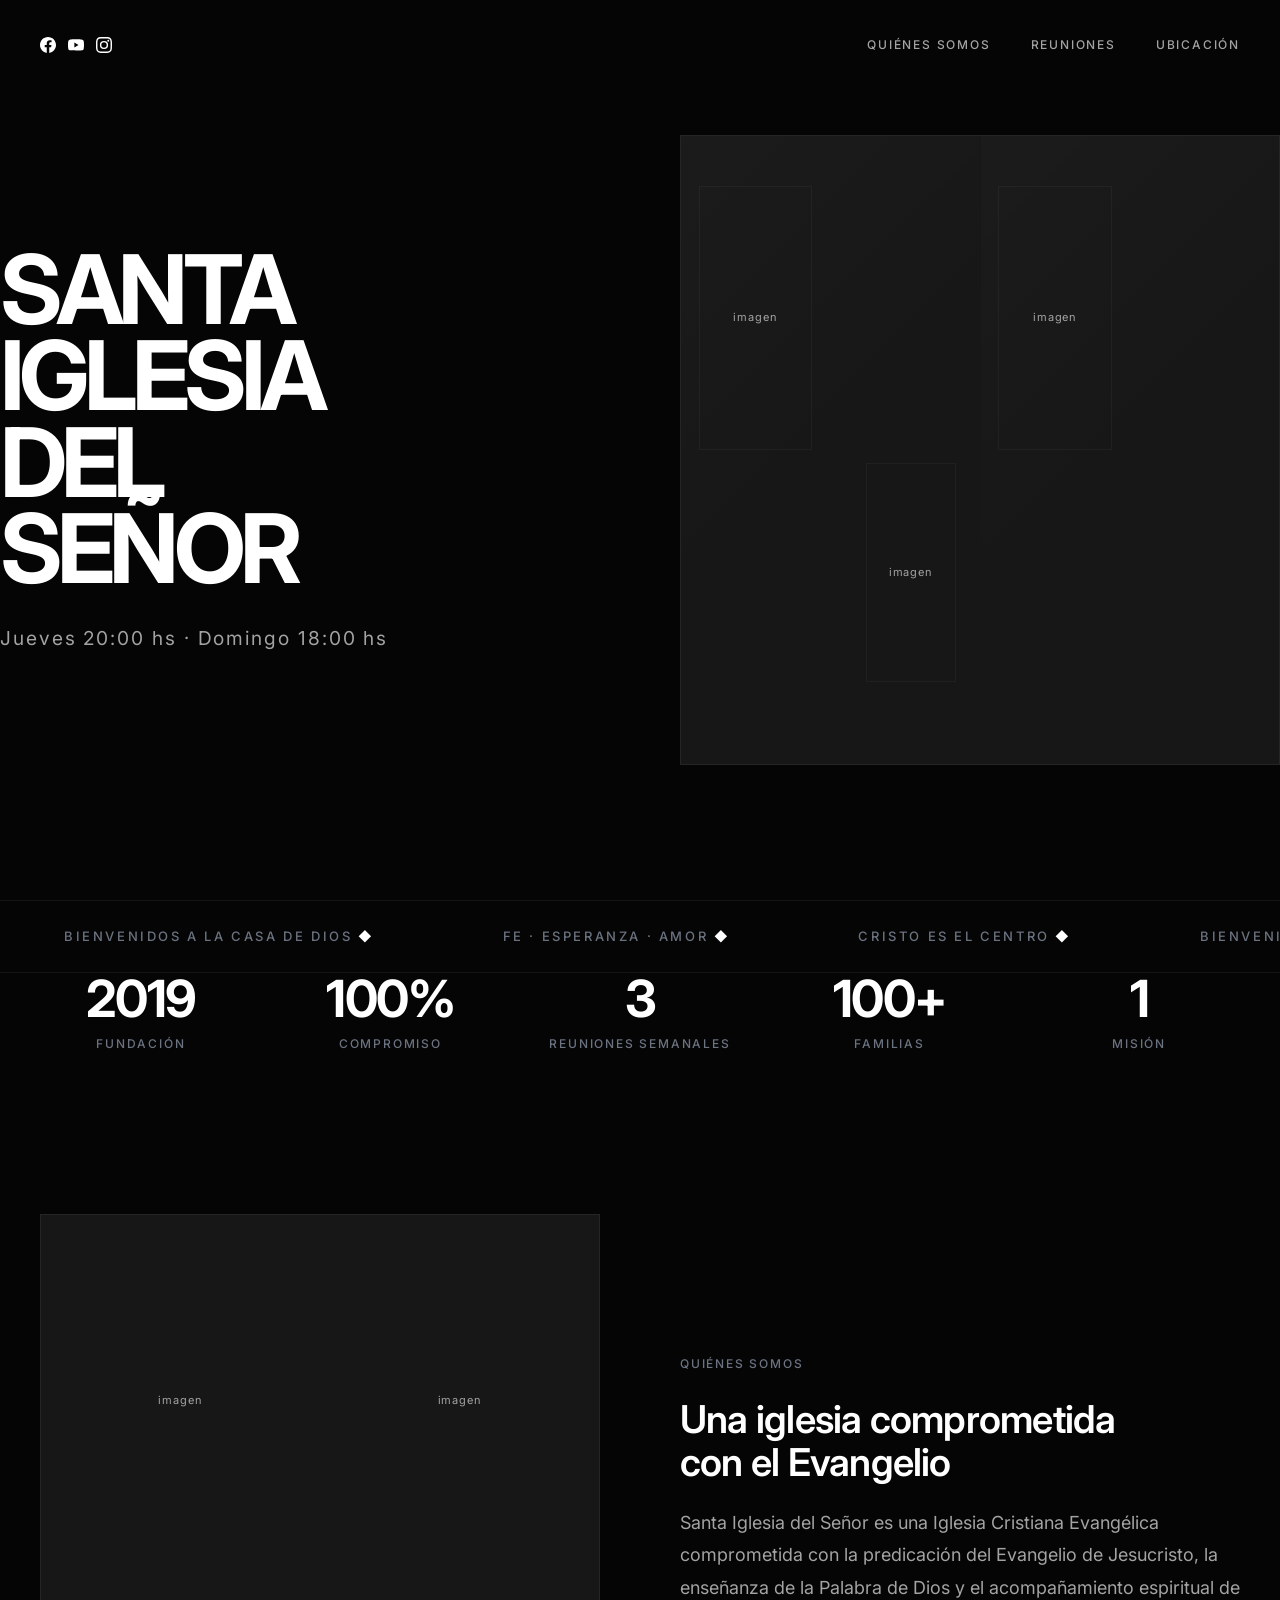
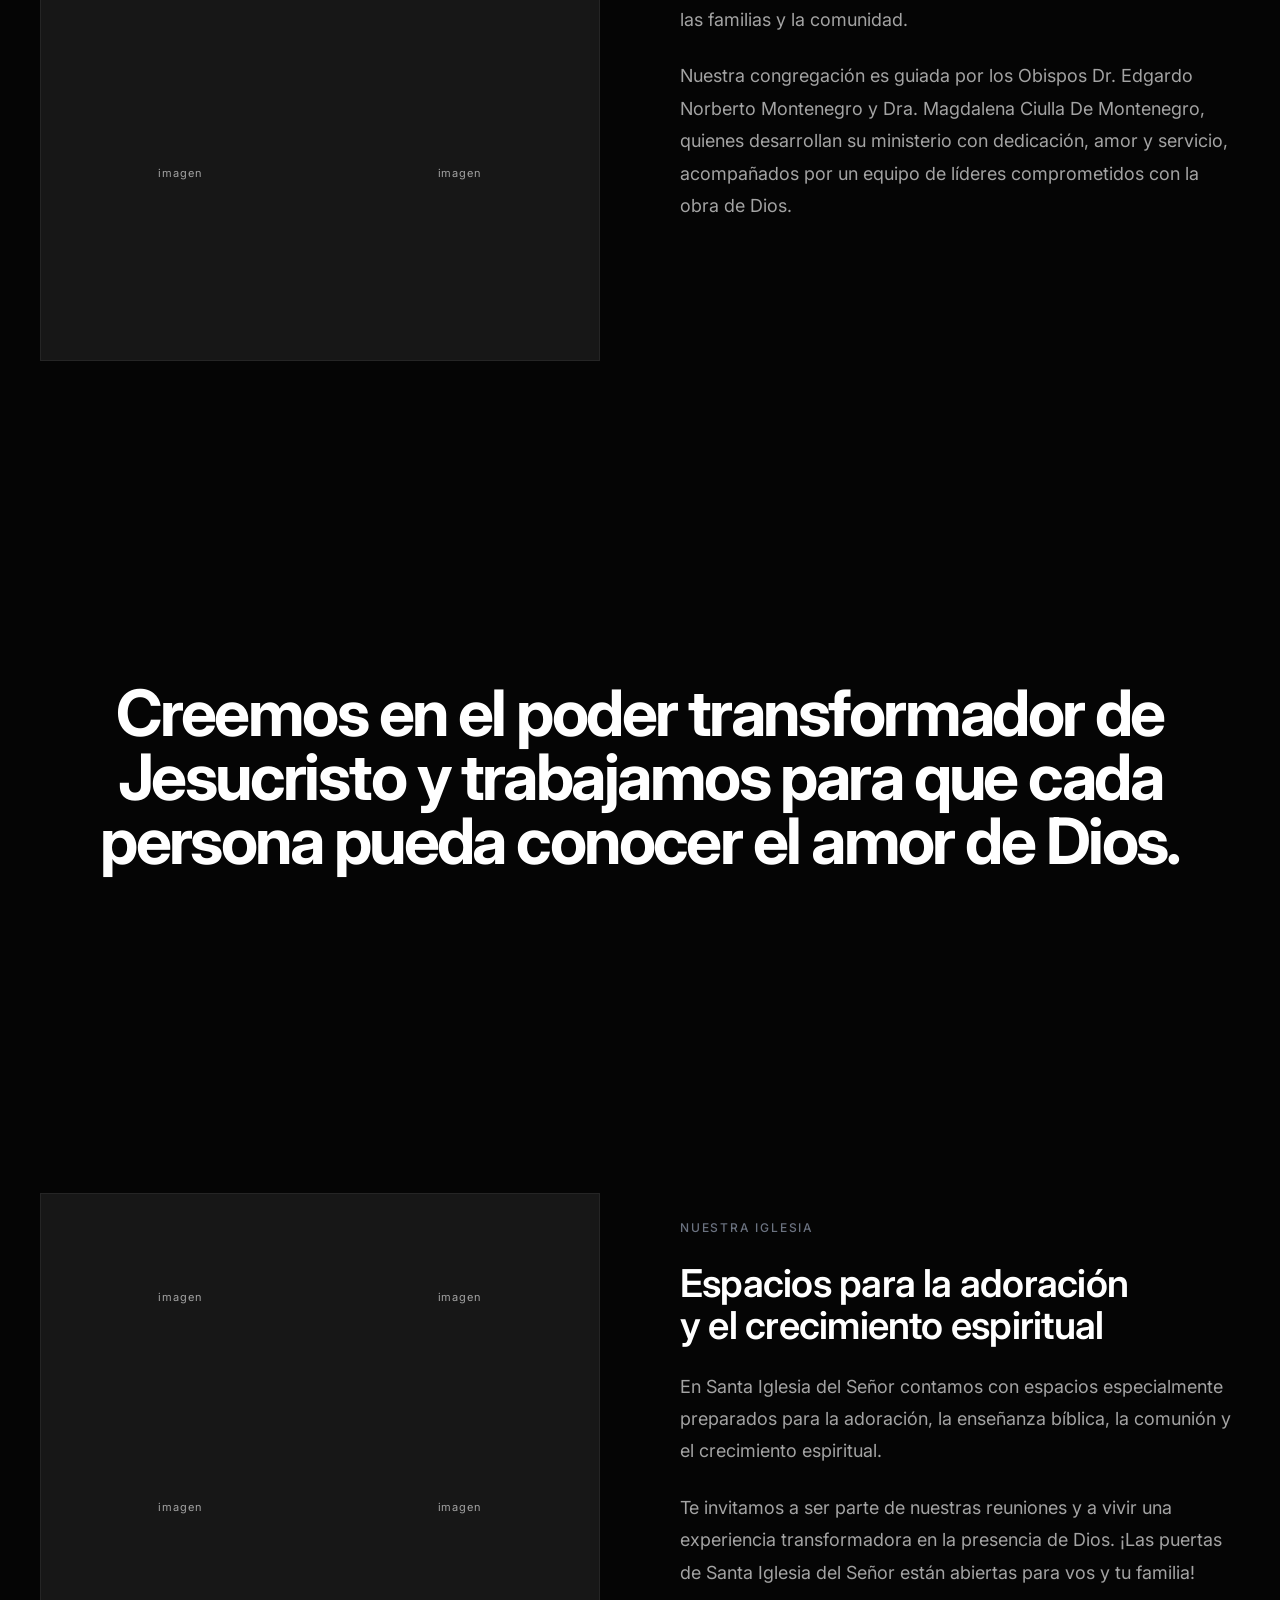
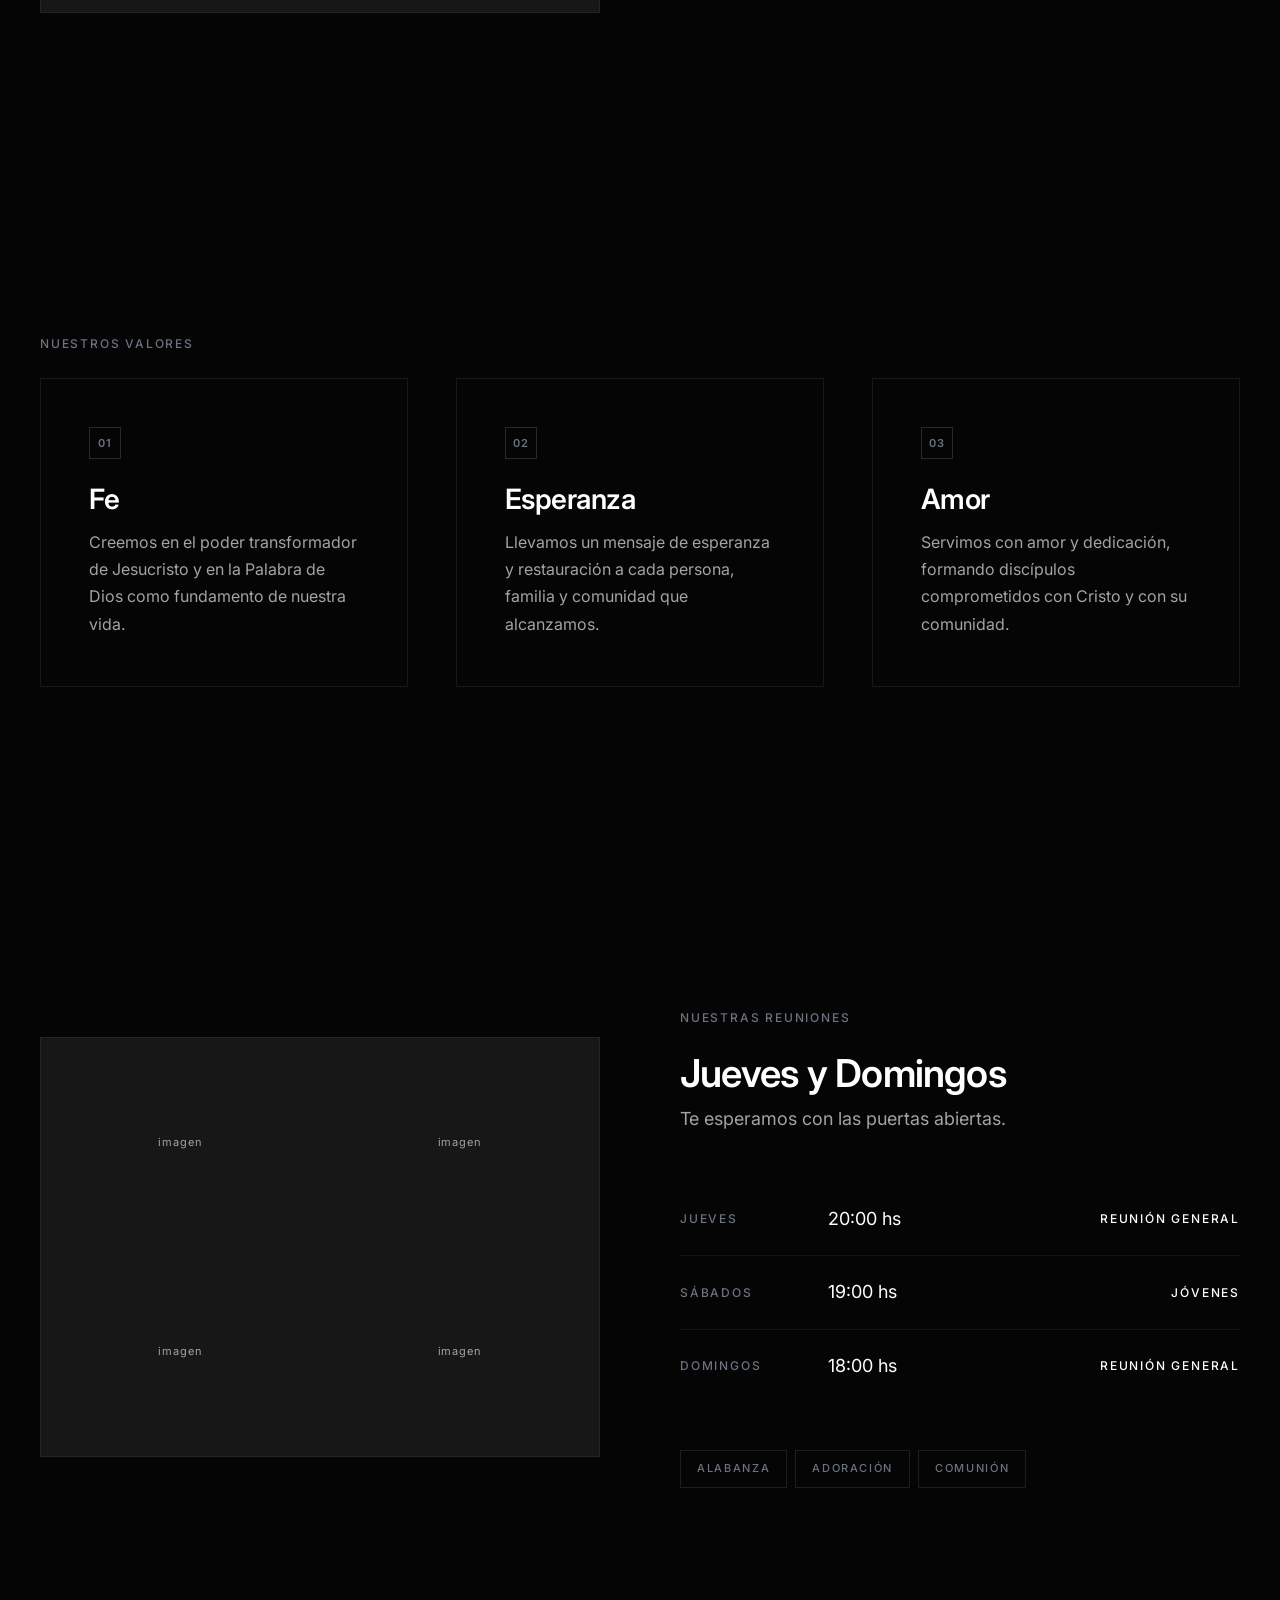
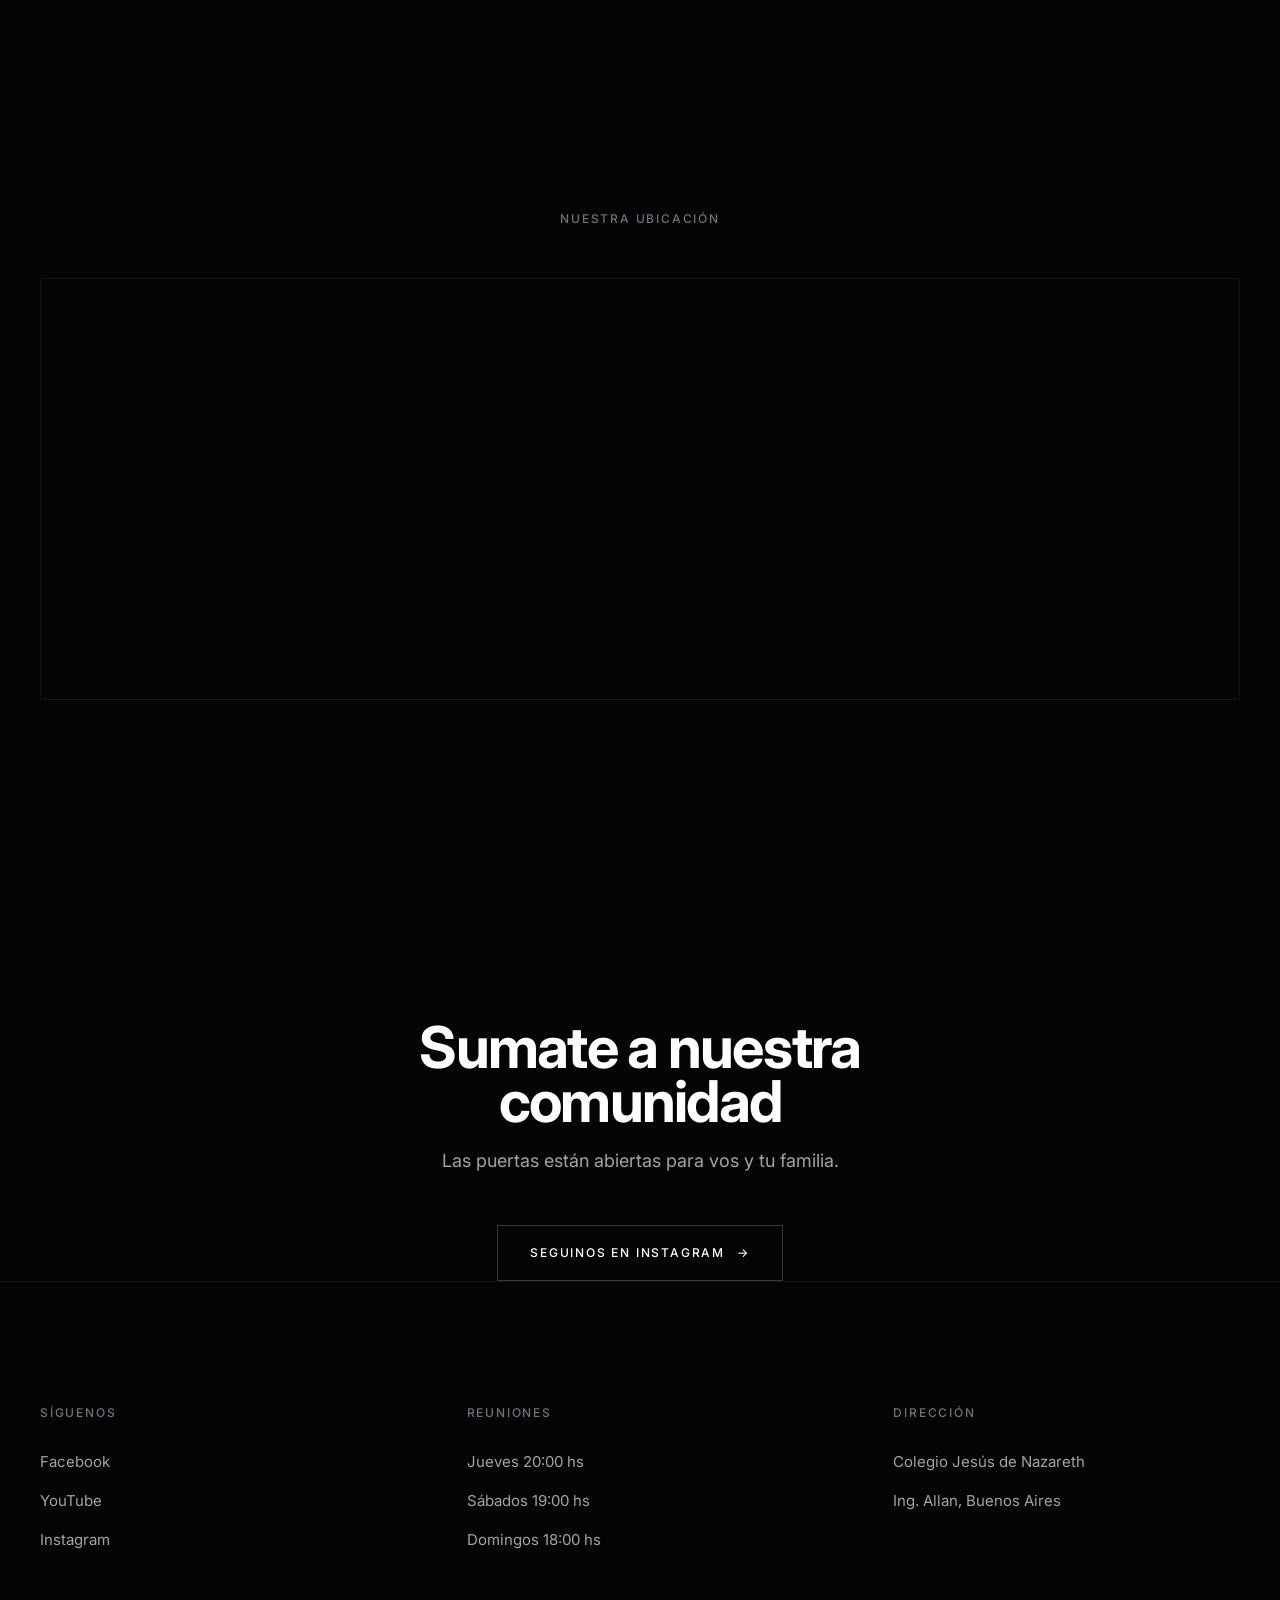
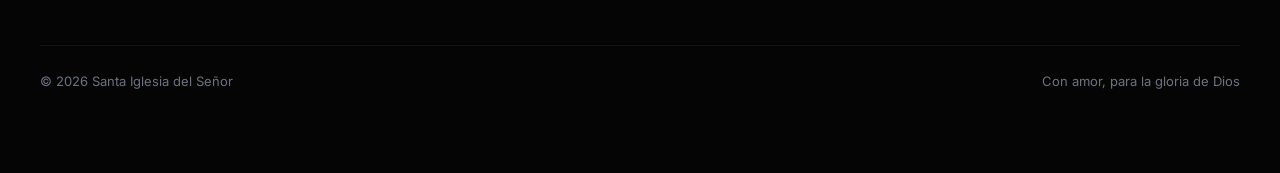
<file: index.html>
<!DOCTYPE html>
<html lang="es">
<head>
  <meta charset="UTF-8">
  <meta name="viewport" content="width=device-width, initial-scale=1.0">
  <title>Santa Iglesia del Señor</title>
  <meta name="description" content="Te esperamos con las puertas abiertas. Jueves 20hs, Sábado 19hs, Domingo 18hs.">
  <link rel="preconnect" href="https://fonts.googleapis.com">
  <link rel="preconnect" href="https://fonts.gstatic.com" crossorigin>
  <link href="https://fonts.googleapis.com/css2?family=Inter:wght@300;400;500;600;700;800&display=swap" rel="stylesheet">
  <style>
    *, *::before, *::after { margin: 0; padding: 0; box-sizing: border-box; }

    :root {
      --bg: #050505;
      --bg-secondary: #0F0F0F;
      --surface: #171717;
      --border: #242424;
      --text: #FFFFFF;
      --text-secondary: #A3A3A3;
      --text-muted: #6B7280;
      --accent: #F5F5F5;
    }

    html { -webkit-font-smoothing: antialiased; -moz-osx-font-smoothing: grayscale; background: var(--bg); }
    body {
      font-family: 'Inter', system-ui, sans-serif;
      background: var(--bg);
      color: var(--text);
      font-size: 18px;
      font-weight: 400;
      line-height: 1.8;
      overflow-x: hidden;
    }

    ::selection { background: var(--text); color: var(--bg); }

    /* ─── Loader ─── */
    .loader {
      position: fixed; z-index: 200; inset: 0;
      background: var(--bg);
      display: grid; place-items: center;
      transition: opacity 0.8s ease, visibility 0.8s ease;
    }
    .loader.hidden { opacity: 0; visibility: hidden; pointer-events: none; }
    .loader-inner { display: flex; align-items: center; gap: 2px; }
    .loader-bar {
      width: 2px; height: 40px;
      background: var(--text);
      opacity: 0.3;
    }
    .loader-bar.active { opacity: 1; }

    /* ─── Page ─── */
    .page { opacity: 0; transition: opacity 0.8s ease; }
    .page.visible { opacity: 1; }

    /* ─── Navigation ─── */
    .nav-wrap {
      position: fixed; top: 0; left: 0; right: 0; z-index: 100;
      height: 90px;
      transition: background 0.4s ease, backdrop-filter 0.4s ease;
      display: flex; align-items: center;
    }
    .nav-wrap.scrolled {
      background: var(--bg);
      backdrop-filter: none;
    }
    .nav {
      max-width: 1600px; margin: 0 auto; padding: 0 40px;
      width: 100%;
      display: flex; justify-content: space-between; align-items: center;
    }
    .nav-logo {
      font-size: 14px; font-weight: 600; letter-spacing: 0.15em;
      text-transform: uppercase; color: var(--text);
      text-decoration: none;
    }
    .nav-links { display: flex; gap: 40px; }
    .nav-links a {
      font-size: 12px; font-weight: 500; letter-spacing: 0.15em;
      text-transform: uppercase; color: var(--text-secondary);
      text-decoration: none;
      transition: color 0.3s ease;
      position: relative;
    }
    .nav-links a::after {
      content: '';
      position: absolute; bottom: -4px; left: 0;
      width: 0; height: 1px;
      background: var(--text);
      transition: width 0.4s ease;
    }
    .nav-links a:hover { color: var(--text); }
    .nav-links a:hover::after { width: 100%; }

    /* ─── Layout ─── */
    .container { max-width: 1600px; margin: 0 auto; padding: 0 40px; }
    .content-narrow { max-width: 720px; margin: 0 auto; }

    /* ─── Hero ─── */
    .hero {
      min-height: 100vh;
      display: grid;
      grid-template-columns: 1fr 1fr;
      align-items: center;
      gap: 80px;
      padding: 120px 0;
    }
    .hero-content {
      opacity: 0; transform: translateY(60px);
      animation: heroFade 1.2s ease-out forwards;
      animation-delay: 0.2s;
    }
    .hero-content .line {
      display: block;
      font-size: clamp(48px, 7.5vw, 120px);
      font-weight: 700;
      line-height: 0.9;
      letter-spacing: -0.06em;
      color: var(--text);
    }
    .hero-content .line:nth-child(2) { animation-delay: 0.32s; }
    .hero-content .line:nth-child(3) { animation-delay: 0.44s; }
    .hero-content .line:nth-child(4) { animation-delay: 0.56s; }
    .hero-content .line:nth-child(5) { animation-delay: 0.68s; }

    .hero-visual {
      position: relative;
      height: 70vh;
      min-height: 500px;
      background: var(--surface);
      border: 1px solid rgba(255,255,255,0.06);
      overflow: hidden;
      opacity: 0; transform: translateY(60px);
      animation: heroFade 1.2s ease-out forwards;
      animation-delay: 0.4s;
    }
    .hero-visual-inner {
      position: absolute; inset: 0;
      display: grid;
      grid-template-columns: 1fr 1fr;
      gap: 1px;
    }
    .hero-visual-inner > div {
      background: var(--surface);
      position: relative;
      overflow: hidden;
    }
    .hero-visual-inner > div::after {
      content: '';
      position: absolute; inset: 0;
      background: linear-gradient(135deg, rgba(255,255,255,0.02) 0%, transparent 50%);
    }
    .hero-visual .block {
      position: absolute;
      border: 1px solid rgba(255,255,255,0.04);
    }
    .hero-visual .block:nth-child(1) { top: 8%; left: 6%; width: 38%; height: 42%; }
    .hero-visual .block:nth-child(2) { top: 52%; right: 8%; width: 30%; height: 35%; }
    .hero-visual .block:nth-child(3) { bottom: 6%; left: 10%; width: 45%; height: 28%; }

    @keyframes heroFade {
      to { opacity: 1; transform: translateY(0); }
    }

    /* ─── Marquee ─── */
    .marquee {
      overflow: hidden;
      border-top: 1px solid rgba(255,255,255,0.06);
      border-bottom: 1px solid rgba(255,255,255,0.06);
      padding: 24px 0;
    }
    .marquee-track {
      display: flex; width: max-content;
      animation: marqueeScroll 40s linear infinite;
    }
    .marquee-track:hover { animation-play-state: paused; }
    .marquee-item {
      font-size: 13px; font-weight: 500; letter-spacing: 0.2em;
      text-transform: uppercase; color: var(--text-muted);
      white-space: nowrap; padding: 0 64px;
    }
    .marquee-item span { color: var(--text); }
    @keyframes marqueeScroll {
      from { transform: translateX(0); }
      to { transform: translateX(-50%); }
    }

    /* ─── Section ─── */
    section { padding: 160px 0; }
    section:last-of-type { padding-bottom: 0; }

    .section-label {
      font-size: 12px; font-weight: 500; letter-spacing: 0.15em;
      text-transform: uppercase; color: var(--text-muted);
      margin-bottom: 24px;
    }

    .heading-lg {
      font-size: clamp(36px, 4.5vw, 72px);
      font-weight: 700;
      line-height: 0.95;
      letter-spacing: -0.03em;
      color: var(--text);
    }
    .heading-md {
      font-size: clamp(28px, 3vw, 48px);
      font-weight: 600;
      line-height: 1.1;
      letter-spacing: -0.02em;
      color: var(--text);
    }
    .heading-card {
      font-size: 28px;
      font-weight: 600;
      line-height: 1.2;
      letter-spacing: -0.02em;
    }

    /* ─── Split Section ─── */
    .split {
      display: grid;
      grid-template-columns: 1fr 1fr;
      gap: 80px;
      align-items: center;
    }
    .split.reverse { direction: rtl; }
    .split.reverse > * { direction: ltr; }

    .split-visual {
      position: relative;
      width: 100%;
      background: var(--surface);
      border: 1px solid rgba(255,255,255,0.06);
      overflow: hidden;
      opacity: 0; transform: translateY(40px);
      transition: opacity 1s ease, transform 1s ease;
    }
    .split-visual.reveal { opacity: 1; transform: translateY(0); }
    .split-visual.portrait { aspect-ratio: 3 / 4; }
    .split-visual.landscape { aspect-ratio: 4 / 3; }

    .split-visual .abstract {
      position: absolute; inset: 0;
      display: grid;
      grid-template-columns: 1fr 1fr;
      gap: 1px;
    }
    .split-visual .abstract > div { background: var(--surface); }

    .split-text {
      opacity: 0; transform: translateY(40px);
      transition: opacity 1s ease, transform 1s ease;
    }
    .split-text.reveal { opacity: 1; transform: translateY(0); }
    .split-text p { color: var(--text-secondary); }
    .split-text p + p { margin-top: 24px; }
    .split-text .heading-md { margin-bottom: 24px; color: var(--text); }

    /* ─── Stats ─── */
    .stats-grid {
      display: grid;
      grid-template-columns: repeat(5, 1fr);
      gap: 48px;
    }
    .stat {
      text-align: center;
      opacity: 0; transform: translateY(30px);
      transition: opacity 0.6s ease, transform 0.6s ease;
    }
    .stat.reveal { opacity: 1; transform: translateY(0); }
    .stat-number {
      font-size: clamp(36px, 4vw, 64px);
      font-weight: 700;
      line-height: 1;
      letter-spacing: -0.03em;
      color: var(--text);
      margin-bottom: 8px;
    }
    .stat-label {
      font-size: 12px; font-weight: 500; letter-spacing: 0.15em;
      text-transform: uppercase; color: var(--text-muted);
    }

    /* ─── Thesis ─── */
    .thesis {
      text-align: center;
      max-width: 800px;
      margin: 0 auto;
    }
    .thesis .heading-lg { margin-bottom: 32px; }
    .thesis p {
      color: var(--text-secondary);
      font-size: 18px;
      line-height: 1.8;
    }

    /* ─── Philosophy ─── */
    .philosophy {
      text-align: center;
      padding: 160px 0;
    }
    .philosophy .statement {
      font-size: clamp(36px, 5vw, 80px);
      font-weight: 700;
      line-height: 1.0;
      letter-spacing: -0.04em;
      color: var(--text);
      max-width: 1100px;
      margin: 0 auto;
    }

    /* ─── Cards Grid ─── */
    .card-grid {
      display: grid;
      grid-template-columns: repeat(3, 1fr);
      gap: 48px;
    }
    .card {
      border: 1px solid rgba(255,255,255,0.08);
      padding: 48px;
      transition: border-color 0.3s ease, transform 0.3s ease;
      opacity: 0; transform: translateY(30px);
    }
    .card.reveal { opacity: 1; transform: translateY(0); }
    .card:hover {
      border-color: rgba(255,255,255,0.2);
      transform: translateY(-4px);
    }
    .card-icon {
      width: 32px; height: 32px;
      border: 1px solid rgba(255,255,255,0.15);
      display: flex; align-items: center; justify-content: center;
      margin-bottom: 24px;
      font-size: 11px; font-weight: 600; letter-spacing: 0.1em;
      color: var(--text-muted);
    }
    .card h3 { font-size: 28px; font-weight: 600; line-height: 1.2; letter-spacing: -0.02em; margin-bottom: 12px; color: var(--text); }
    .card p { font-size: 16px; color: var(--text-secondary); line-height: 1.7; }

    /* ─── Schedule ─── */
    .schedule-list { margin-top: 48px; }
    .schedule-item {
      display: flex;
      align-items: center;
      padding: 20px 0;
      border-bottom: 1px solid rgba(255,255,255,0.06);
      gap: 48px;
      opacity: 0; transform: translateX(-20px);
      transition: opacity 0.6s ease, transform 0.6s ease;
    }
    .schedule-item.reveal { opacity: 1; transform: translateX(0); }
    .schedule-item:last-child { border-bottom: none; }
    .schedule-item:hover { border-bottom-color: rgba(255,255,255,0.15); }
    .schedule-day {
      font-size: 12px; font-weight: 500; letter-spacing: 0.15em;
      text-transform: uppercase; color: var(--text-muted);
      min-width: 100px;
    }
    .schedule-time { font-size: 18px; color: var(--text); }
    .schedule-desc {
      margin-left: auto;
      font-size: 12px; font-weight: 500; letter-spacing: 0.15em;
      text-transform: uppercase; color: var(--text);
      transition: opacity 0.3s ease;
    }
    .schedule-item:hover .schedule-desc { opacity: 0.6; }

    /* ─── Tags ─── */
    .tag-group { display: flex; gap: 8px; margin-top: 48px; }
    .tag {
      font-size: 11px; font-weight: 500; letter-spacing: 0.15em;
      text-transform: uppercase; color: var(--text-muted);
      border: 1px solid rgba(255,255,255,0.1);
      padding: 8px 16px;
      transition: border-color 0.3s ease, color 0.3s ease;
    }
    .tag:hover { border-color: rgba(255,255,255,0.3); color: var(--text); }

    /* ─── Map ─── */
    .map-section { text-align: center; }
    .map-frame {
      margin-top: 48px;
      border: 1px solid rgba(255,255,255,0.06);
      overflow: hidden;
      opacity: 0; transform: translateY(30px);
      transition: opacity 0.8s ease, transform 0.8s ease;
    }
    .map-frame.reveal { opacity: 1; transform: translateY(0); }
    .map-frame iframe {
      display: block; width: 100%; height: 420px; border: 0;
      filter: invert(1) hue-rotate(180deg) saturate(0.2) brightness(0.85);
    }

    /* ─── CTA ─── */
    .cta-section {
      text-align: center;
      padding: 160px 0;
    }
    .cta-section .heading-lg { margin-bottom: 16px; }
    .cta-section p { color: var(--text-secondary); margin-bottom: 48px; }

    .btn {
      display: inline-flex;
      align-items: center;
      gap: 12px;
      font-size: 12px; font-weight: 500; letter-spacing: 0.15em;
      text-transform: uppercase;
      padding: 16px 32px;
      text-decoration: none;
      border: 1px solid rgba(255,255,255,0.2);
      color: var(--text);
      transition: background 0.3s ease, border-color 0.3s ease;
      background: transparent;
    }
    .btn::after { content: '→'; transition: transform 0.3s ease; }
    .btn:hover { background: var(--text); color: var(--bg); border-color: var(--text); }
    .btn:hover::after { transform: translateX(4px); }

    /* ─── Footer ─── */
    footer {
      padding: 120px 0 80px;
      border-top: 1px solid rgba(255,255,255,0.06);
    }
    .footer-grid {
      display: grid;
      grid-template-columns: 1fr 1fr 1fr;
      gap: 80px;
    }
    .footer-col h4 {
      font-size: 12px; font-weight: 500; letter-spacing: 0.15em;
      text-transform: uppercase; color: var(--text-muted);
      margin-bottom: 24px;
    }
    .footer-col a {
      display: block;
      font-size: 15px; color: var(--text-secondary);
      text-decoration: none;
      margin-bottom: 12px;
      transition: color 0.3s ease;
    }
    .footer-col a:hover { color: var(--text); }
    .footer-bottom {
      margin-top: 80px;
      padding-top: 24px;
      border-top: 1px solid rgba(255,255,255,0.06);
      display: flex; justify-content: space-between;
      font-size: 13px; color: var(--text-muted);
    }

    /* ─── Responsive ─── */
    @media (max-width: 1200px) {
      .stats-grid { grid-template-columns: repeat(3, 1fr); }
    }
    @media (max-width: 900px) {
      .hero { grid-template-columns: 1fr; gap: 60px; padding: 120px 0 80px; min-height: auto; }
      .hero-content .line { font-size: clamp(36px, 8vw, 64px); }
      .hero-visual { height: 50vh; min-height: 300px; }
      .split { grid-template-columns: 1fr; gap: 48px; }
      .split.reverse { direction: ltr; }
      .card-grid { grid-template-columns: 1fr; }
      .stats-grid { grid-template-columns: repeat(2, 1fr); }
      .footer-grid { grid-template-columns: 1fr; gap: 48px; }
      section { padding: 100px 0; }
      .nav { padding: 0 24px; }
      .container { padding: 0 24px; }
    }
    @media (max-width: 540px) {
      .hero-content .line { font-size: 40px; }
      .heading-lg { font-size: 36px; }
      .heading-md { font-size: 28px; }
      body { font-size: 16px; }
      section { padding: 80px 0; }
      .container { padding: 0 20px; }
      .nav { padding: 0 20px; }
      .stats-grid { grid-template-columns: 1fr; }
      .schedule-item { flex-wrap: wrap; gap: 8px; }
      .schedule-desc { margin-left: 0; }
      .footer-bottom { flex-direction: column; gap: 8px; }
    }
  </style>
</head>
<body>

  <!-- Loader -->
  <div class="loader" id="loader">
    <div class="loader-inner" id="loaderBars"></div>
  </div>

  <!-- Nav -->
  <div class="nav-wrap" id="navWrap">
    <nav class="nav">
      <div class="nav-logo" style="display:flex;align-items:center;gap:12px">
        <a href="https://www.facebook.com/MinisterioSantaIglesia" target="_blank" style="color:var(--text);display:flex" aria-label="Facebook">
          <svg viewBox="0 0 24 24" width="16" height="16" fill="currentColor"><path d="M24 12.073c0-6.627-5.373-12-12-12s-12 5.373-12 12c0 5.99 4.388 10.954 10.125 11.854v-8.385H7.078v-3.47h3.047V9.43c0-3.007 1.792-4.669 4.533-4.669 1.312 0 2.686.235 2.686.235v2.953H15.83c-1.491 0-1.956.925-1.956 1.874v2.25h3.328l-.532 3.47h-2.796v8.385C19.612 23.027 24 18.062 24 12.073z"/></svg>
        </a>
        <a href="https://www.youtube.com/@sids2025" target="_blank" style="color:var(--text);display:flex" aria-label="YouTube">
          <svg viewBox="0 0 24 24" width="16" height="16" fill="currentColor"><path d="M23.498 6.186a3.016 3.016 0 0 0-2.122-2.136C19.505 3.545 12 3.545 12 3.545s-7.505 0-9.377.505A3.017 3.017 0 0 0 .502 6.186C0 8.07 0 12 0 12s0 3.93.502 5.814a3.016 3.016 0 0 0 2.122 2.136c1.871.505 9.376.505 9.376.505s7.505 0 9.377-.505a3.015 3.015 0 0 0 2.122-2.136C24 15.93 24 12 24 12s0-3.93-.502-5.814zM9.545 15.568V8.432L15.818 12l-6.273 3.568z"/></svg>
        </a>
        <a href="https://www.instagram.com/sids_iglesia/" target="_blank" style="color:var(--text);display:flex" aria-label="Instagram">
          <svg viewBox="0 0 24 24" width="16" height="16" fill="currentColor"><path d="M12 2.163c3.204 0 3.584.012 4.85.07 3.252.148 4.771 1.691 4.919 4.919.058 1.265.069 1.645.069 4.849 0 3.205-.012 3.584-.069 4.849-.149 3.225-1.664 4.771-4.919 4.919-1.266.058-1.644.07-4.85.07-3.204 0-3.584-.012-4.849-.07-3.26-.149-4.771-1.699-4.919-4.92-.058-1.265-.07-1.644-.07-4.849 0-3.204.013-3.583.07-4.849.149-3.227 1.664-4.771 4.919-4.919 1.266-.057 1.645-.069 4.849-.069zM12 0C8.741 0 8.333.014 7.053.072 2.695.272.273 2.69.073 7.052.014 8.333 0 8.741 0 12c0 3.259.014 3.668.072 4.948.2 4.358 2.618 6.78 6.98 6.98C8.333 23.986 8.741 24 12 24c3.259 0 3.668-.014 4.948-.072 4.354-.2 6.782-2.618 6.979-6.98.059-1.28.073-1.689.073-4.948 0-3.259-.014-3.667-.072-4.947-.196-4.354-2.617-6.78-6.979-6.98C15.668.014 15.259 0 12 0zm0 5.838a6.162 6.162 0 1 0 0 12.324 6.162 6.162 0 0 0 0-12.324zM12 16a4 4 0 1 1 0-8 4 4 0 0 1 0 8zm6.406-11.845a1.44 1.44 0 1 0 0 2.881 1.44 1.44 0 0 0 0-2.881z"/></svg>
        </a>
      </div>
      <div class="nav-links">
        <a href="#about">Quiénes Somos</a>
        <a href="#reuniones">Reuniones</a>
        <a href="#ubicacion">Ubicación</a>
      </div>
    </nav>
  </div>

  <!-- Page -->
  <div class="page" id="page">

    <!-- Hero -->
    <section class="hero container" id="hero">
      <div class="hero-content">
        <span class="line" style="opacity:0;animation:heroFade 1.2s ease-out forwards;animation-delay:0.2s">SANTA</span>
        <span class="line" style="opacity:0;animation:heroFade 1.2s ease-out forwards;animation-delay:0.32s">IGLESIA</span>
        <span class="line" style="opacity:0;animation:heroFade 1.2s ease-out forwards;animation-delay:0.44s">DEL</span>
        <span class="line" style="opacity:0;animation:heroFade 1.2s ease-out forwards;animation-delay:0.56s">SEÑOR</span>
        <span class="line" style="opacity:0;animation:heroFade 1.2s ease-out forwards;animation-delay:0.68s;font-size:clamp(14px,1.5vw,24px);font-weight:400;letter-spacing:0.1em;color:var(--text-secondary);margin-top:32px;line-height:1.6">Jueves 20:00 hs · Domingo 18:00 hs</span>
      </div>
      <div class="hero-visual">
        <div class="hero-visual-inner">
          <div style="grid-column:1">
            <div class="block" style="display:flex;align-items:center;justify-content:center;color:var(--text-secondary);font-size:11px;letter-spacing:0.08em">imagen</div>
            <div class="block" style="display:flex;align-items:center;justify-content:center;color:var(--text-secondary);font-size:11px;letter-spacing:0.08em">imagen</div>
          </div>
          <div style="grid-column:2">
            <div class="block" style="display:flex;align-items:center;justify-content:center;color:var(--text-secondary);font-size:11px;letter-spacing:0.08em">imagen</div>
          </div>
        </div>
      </div>
    </section>

    <!-- Marquee -->
    <div class="marquee">
      <div class="marquee-track">
        <span class="marquee-item">Bienvenidos a la casa de Dios <span>◆</span></span>
        <span class="marquee-item">Fe · Esperanza · Amor <span>◆</span></span>
        <span class="marquee-item">Cristo es el centro <span>◆</span></span>
        <span class="marquee-item">Bienvenidos a la casa de Dios <span>◆</span></span>
        <span class="marquee-item">Fe · Esperanza · Amor <span>◆</span></span>
        <span class="marquee-item">Cristo es el centro <span>◆</span></span>
      </div>
    </div>

    <!-- Stats -->
    <section class="container">
      <div class="stats-grid">
        <div class="stat"><div class="stat-number" data-count="2019">0</div><div class="stat-label">Fundación</div></div>
        <div class="stat"><div class="stat-number" data-count="100">0%</div><div class="stat-label">Compromiso</div></div>
        <div class="stat"><div class="stat-number" data-count="3">0</div><div class="stat-label">Reuniones Semanales</div></div>
        <div class="stat"><div class="stat-number" data-count="100">0+</div><div class="stat-label">Familias</div></div>
        <div class="stat"><div class="stat-number" data-count="1">0</div><div class="stat-label">Misión</div></div>
      </div>
    </section>

    <!-- Quiénes Somos -->
    <section id="about">
      <div class="container">
        <div class="split reverse">
          <div class="split-text">
            <div class="section-label">Quiénes Somos</div>
            <h2 class="heading-md">Una iglesia comprometida<br>con el Evangelio</h2>
            <p>Santa Iglesia del Señor es una Iglesia Cristiana Evangélica comprometida con la predicación del Evangelio de Jesucristo, la enseñanza de la Palabra de Dios y el acompañamiento espiritual de las familias y la comunidad.</p>
            <p>Nuestra congregación es guiada por los Obispos Dr. Edgardo Norberto Montenegro y Dra. Magdalena Ciulla De Montenegro, quienes desarrollan su ministerio con dedicación, amor y servicio, acompañados por un equipo de líderes comprometidos con la obra de Dios.</p>
          </div>
          <div class="split-visual portrait">
            <div class="abstract">
              <div style="display:flex;align-items:center;justify-content:center;color:var(--text-secondary);font-size:11px;letter-spacing:0.08em">imagen</div><div style="display:flex;align-items:center;justify-content:center;color:var(--text-secondary);font-size:11px;letter-spacing:0.08em">imagen</div>
              <div style="display:flex;align-items:center;justify-content:center;color:var(--text-secondary);font-size:11px;letter-spacing:0.08em">imagen</div><div style="display:flex;align-items:center;justify-content:center;color:var(--text-secondary);font-size:11px;letter-spacing:0.08em">imagen</div>
            </div>
          </div>
        </div>
      </div>
    </section>

    <!-- Philosophy -->
    <div class="philosophy container">
      <p class="statement">Creemos en el poder transformador de Jesucristo y trabajamos para que cada persona pueda conocer el amor de Dios.</p>
    </div>

    <!-- Obispo section -->
    <section>
      <div class="container">
        <div class="split">
          <div class="split-visual landscape">
            <div class="abstract">
              <div style="display:flex;align-items:center;justify-content:center;color:var(--text-secondary);font-size:11px;letter-spacing:0.08em">imagen</div><div style="display:flex;align-items:center;justify-content:center;color:var(--text-secondary);font-size:11px;letter-spacing:0.08em">imagen</div>
              <div style="display:flex;align-items:center;justify-content:center;color:var(--text-secondary);font-size:11px;letter-spacing:0.08em">imagen</div><div style="display:flex;align-items:center;justify-content:center;color:var(--text-secondary);font-size:11px;letter-spacing:0.08em">imagen</div>
            </div>
          </div>
          <div class="split-text">
            <div class="section-label">Nuestra Iglesia</div>
            <h2 class="heading-md">Espacios para la adoración<br>y el crecimiento espiritual</h2>
            <p>En Santa Iglesia del Señor contamos con espacios especialmente preparados para la adoración, la enseñanza bíblica, la comunión y el crecimiento espiritual.</p>
            <p>Te invitamos a ser parte de nuestras reuniones y a vivir una experiencia transformadora en la presencia de Dios. ¡Las puertas de Santa Iglesia del Señor están abiertas para vos y tu familia!</p>
          </div>
        </div>
      </div>
    </section>

    <!-- Cards / Valores -->
    <section>
      <div class="container">
        <div class="section-label">Nuestros Valores</div>
        <div class="card-grid">
          <div class="card">
            <div class="card-icon">01</div>
            <h3>Fe</h3>
            <p>Creemos en el poder transformador de Jesucristo y en la Palabra de Dios como fundamento de nuestra vida.</p>
          </div>
          <div class="card">
            <div class="card-icon">02</div>
            <h3>Esperanza</h3>
            <p>Llevamos un mensaje de esperanza y restauración a cada persona, familia y comunidad que alcanzamos.</p>
          </div>
          <div class="card">
            <div class="card-icon">03</div>
            <h3>Amor</h3>
            <p>Servimos con amor y dedicación, formando discípulos comprometidos con Cristo y con su comunidad.</p>
          </div>
        </div>
      </div>
    </section>

    <!-- Reuniones -->
    <section id="reuniones">
      <div class="container">
        <div class="split">
          <div class="split-visual landscape">
            <div class="abstract">
              <div style="display:flex;align-items:center;justify-content:center;color:var(--text-secondary);font-size:11px;letter-spacing:0.08em">imagen</div><div style="display:flex;align-items:center;justify-content:center;color:var(--text-secondary);font-size:11px;letter-spacing:0.08em">imagen</div>
              <div style="display:flex;align-items:center;justify-content:center;color:var(--text-secondary);font-size:11px;letter-spacing:0.08em">imagen</div><div style="display:flex;align-items:center;justify-content:center;color:var(--text-secondary);font-size:11px;letter-spacing:0.08em">imagen</div>
            </div>
          </div>
          <div>
            <div class="section-label">Nuestras Reuniones</div>
            <h2 class="heading-md" style="margin-bottom:8px">Jueves y Domingos</h2>
            <p style="color:var(--text-secondary);margin-bottom:0">Te esperamos con las puertas abiertas.</p>
            <div class="schedule-list">
              <div class="schedule-item">
                <span class="schedule-day">Jueves</span>
                <span class="schedule-time">20:00 hs</span>
                <span class="schedule-desc">Reunión General</span>
              </div>
              <div class="schedule-item">
                <span class="schedule-day">Sábados</span>
                <span class="schedule-time">19:00 hs</span>
                <span class="schedule-desc">Jóvenes</span>
              </div>
              <div class="schedule-item">
                <span class="schedule-day">Domingos</span>
                <span class="schedule-time">18:00 hs</span>
                <span class="schedule-desc">Reunión General</span>
              </div>
            </div>
            <div class="tag-group">
              <span class="tag">Alabanza</span>
              <span class="tag">Adoración</span>
              <span class="tag">Comunión</span>
            </div>
          </div>
        </div>
      </div>
    </section>

    <!-- Ubicación -->
    <section id="ubicacion" class="map-section">
      <div class="container">
        <div class="section-label">Nuestra Ubicación</div>
        <div class="map-frame">
          <iframe src="https://www.google.com/maps/embed?pb=!1m18!1m12!1m3!1d204.60280482687168!2d-58.190065407558976!3d-34.86514946029389!2m3!1f0!2f0!3f0!3m2!1i1024!2i768!4f13.1!3m3!1m2!1s0x95a2d78a02f43253%3A0xf118fbba9ff02ca!2sColegio%20Jes%C3%BAs%20de%20Nazareth!5e0!3m2!1ses!2sar!4v1780336542615!5m2!1ses!2sar" loading="lazy" referrerpolicy="no-referrer-when-downgrade" title="Ubicación de Santa Iglesia del Señor"></iframe>
        </div>
      </div>
    </section>

    <!-- CTA -->
    <section class="cta-section container">
      <h2 class="heading-lg">Sumate a nuestra<br>comunidad</h2>
      <p>Las puertas están abiertas para vos y tu familia.</p>
      <a class="btn" href="https://www.instagram.com/sids_iglesia/" target="_blank">Seguinos en Instagram</a>
    </section>

    <!-- Footer -->
    <footer>
      <div class="container">
        <div class="footer-grid">
          <div class="footer-col">
            <h4>Síguenos</h4>
            <a href="https://www.facebook.com/MinisterioSantaIglesia" target="_blank">Facebook</a>
            <a href="https://www.youtube.com/@sids2025" target="_blank">YouTube</a>
            <a href="https://www.instagram.com/sids_iglesia/" target="_blank">Instagram</a>
          </div>
          <div class="footer-col">
            <h4>Reuniones</h4>
            <a href="#">Jueves 20:00 hs</a>
            <a href="#">Sábados 19:00 hs</a>
            <a href="#">Domingos 18:00 hs</a>
          </div>
          <div class="footer-col">
            <h4>Dirección</h4>
            <a href="https://www.google.com/maps?q=Colegio+Jes%C3%BAs+de+Nazareth" target="_blank">Colegio Jesús de Nazareth</a>
            <a href="#">Ing. Allan, Buenos Aires</a>
          </div>
        </div>
        <div class="footer-bottom">
          <span>&copy; 2026 Santa Iglesia del Señor</span>
          <span>Con amor, para la gloria de Dios</span>
        </div>
      </div>
    </footer>

  </div>

  <script>
    // ─── Loader ───
    (function() {
      const loader = document.getElementById('loader');
      const barsEl = document.getElementById('loaderBars');
      const page = document.getElementById('page');
      const totalBars = 12;
      for (let i = 0; i < totalBars; i++) {
        const bar = document.createElement('div');
        bar.className = 'loader-bar';
        barsEl.appendChild(bar);
      }
      let index = 0;
      const interval = setInterval(() => {
        if (index < totalBars) {
          barsEl.children[index].classList.add('active');
          index++;
        } else {
          clearInterval(interval);
          setTimeout(() => {
            loader.classList.add('hidden');
            page.classList.add('visible');
          }, 400);
        }
      }, 60);
    })();

    // ─── Nav scroll ───
    (function() {
      const nav = document.getElementById('navWrap');
      let ticking = false;
      window.addEventListener('scroll', () => {
        if (!ticking) {
          requestAnimationFrame(() => {
            nav.classList.toggle('scrolled', window.scrollY > 60);
            ticking = false;
          });
          ticking = true;
        }
      }, { passive: true });
    })();

    // ─── Intersection Observer ───
    (function() {
      const observer = new IntersectionObserver((entries) => {
        entries.forEach(entry => {
          if (entry.isIntersecting) {
            entry.target.classList.add('reveal');
            observer.unobserve(entry.target);
          }
        });
      }, { threshold: 0.1, rootMargin: '0px 0px -40px 0px' });

      document.querySelectorAll(
        '.split-visual, .split-text, .card, .stat, .schedule-item, .map-frame'
      ).forEach(el => observer.observe(el));

      // Stagger stats
      document.querySelectorAll('.stat').forEach((el, i) => {
        el.style.transitionDelay = `${i * 0.1}s`;
      });

      // Stagger cards
      document.querySelectorAll('.card').forEach((el, i) => {
        el.style.transitionDelay = `${i * 0.1}s`;
      });

      // Stagger schedule items
      document.querySelectorAll('.schedule-item').forEach((el, i) => {
        el.style.transitionDelay = `${i * 0.08}s`;
      });
    })();

    // ─── Stat Counters ───
    (function() {
      const observer = new IntersectionObserver((entries) => {
        entries.forEach(entry => {
          if (entry.isIntersecting) {
            const el = entry.target;
            const target = parseInt(el.dataset.count);
            const suffix = el.textContent.replace(/[\d]/g, '');
            let current = 0;
            const step = Math.max(1, Math.floor(target / 40));
            const interval = setInterval(() => {
              current += step;
              if (current >= target) {
                current = target;
                clearInterval(interval);
              }
              el.textContent = current + suffix;
            }, 30);
            observer.unobserve(el);
          }
        });
      }, { threshold: 0.5 });

      document.querySelectorAll('.stat-number[data-count]').forEach(el => observer.observe(el));
    })();

    // ─── Smooth scroll ───
    document.querySelectorAll('a[href^="#"]').forEach(a => {
      a.addEventListener('click', (e) => {
        e.preventDefault();
        const target = document.querySelector(a.getAttribute('href'));
        if (target) target.scrollIntoView({ behavior: 'smooth' });
      });
    });
  </script>
</body>
</html>
</file>
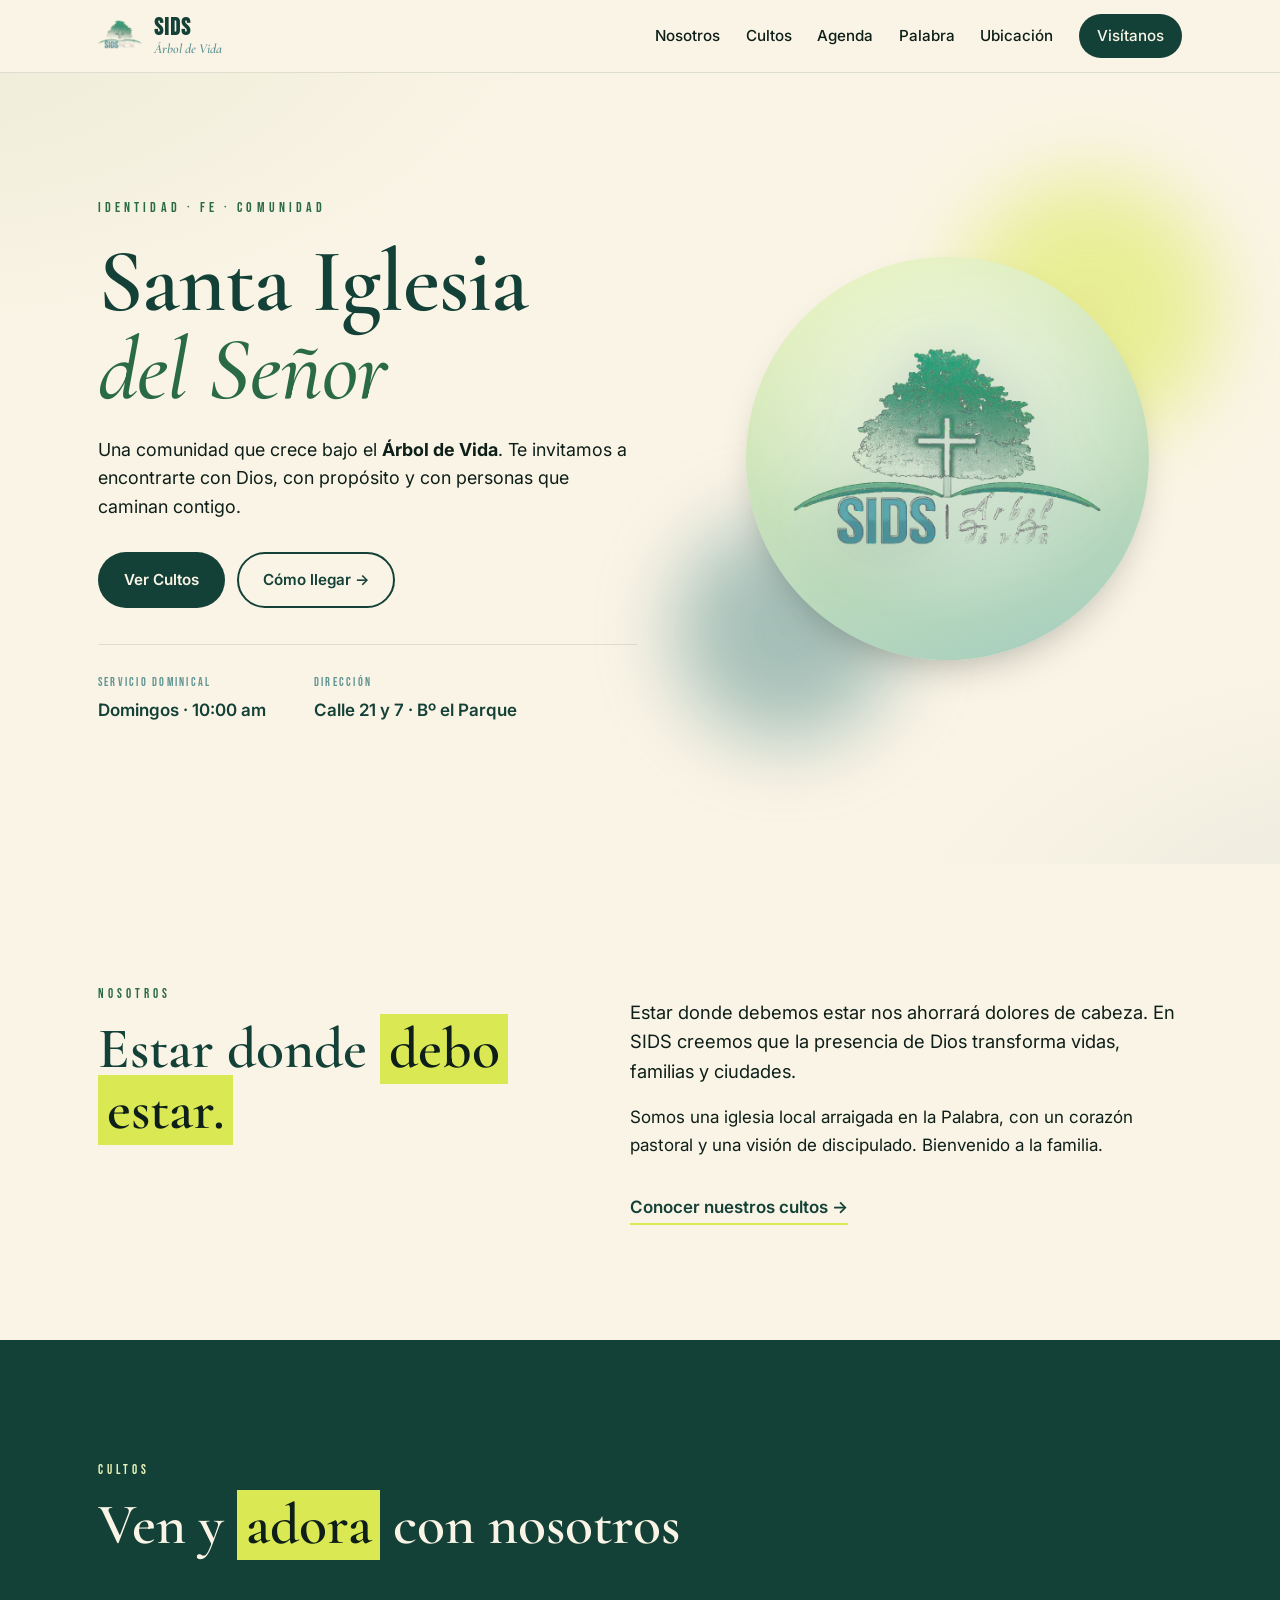
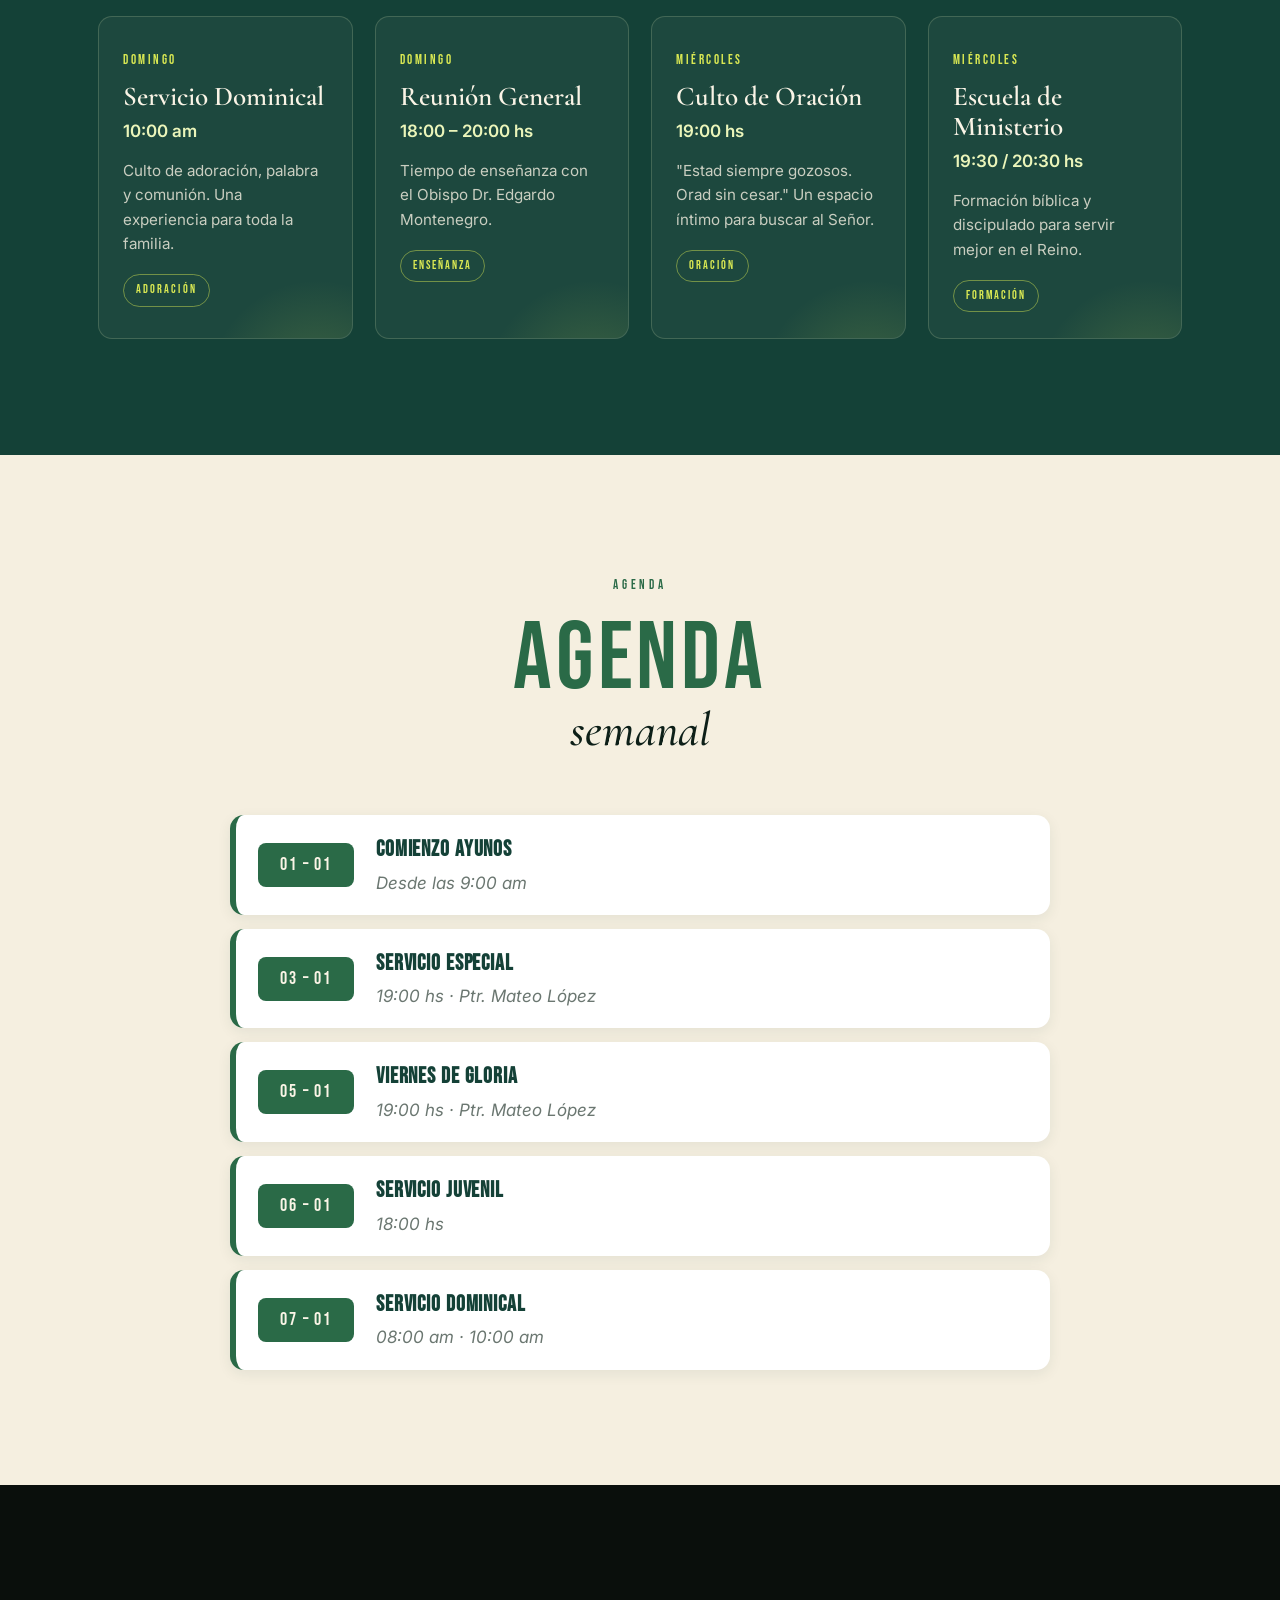
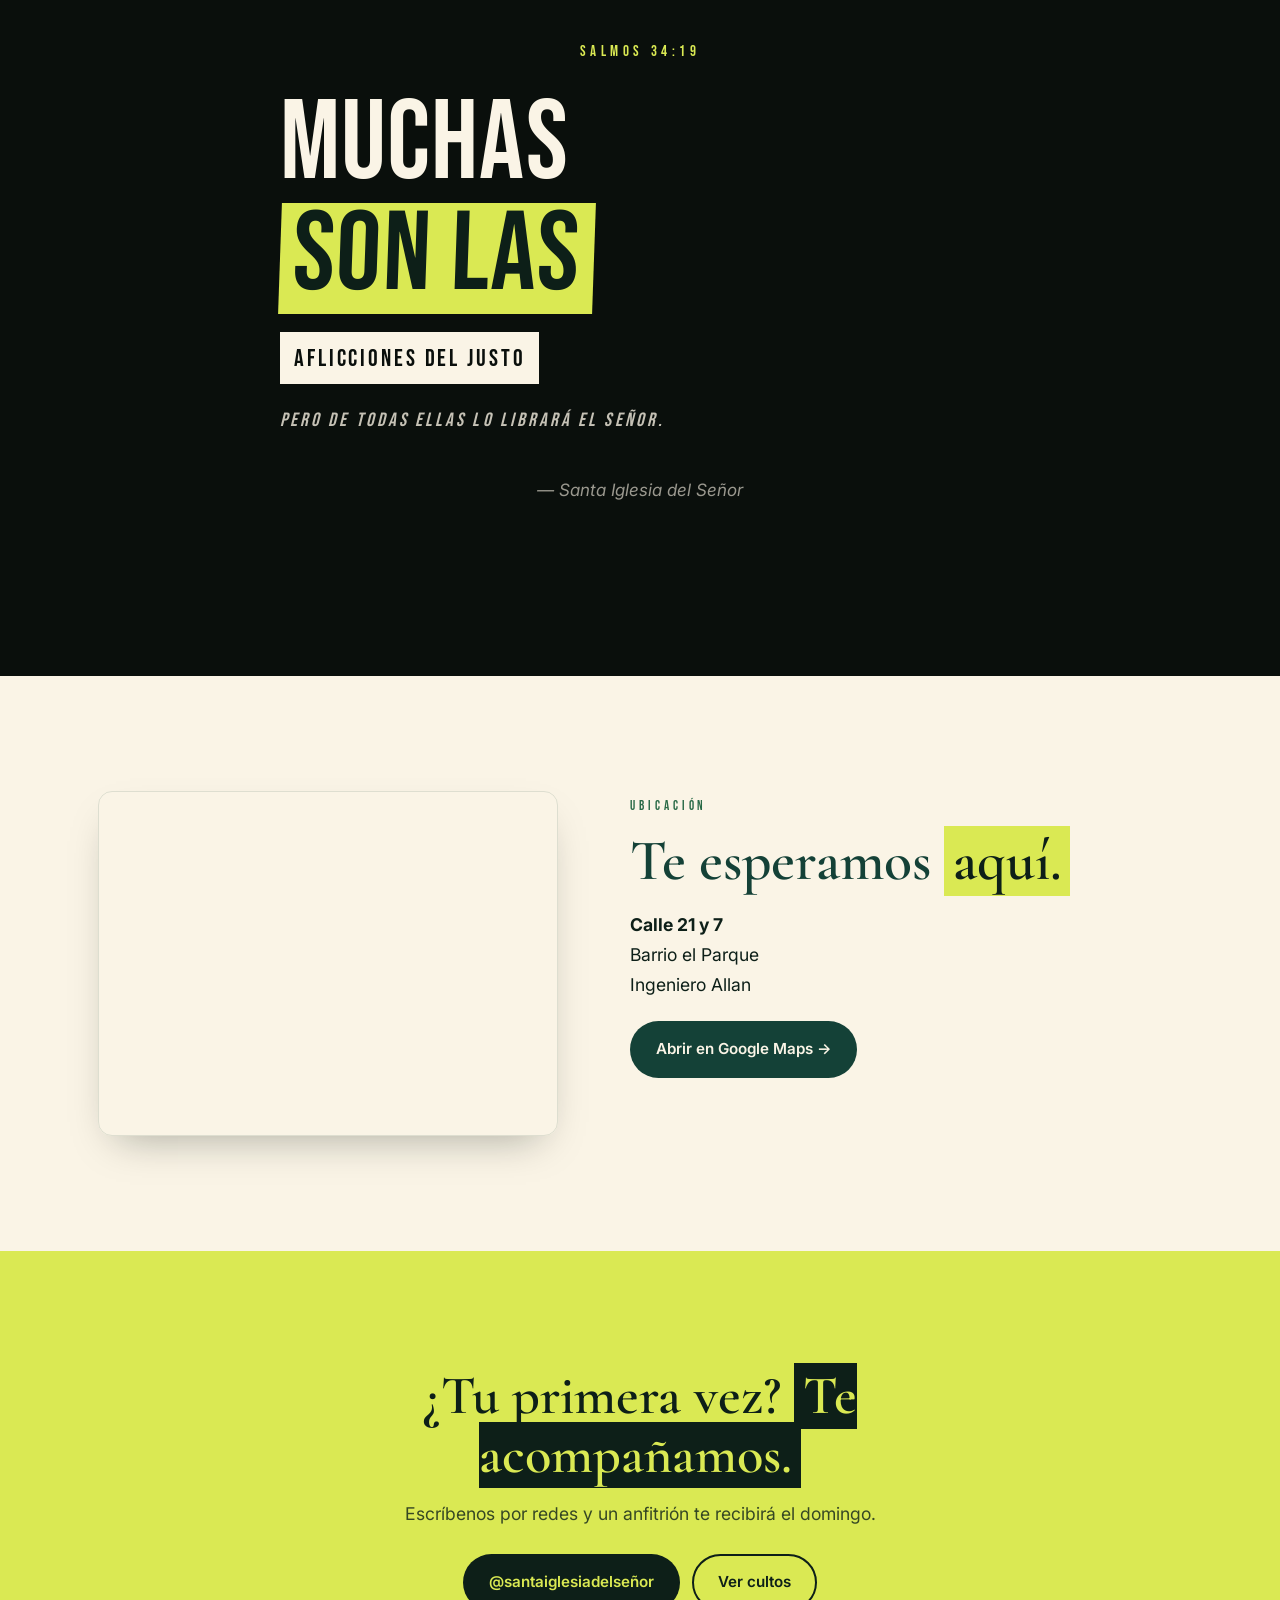
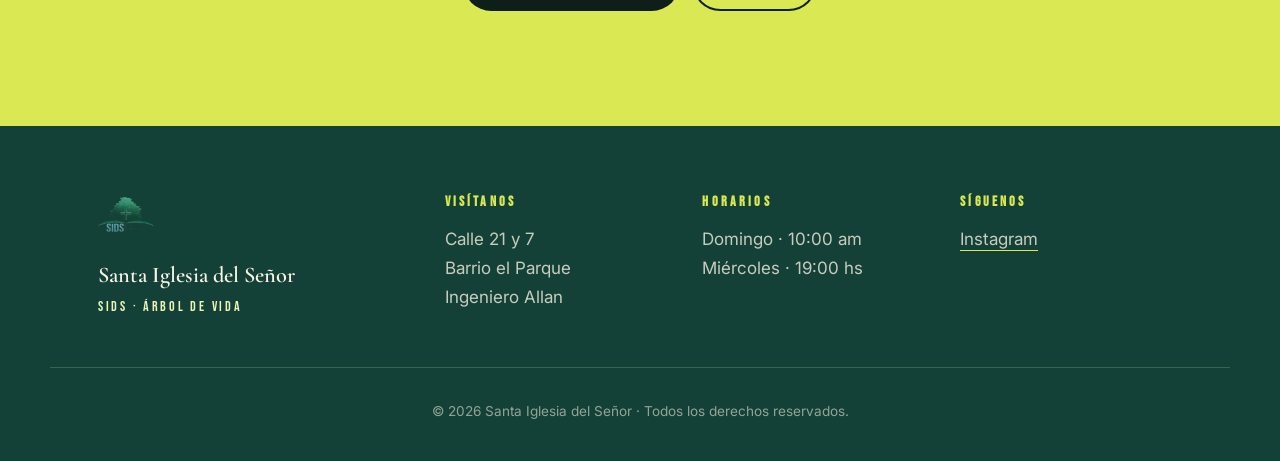
<file: sids-web-v1-classic/index.html>
<!DOCTYPE html>
<html lang="es">
<head>
  <meta charset="UTF-8" />
  <meta name="viewport" content="width=device-width, initial-scale=1.0" />
  <meta name="description" content="Santa Iglesia del Señor (SIDS) - Árbol de Vida. Calle 21 y 7, Barrio el Parque, Ingeniero Allan. Cultos de oración, adoración y enseñanza." />
  <meta name="theme-color" content="#144137" />
  <title>Santa Iglesia del Señor · SIDS</title>

  <link rel="preconnect" href="https://fonts.googleapis.com">
  <link rel="preconnect" href="https://fonts.gstatic.com" crossorigin>
  <link href="https://fonts.googleapis.com/css2?family=Bebas+Neue&family=Cormorant+Garamond:ital,wght@0,400;0,500;0,600;0,700;1,500&family=Inter:wght@300;400;500;600;700&display=swap" rel="stylesheet">

  <link rel="stylesheet" href="styles.css" />
  <link rel="icon" type="image/png" href="assets/logo.png" />
</head>
<body>

  <header class="site-header" id="top">
    <div class="container nav-wrap">
      <a href="#top" class="brand" aria-label="SIDS - Inicio">
        <img src="assets/logo.png" alt="" class="brand-logo" />
        <span class="brand-text">
          <span class="brand-name">SIDS</span>
          <span class="brand-tag">Árbol de Vida</span>
        </span>
      </a>

      <button class="nav-toggle" aria-label="Abrir menú" aria-expanded="false" aria-controls="primary-nav">
        <span></span><span></span><span></span>
      </button>

      <nav class="primary-nav" id="primary-nav" aria-label="Principal">
        <a href="#nosotros">Nosotros</a>
        <a href="#cultos">Cultos</a>
        <a href="#agenda">Agenda</a>
        <a href="#palabra">Palabra</a>
        <a href="#ubicacion">Ubicación</a>
        <a href="#contacto" class="nav-cta">Visítanos</a>
      </nav>
    </div>
  </header>

  <main>

    <section class="hero">
      <div class="container hero-grid">
        <div class="hero-text">
          <span class="eyebrow">Identidad · Fe · Comunidad</span>
          <h1 class="display-title">
            Santa Iglesia
            <span class="title-emph">del Señor</span>
          </h1>
          <p class="hero-lead">
            Una comunidad que crece bajo el <strong>Árbol de Vida</strong>.
            Te invitamos a encontrarte con Dios, con propósito y con
            personas que caminan contigo.
          </p>
          <div class="hero-actions">
            <a href="#cultos" class="btn btn-primary">Ver Cultos</a>
            <a href="#ubicacion" class="btn btn-ghost">Cómo llegar →</a>
          </div>
          <div class="hero-meta">
            <div>
              <span class="meta-label">Servicio Dominical</span>
              <span class="meta-value">Domingos · 10:00 am</span>
            </div>
            <div>
              <span class="meta-label">Dirección</span>
              <span class="meta-value">Calle 21 y 7 · Bº el Parque</span>
            </div>
          </div>
        </div>

        <div class="hero-visual" aria-hidden="true">
          <div class="hero-logo-wrap">
            <img src="assets/logo.png" alt="" class="hero-logo" />
          </div>
          <div class="hero-blob blob-1"></div>
          <div class="hero-blob blob-2"></div>
        </div>
      </div>
    </section>

    <section id="nosotros" class="section section-light">
      <div class="container two-col">
        <div class="col-tag">
          <span class="section-eyebrow">Nosotros</span>
          <h2 class="section-title">Estar donde <span class="hl">debo estar.</span></h2>
        </div>
        <div class="col-body">
          <p class="lead">
            Estar donde debemos estar nos ahorrará dolores de cabeza.
            En SIDS creemos que la presencia de Dios transforma vidas,
            familias y ciudades.
          </p>
          <p>
            Somos una iglesia local arraigada en la Palabra, con un
            corazón pastoral y una visión de discipulado.
            Bienvenido a la familia.
          </p>
          <a href="#cultos" class="link-arrow">Conocer nuestros cultos →</a>
        </div>
      </div>
    </section>

    <section id="cultos" class="section section-dark">
      <div class="container">
        <header class="section-head">
          <span class="section-eyebrow light">Cultos</span>
          <h2 class="section-title light">Ven y <span class="hl">adora</span> con nosotros</h2>
        </header>

        <div class="cards-grid">

          <article class="card">
            <span class="card-day">Domingo</span>
            <h3 class="card-title">Servicio Dominical</h3>
            <p class="card-time">10:00 am</p>
            <p class="card-text">Culto de adoración, palabra y comunión. Una experiencia para toda la familia.</p>
            <span class="card-tag">Adoración</span>
          </article>

          <article class="card">
            <span class="card-day">Domingo</span>
            <h3 class="card-title">Reunión General</h3>
            <p class="card-time">18:00 – 20:00 hs</p>
            <p class="card-text">Tiempo de enseñanza con el Obispo Dr. Edgardo Montenegro.</p>
            <span class="card-tag">Enseñanza</span>
          </article>

          <article class="card">
            <span class="card-day">Miércoles</span>
            <h3 class="card-title">Culto de Oración</h3>
            <p class="card-time">19:00 hs</p>
            <p class="card-text">"Estad siempre gozosos. Orad sin cesar." Un espacio íntimo para buscar al Señor.</p>
            <span class="card-tag">Oración</span>
          </article>

          <article class="card">
            <span class="card-day">Miércoles</span>
            <h3 class="card-title">Escuela de Ministerio</h3>
            <p class="card-time">19:30 / 20:30 hs</p>
            <p class="card-text">Formación bíblica y discipulado para servir mejor en el Reino.</p>
            <span class="card-tag">Formación</span>
          </article>

        </div>
      </div>
    </section>

    <section id="agenda" class="section section-cream">
      <div class="container">
        <header class="section-head center">
          <span class="section-eyebrow">Agenda</span>
          <h2 class="section-title big">AGENDA <span class="title-soft">semanal</span></h2>
        </header>

        <ul class="agenda-list">
          <li class="agenda-item">
            <span class="agenda-date">01 – 01</span>
            <div class="agenda-body">
              <h3>Comienzo Ayunos</h3>
              <p>Desde las 9:00 am</p>
            </div>
          </li>
          <li class="agenda-item">
            <span class="agenda-date">03 – 01</span>
            <div class="agenda-body">
              <h3>Servicio Especial</h3>
              <p>19:00 hs · Ptr. Mateo López</p>
            </div>
          </li>
          <li class="agenda-item">
            <span class="agenda-date">05 – 01</span>
            <div class="agenda-body">
              <h3>Viernes de Gloria</h3>
              <p>19:00 hs · Ptr. Mateo López</p>
            </div>
          </li>
          <li class="agenda-item">
            <span class="agenda-date">06 – 01</span>
            <div class="agenda-body">
              <h3>Servicio Juvenil</h3>
              <p>18:00 hs</p>
            </div>
          </li>
          <li class="agenda-item">
            <span class="agenda-date">07 – 01</span>
            <div class="agenda-body">
              <h3>Servicio Dominical</h3>
              <p>08:00 am · 10:00 am</p>
            </div>
          </li>
        </ul>
      </div>
    </section>

    <section id="palabra" class="section section-black">
      <div class="container quote-wrap">
        <p class="quote-pre">Salmos 34:19</p>
        <blockquote class="quote">
          <span class="line-1">MUCHAS</span>
          <span class="line-2"><span class="hl">SON LAS</span></span>
          <span class="line-3">AFLICCIONES DEL JUSTO</span>
          <span class="line-4 italic">pero de todas ellas lo librará el Señor.</span>
        </blockquote>
        <p class="quote-sign">— Santa Iglesia del Señor</p>
      </div>
    </section>

    <section id="ubicacion" class="section section-light">
      <div class="container two-col reverse">
        <div class="col-tag">
          <span class="section-eyebrow">Ubicación</span>
          <h2 class="section-title">Te esperamos <span class="hl">aquí.</span></h2>
          <address class="address">
            <strong>Calle 21 y 7</strong><br />
            Barrio el Parque<br />
            Ingeniero Allan
          </address>
          <a href="https://www.google.com/maps/search/?api=1&query=Calle+21+y+7+Barrio+el+Parque+Ingeniero+Allan"
             target="_blank" rel="noopener" class="btn btn-primary">
            Abrir en Google Maps →
          </a>
        </div>
        <div class="col-body">
          <div class="map-frame">
            <iframe
              title="Mapa Santa Iglesia del Señor"
              loading="lazy"
              referrerpolicy="no-referrer-when-downgrade"
              src="https://www.google.com/maps?q=Ingeniero+Allan+Buenos+Aires&output=embed">
            </iframe>
          </div>
        </div>
      </div>
    </section>

    <section id="contacto" class="section section-accent">
      <div class="container cta-wrap">
        <h2 class="cta-title">¿Tu primera vez? <span class="hl-dark">Te acompañamos.</span></h2>
        <p class="cta-text">Escríbenos por redes y un anfitrión te recibirá el domingo.</p>
        <div class="cta-actions">
          <a href="https://instagram.com/santaiglesiadelseñor" target="_blank" rel="noopener" class="btn btn-dark">
            @santaiglesiadelseñor
          </a>
          <a href="#cultos" class="btn btn-outline-dark">Ver cultos</a>
        </div>
      </div>
    </section>

  </main>

  <footer class="site-footer">
    <div class="container footer-grid">
      <div class="footer-brand">
        <img src="assets/logo.png" alt="" class="footer-logo" />
        <p class="footer-name">Santa Iglesia del Señor</p>
        <p class="footer-sub">SIDS · Árbol de Vida</p>
      </div>
      <div class="footer-col">
        <h4>Visítanos</h4>
        <p>Calle 21 y 7<br />Barrio el Parque<br />Ingeniero Allan</p>
      </div>
      <div class="footer-col">
        <h4>Horarios</h4>
        <p>Domingo · 10:00 am<br />Miércoles · 19:00 hs</p>
      </div>
      <div class="footer-col">
        <h4>Síguenos</h4>
        <p><a href="https://instagram.com/santaiglesiadelseñor" target="_blank" rel="noopener">Instagram</a></p>
      </div>
    </div>
    <div class="container footer-bottom">
      <p>&copy; <span id="year"></span> Santa Iglesia del Señor · Todos los derechos reservados.</p>
    </div>
  </footer>

  <script src="script.js" defer></script>
</body>
</html>
</file>
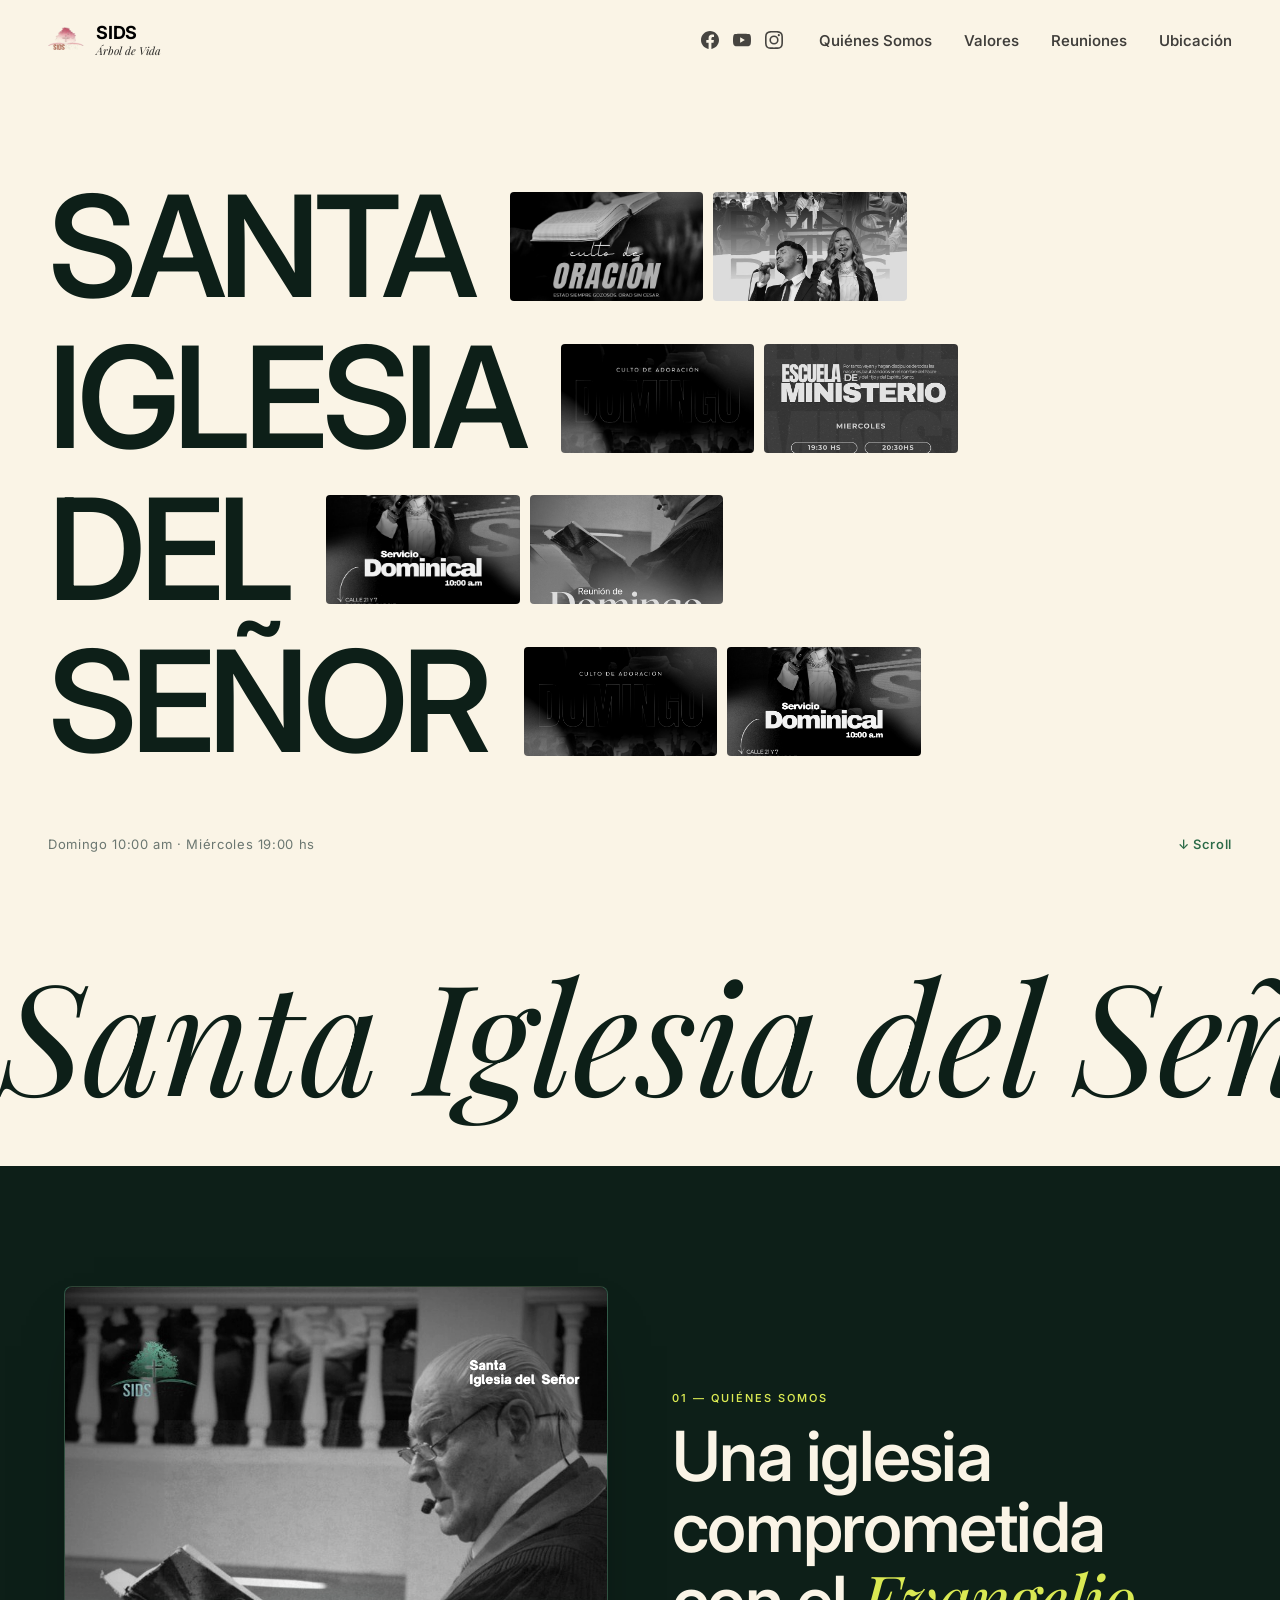
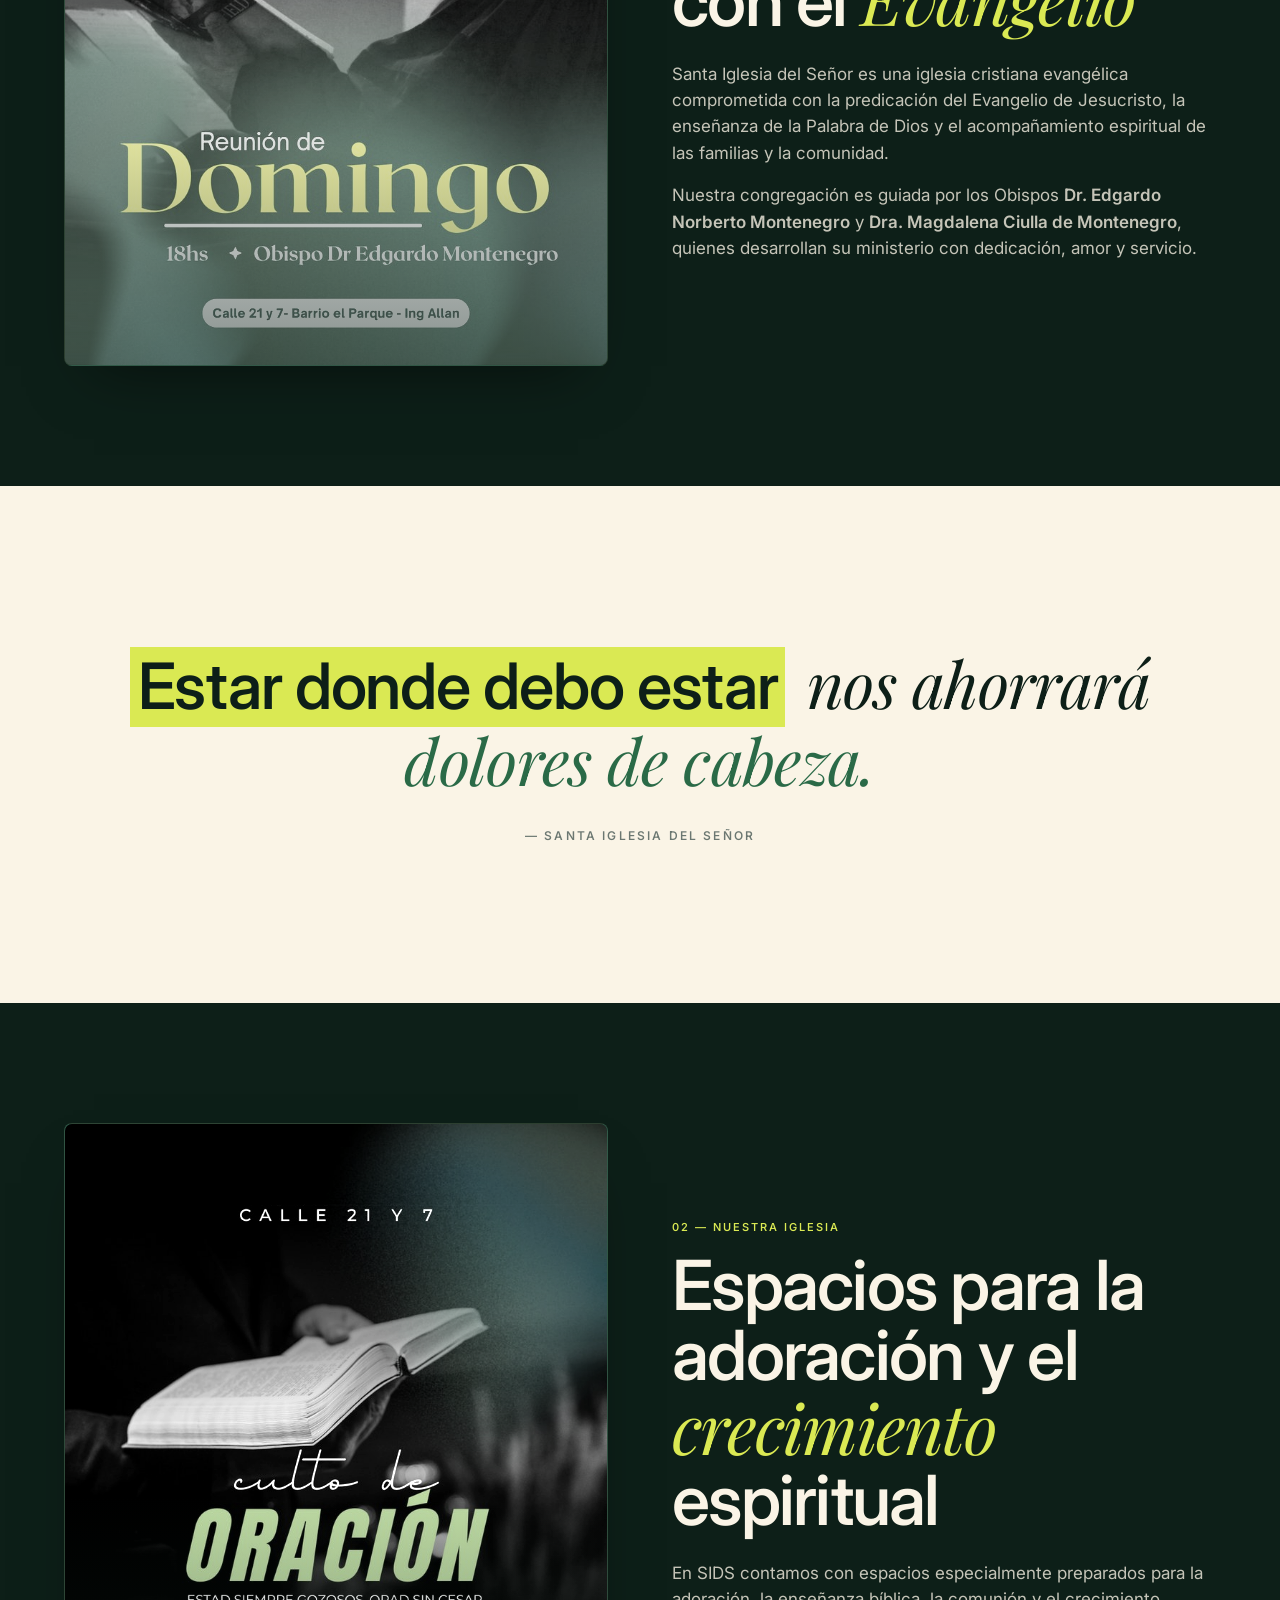
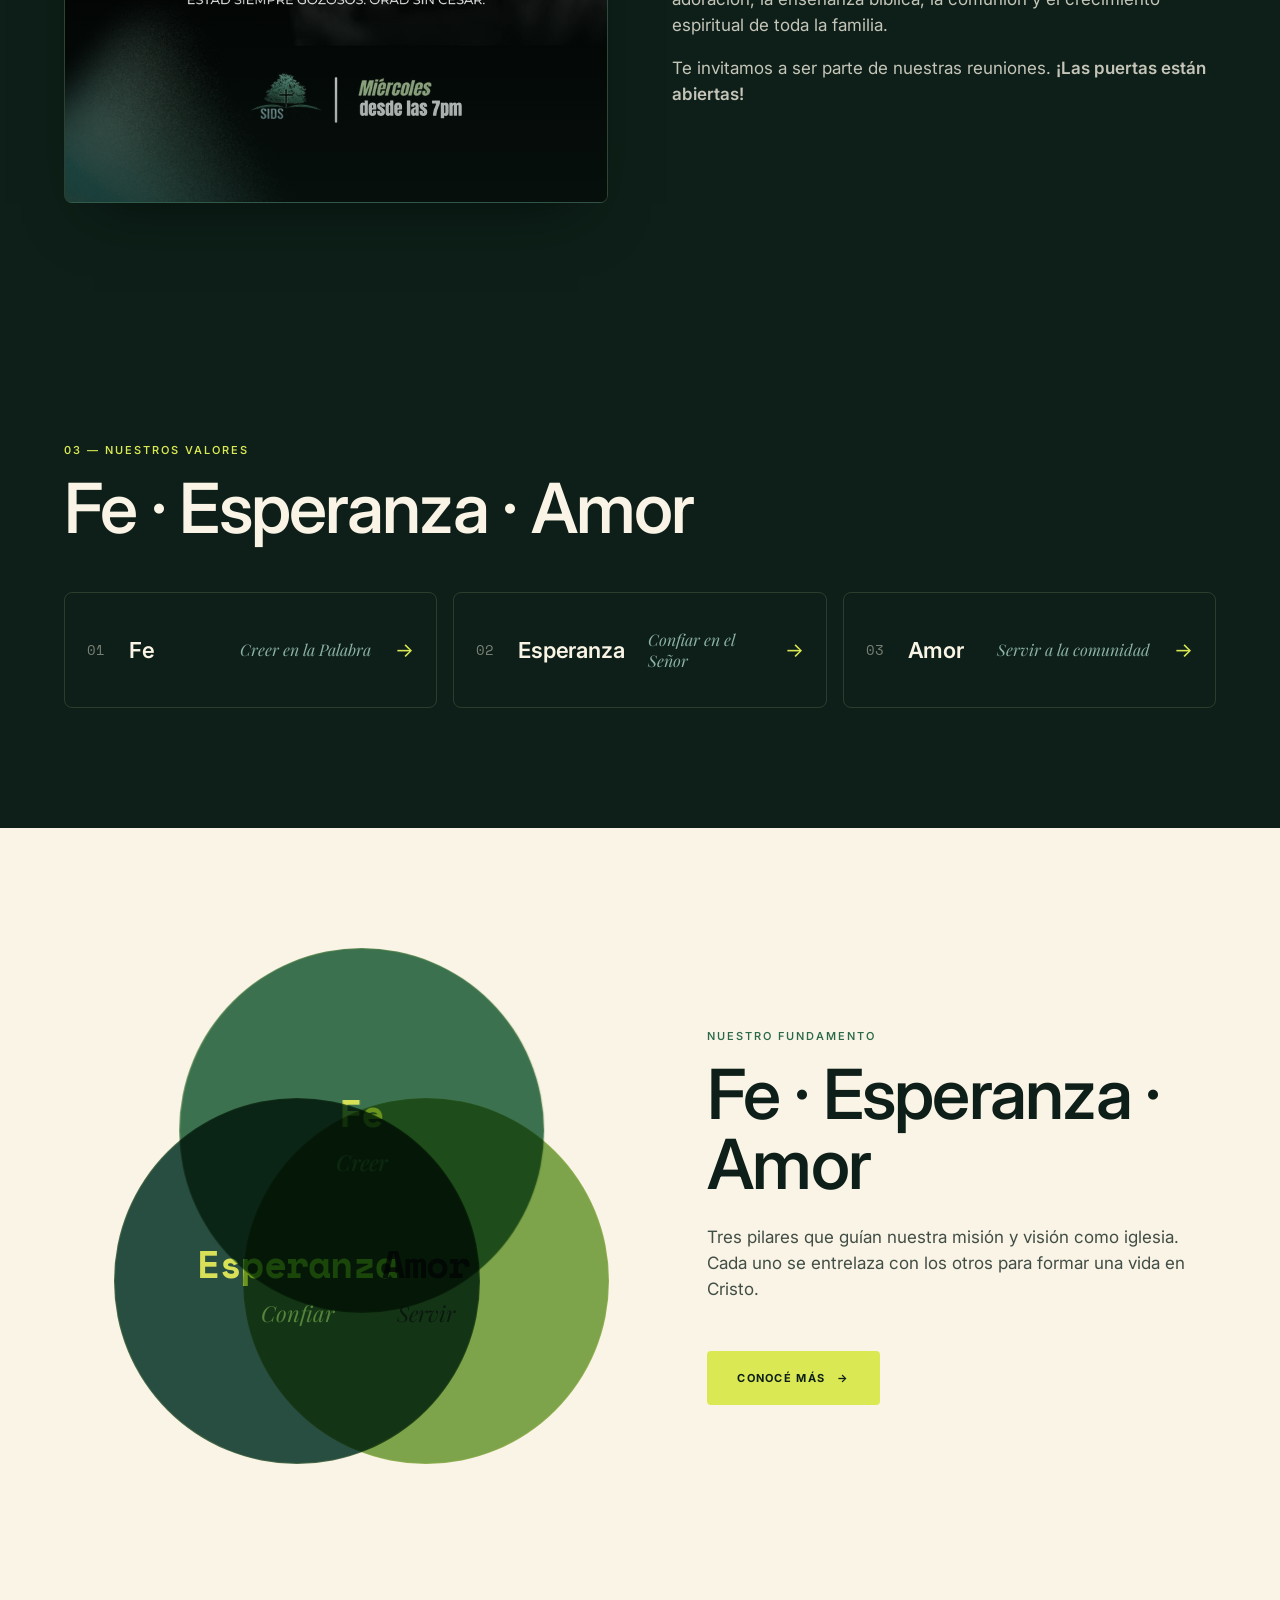
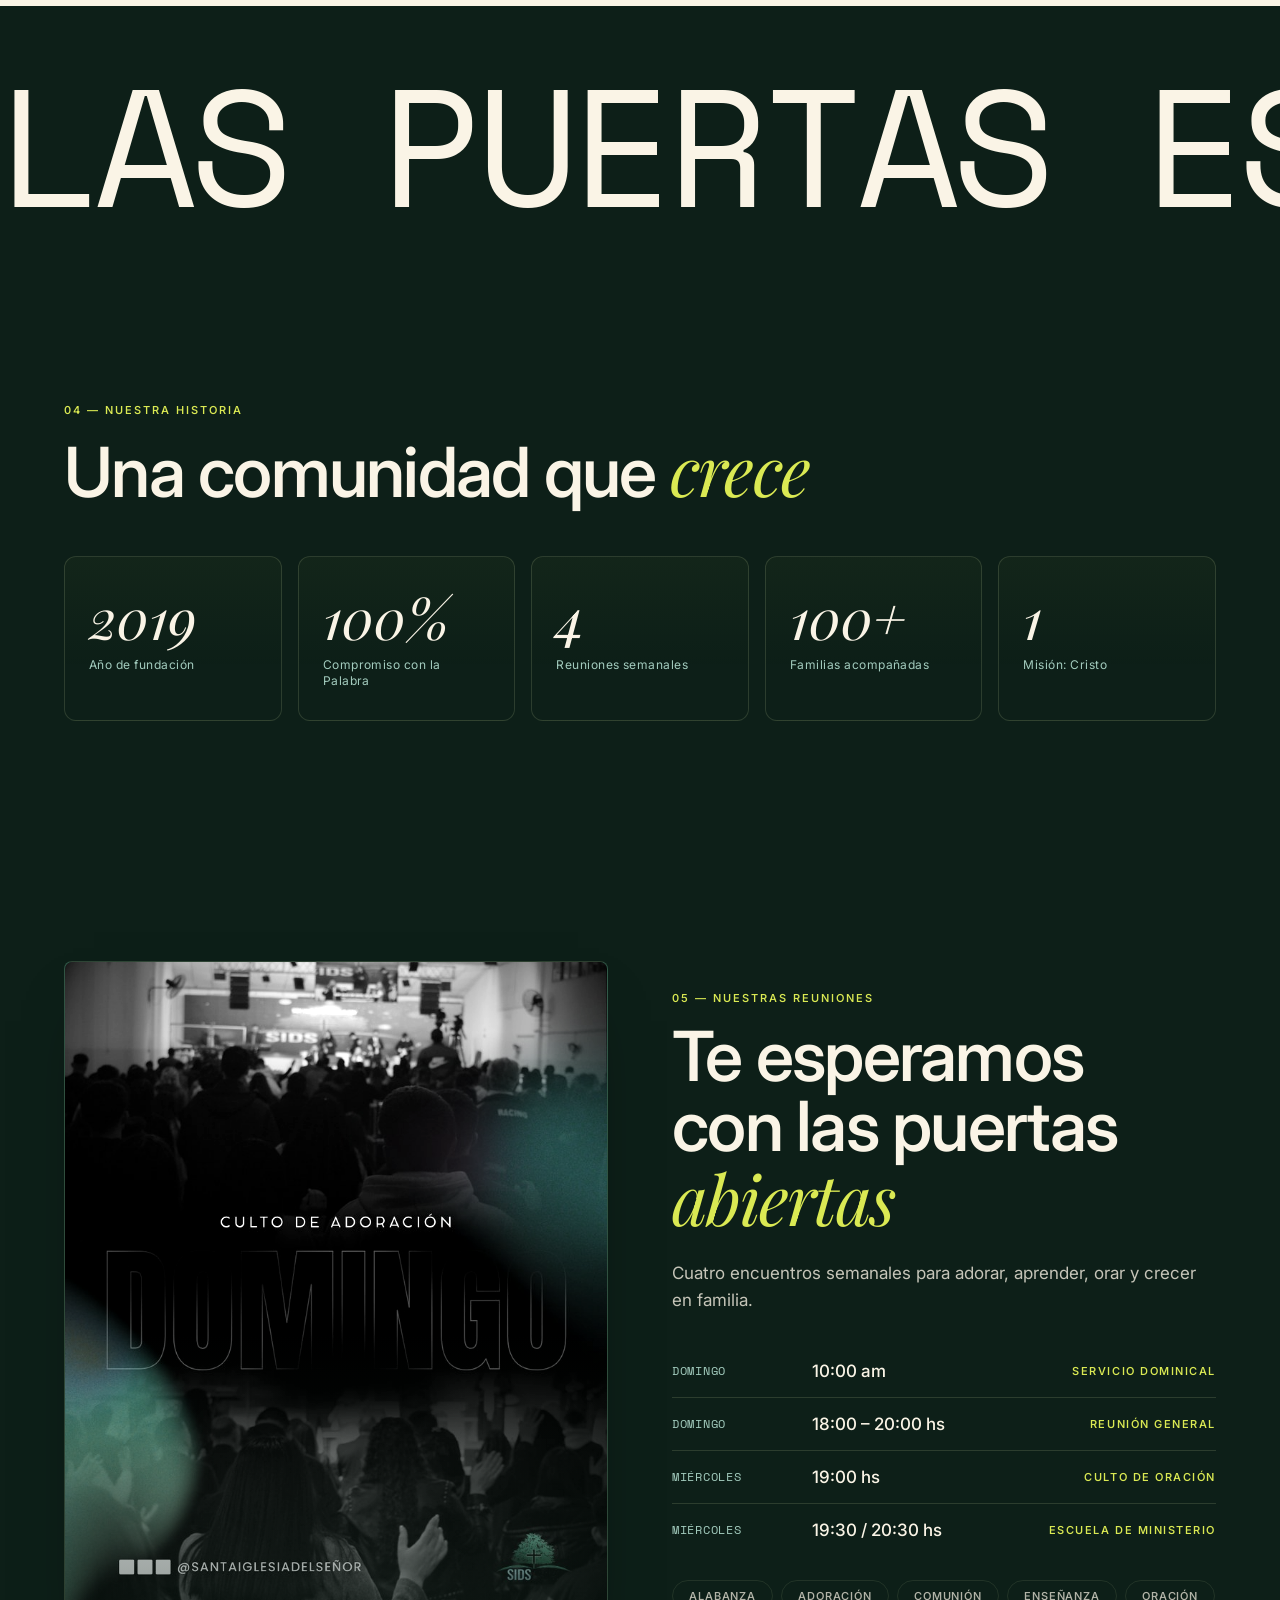
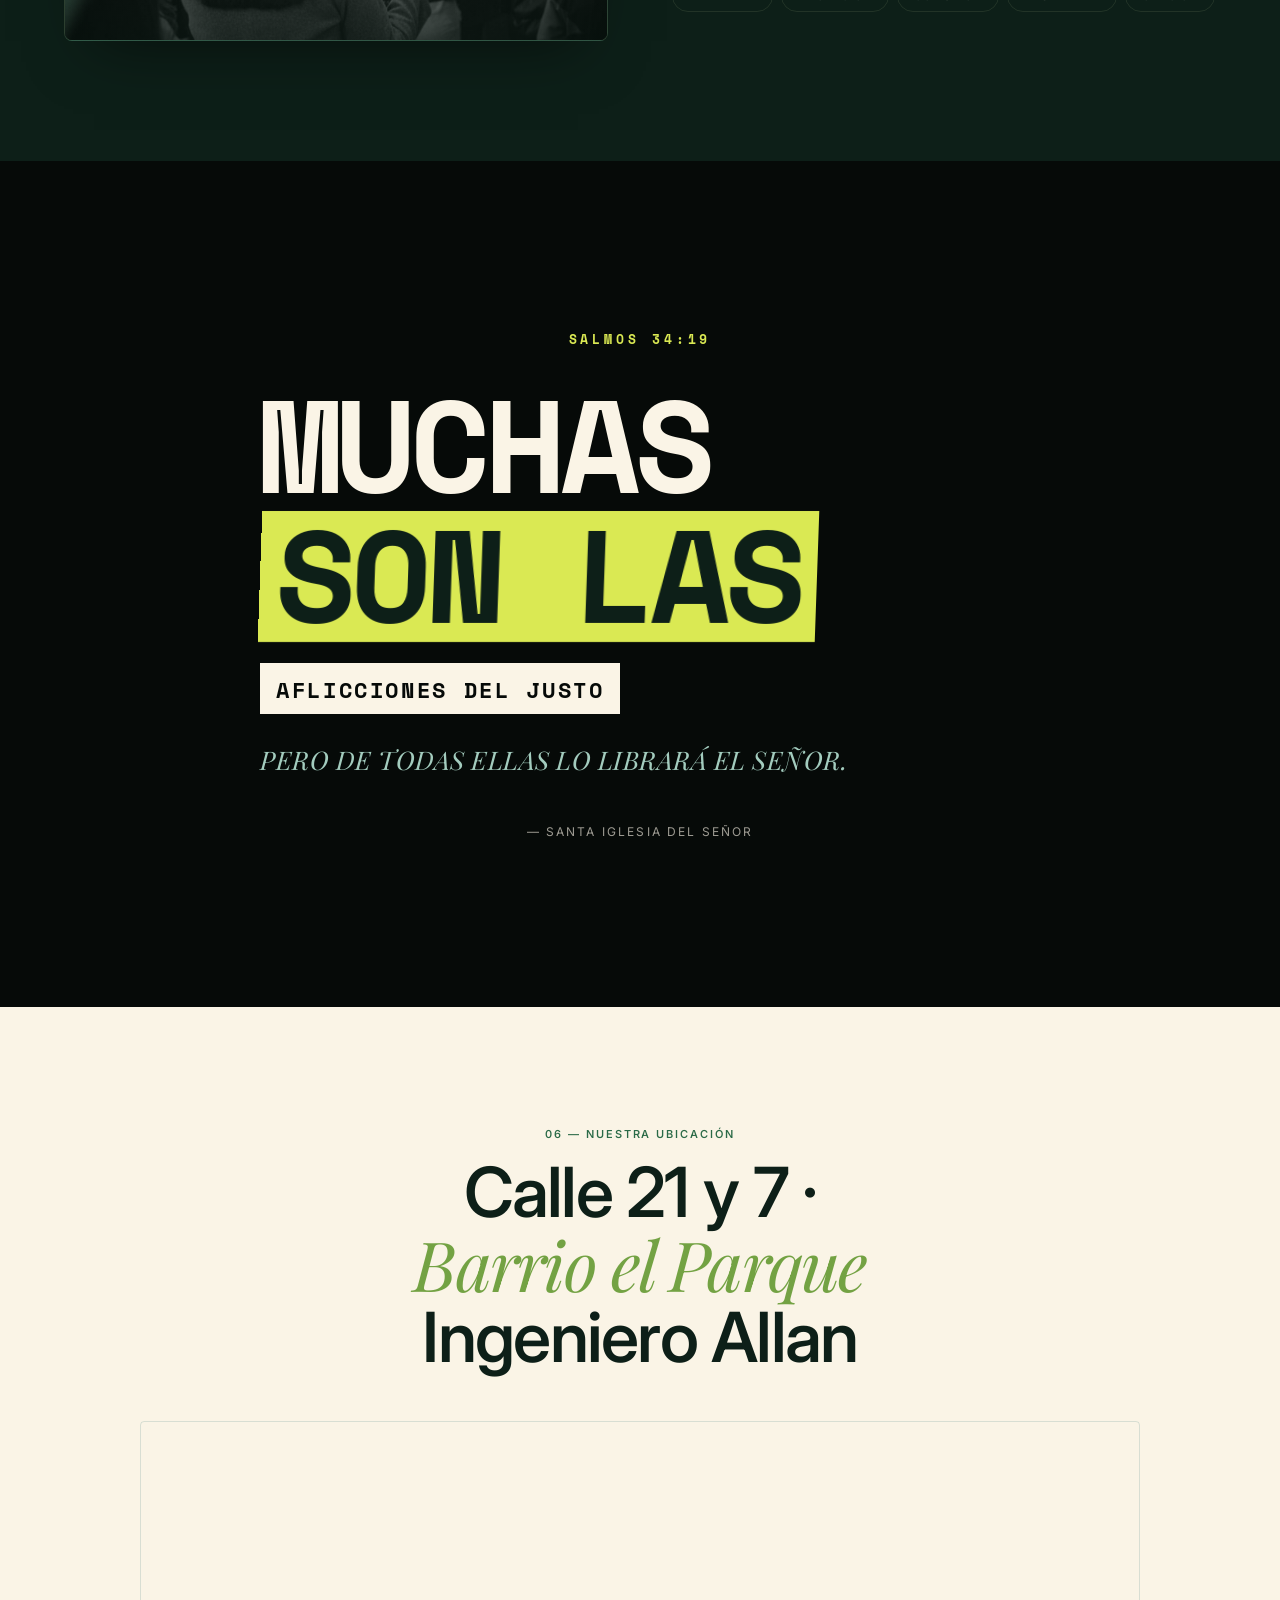
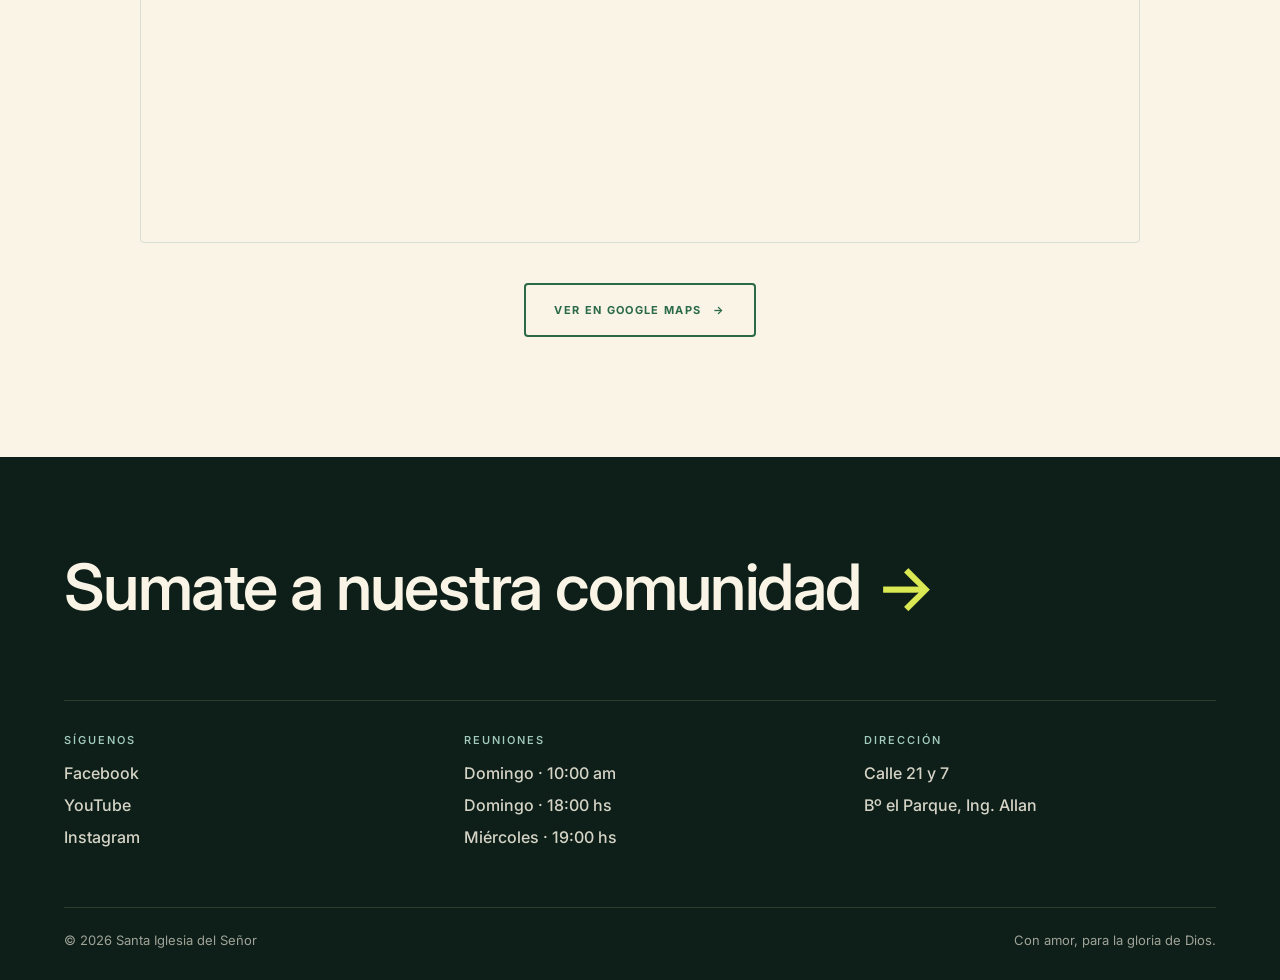
<file: sids-web-v2-editorial/index.html>
<!DOCTYPE html>
<html lang="es">
<head>
  <meta charset="UTF-8" />
  <meta name="viewport" content="width=device-width, initial-scale=1.0" />
  <meta name="description" content="Santa Iglesia del Señor (SIDS) · Árbol de Vida. Te esperamos con las puertas abiertas. Calle 21 y 7, Barrio el Parque, Ingeniero Allan. Domingo 10:00 am · Miércoles 19:00 hs." />
  <meta name="theme-color" content="#144137" />
  <title>Santa Iglesia del Señor · SIDS</title>

  <link rel="preconnect" href="https://fonts.googleapis.com">
  <link rel="preconnect" href="https://fonts.gstatic.com" crossorigin>
  <link href="https://fonts.googleapis.com/css2?family=Inter:wght@200;350;400;500;550;700&family=Playfair+Display:ital,wght@0,400;1,300;1,400&family=Space+Mono:wght@400;700&display=swap" rel="stylesheet">

  <link rel="stylesheet" href="styles.css" />
  <link rel="icon" type="image/png" href="assets/logo.png" />
</head>
<body>

  <!-- ─── Loader ─── -->
  <div class="loader" id="loader" aria-hidden="true">
    <div class="loader-mark">
      <img src="assets/logo.png" alt="" />
    </div>
    <div class="loader-pct" id="loaderPct">0<span class="cursor">_</span></div>
    <div class="loader-bar"></div>
    <p class="loader-tag">SANTA IGLESIA DEL SEÑOR · SIDS</p>
  </div>

  <!-- ─── Nav ─── -->
  <header class="nav-wrap" id="navWrap">
    <a href="#top" class="nav-logo" aria-label="SIDS · Inicio">
      <img src="assets/logo.png" alt="" class="nav-logo-img" />
      <span class="nav-logo-text">
        <span class="nav-logo-name">SIDS</span>
        <span class="nav-logo-tag">Árbol de Vida</span>
      </span>
    </a>

    <nav class="nav-right" aria-label="Principal">
      <div class="nav-social">
        <a href="https://www.facebook.com/MinisterioSantaIglesia" target="_blank" rel="noopener" aria-label="Facebook">
          <svg viewBox="0 0 24 24" width="18" height="18" fill="currentColor" aria-hidden="true"><path d="M24 12.073c0-6.627-5.373-12-12-12s-12 5.373-12 12c0 5.99 4.388 10.954 10.125 11.854v-8.385H7.078v-3.47h3.047V9.43c0-3.007 1.792-4.669 4.533-4.669 1.312 0 2.686.235 2.686.235v2.953H15.83c-1.491 0-1.956.925-1.956 1.874v2.25h3.328l-.532 3.47h-2.796v8.385C19.612 23.027 24 18.062 24 12.073z"/></svg>
        </a>
        <a href="https://www.youtube.com/@sids2025" target="_blank" rel="noopener" aria-label="YouTube">
          <svg viewBox="0 0 24 24" width="18" height="18" fill="currentColor" aria-hidden="true"><path d="M23.498 6.186a3.016 3.016 0 0 0-2.122-2.136C19.505 3.545 12 3.545 12 3.545s-7.505 0-9.377.505A3.017 3.017 0 0 0 .502 6.186C0 8.07 0 12 0 12s0 3.93.502 5.814a3.016 3.016 0 0 0 2.122 2.136c1.871.505 9.376.505 9.376.505s7.505 0 9.377-.505a3.015 3.015 0 0 0 2.122-2.136C24 15.93 24 12 24 12s0-3.93-.502-5.814zM9.545 15.568V8.432L15.818 12l-6.273 3.568z"/></svg>
        </a>
        <a href="https://www.instagram.com/sids_iglesia/" target="_blank" rel="noopener" aria-label="Instagram">
          <svg viewBox="0 0 24 24" width="18" height="18" fill="currentColor" aria-hidden="true"><path d="M12 2.163c3.204 0 3.584.012 4.85.07 3.252.148 4.771 1.691 4.919 4.919.058 1.265.069 1.645.069 4.849 0 3.205-.012 3.584-.069 4.849-.149 3.225-1.664 4.771-4.919 4.919-1.266.058-1.644.07-4.85.07-3.204 0-3.584-.012-4.849-.07-3.26-.149-4.771-1.699-4.919-4.92-.058-1.265-.07-1.644-.07-4.849 0-3.204.013-3.583.07-4.849.149-3.227 1.664-4.771 4.919-4.919 1.266-.057 1.645-.069 4.849-.069zM12 0C8.741 0 8.333.014 7.053.072 2.695.272.273 2.69.073 7.052.014 8.333 0 8.741 0 12c0 3.259.014 3.668.072 4.948.2 4.358 2.618 6.78 6.98 6.98C8.333 23.986 8.741 24 12 24c3.259 0 3.668-.014 4.948-.072 4.354-.2 6.782-2.618 6.979-6.98.059-1.28.073-1.689.073-4.948 0-3.259-.014-3.667-.072-4.947-.196-4.354-2.617-6.78-6.979-6.98C15.668.014 15.259 0 12 0zm0 5.838a6.162 6.162 0 1 0 0 12.324 6.162 6.162 0 0 0 0-12.324zM12 16a4 4 0 1 1 0-8 4 4 0 0 1 0 8zm6.406-11.845a1.44 1.44 0 1 0 0 2.881 1.44 1.44 0 0 0 0-2.881z"/></svg>
        </a>
      </div>
      <ul class="nav-links">
        <li><a href="#about">Quiénes Somos</a></li>
        <li><a href="#valores">Valores</a></li>
        <li><a href="#reuniones">Reuniones</a></li>
        <li><a href="#ubicacion">Ubicación</a></li>
      </ul>
      <button class="menu-icon" id="menuToggle" aria-label="Abrir menú" aria-expanded="false">
        <span class="bar"></span>
        <span class="bar"></span>
        <span class="bar"></span>
      </button>
    </nav>
  </header>

  <!-- ─── Page ─── -->
  <main class="page" id="page" id-anchor="top">
    <span id="top" aria-hidden="true"></span>

    <!-- HERO -->
    <section class="hero">
      <div class="hero-content">
        <div class="hero-line">
          <span class="hero-text">SANTA</span>
          <div class="hero-imgs">
            <div class="hero-img"><img src="assets/img/hero-01.jpg" alt="" loading="lazy" /></div>
            <div class="hero-img"><img src="assets/img/hero-02.jpg" alt="" loading="lazy" /></div>
          </div>
        </div>
        <div class="hero-line">
          <span class="hero-text">IGLESIA</span>
          <div class="hero-imgs">
            <div class="hero-img"><img src="assets/img/hero-03.jpg" alt="" loading="lazy" /></div>
            <div class="hero-img"><img src="assets/img/hero-04.jpg" alt="" loading="lazy" /></div>
          </div>
        </div>
        <div class="hero-line">
          <span class="hero-text">DEL</span>
          <div class="hero-imgs">
            <div class="hero-img"><img src="assets/img/hero-05.jpg" alt="" loading="lazy" /></div>
            <div class="hero-img"><img src="assets/img/hero-06.jpg" alt="" loading="lazy" /></div>
          </div>
        </div>
        <div class="hero-line">
          <span class="hero-text">SEÑOR</span>
          <div class="hero-imgs">
            <div class="hero-img"><img src="assets/img/hero-07.jpg" alt="" loading="lazy" /></div>
            <div class="hero-img"><img src="assets/img/hero-08.jpg" alt="" loading="lazy" /></div>
          </div>
        </div>
      </div>
      <div class="hero-foot">
        <span>Domingo 10:00 am · Miércoles 19:00 hs</span>
        <span class="hero-scroll">↓ Scroll</span>
      </div>
    </section>

    <!-- MARQUEE 1 (serif italic, light bg) -->
    <div class="marquee-section marquee-light">
      <div class="marquee-track">
        <span class="marquee-item"><span class="marquee-serif">Santa Iglesia del Señor</span><span class="marquee-dot">◆</span></span>
        <span class="marquee-item"><span class="marquee-serif">Fe</span><span class="marquee-dot">◆</span></span>
        <span class="marquee-item"><span class="marquee-serif">Esperanza</span><span class="marquee-dot">◆</span></span>
        <span class="marquee-item"><span class="marquee-serif">Amor</span><span class="marquee-dot">◆</span></span>
        <span class="marquee-item"><span class="marquee-serif">Árbol de Vida</span><span class="marquee-dot">◆</span></span>
        <span class="marquee-item" aria-hidden="true"><span class="marquee-serif">Santa Iglesia del Señor</span><span class="marquee-dot">◆</span></span>
        <span class="marquee-item" aria-hidden="true"><span class="marquee-serif">Fe</span><span class="marquee-dot">◆</span></span>
        <span class="marquee-item" aria-hidden="true"><span class="marquee-serif">Esperanza</span><span class="marquee-dot">◆</span></span>
        <span class="marquee-item" aria-hidden="true"><span class="marquee-serif">Amor</span><span class="marquee-dot">◆</span></span>
        <span class="marquee-item" aria-hidden="true"><span class="marquee-serif">Árbol de Vida</span><span class="marquee-dot">◆</span></span>
      </div>
    </div>

    <!-- QUIÉNES SOMOS -->
    <section class="section section-dark" id="about">
      <div class="container two-col reverse">
        <div class="col reveal-el">
          <div class="eyebrow">01 — Quiénes Somos</div>
          <h2 class="section-headline">
            Una iglesia<br>
            comprometida<br>
            con el <em>Evangelio</em>
          </h2>
          <p class="body-text">
            Santa Iglesia del Señor es una iglesia cristiana evangélica
            comprometida con la predicación del Evangelio de Jesucristo,
            la enseñanza de la Palabra de Dios y el acompañamiento espiritual
            de las familias y la comunidad.
          </p>
          <p class="body-text">
            Nuestra congregación es guiada por los Obispos
            <strong>Dr. Edgardo Norberto Montenegro</strong> y
            <strong>Dra. Magdalena Ciulla de Montenegro</strong>,
            quienes desarrollan su ministerio con dedicación, amor y servicio.
          </p>
        </div>
        <figure class="img-card reveal-el">
          <img src="assets/img/feature-leadership.jpg" alt="Liderazgo pastoral en SIDS" loading="lazy" />
        </figure>
      </div>
    </section>

    <!-- STATEMENT (light) -->
    <section class="section section-light section-statement">
      <div class="container statement">
        <p class="statement-text">
          <span class="hl">Estar donde debo estar</span>
          nos ahorrará <em>dolores de cabeza.</em>
        </p>
        <p class="statement-cite">— Santa Iglesia del Señor</p>
      </div>
    </section>

    <!-- NUESTRA IGLESIA -->
    <section class="section section-dark">
      <div class="container two-col">
        <figure class="img-card reveal-el">
          <img src="assets/img/feature-church.jpg" alt="Cultos en SIDS" loading="lazy" />
        </figure>
        <div class="col reveal-el">
          <div class="eyebrow">02 — Nuestra Iglesia</div>
          <h2 class="section-headline">
            Espacios para la<br>
            adoración y el<br>
            <em>crecimiento</em> espiritual
          </h2>
          <p class="body-text">
            En SIDS contamos con espacios especialmente preparados para
            la adoración, la enseñanza bíblica, la comunión y el crecimiento
            espiritual de toda la familia.
          </p>
          <p class="body-text">
            Te invitamos a ser parte de nuestras reuniones.
            <strong>¡Las puertas están abiertas!</strong>
          </p>
        </div>
      </div>
    </section>

    <!-- VALORES / PORTFOLIO CARDS -->
    <section class="section section-dark" id="valores">
      <div class="container">
        <div class="eyebrow reveal-el">03 — Nuestros Valores</div>
        <h2 class="section-headline reveal-el">Fe · Esperanza · Amor</h2>
        <div class="portfolio-grid">
          <a href="#about" class="portfolio-card reveal-el">
            <span class="num">01</span>
            <span class="label">Fe</span>
            <span class="meta">Creer en la Palabra</span>
            <span class="arrow">→</span>
          </a>
          <a href="#reuniones" class="portfolio-card reveal-el">
            <span class="num">02</span>
            <span class="label">Esperanza</span>
            <span class="meta">Confiar en el Señor</span>
            <span class="arrow">→</span>
          </a>
          <a href="#ubicacion" class="portfolio-card reveal-el">
            <span class="num">03</span>
            <span class="label">Amor</span>
            <span class="meta">Servir a la comunidad</span>
            <span class="arrow">→</span>
          </a>
        </div>
      </div>
    </section>

    <!-- VENN -->
    <section class="section section-light">
      <div class="container venn-wrap">
        <div class="venn-diagram" aria-hidden="true">
          <div class="venn-circle">
            <span class="venn-title">Fe</span>
            <span class="venn-sub">Creer</span>
          </div>
          <div class="venn-circle">
            <span class="venn-title">Esperanza</span>
            <span class="venn-sub">Confiar</span>
          </div>
          <div class="venn-circle">
            <span class="venn-title">Amor</span>
            <span class="venn-sub">Servir</span>
          </div>
        </div>
        <div class="venn-copy reveal-el">
          <div class="eyebrow">Nuestro Fundamento</div>
          <h2 class="section-headline">Fe · Esperanza · Amor</h2>
          <p class="body-text">
            Tres pilares que guían nuestra misión y visión como iglesia.
            Cada uno se entrelaza con los otros para formar una vida en Cristo.
          </p>
          <a class="btn" href="https://www.instagram.com/sids_iglesia/" target="_blank" rel="noopener">
            Conocé más <span class="arrow">→</span>
          </a>
        </div>
      </div>
    </section>

    <!-- MARQUEE 2 (mono display, dark bg) -->
    <div class="marquee-section marquee-dark">
      <div class="marquee-track">
        <span class="marquee-item"><span class="marquee-display">LAS PUERTAS ESTÁN ABIERTAS</span><span class="marquee-dot">◆</span></span>
        <span class="marquee-item"><span class="marquee-display">TE ESPERAMOS</span><span class="marquee-dot">◆</span></span>
        <span class="marquee-item"><span class="marquee-display">SUMATE A LA COMUNIDAD</span><span class="marquee-dot">◆</span></span>
        <span class="marquee-item" aria-hidden="true"><span class="marquee-display">LAS PUERTAS ESTÁN ABIERTAS</span><span class="marquee-dot">◆</span></span>
        <span class="marquee-item" aria-hidden="true"><span class="marquee-display">TE ESPERAMOS</span><span class="marquee-dot">◆</span></span>
        <span class="marquee-item" aria-hidden="true"><span class="marquee-display">SUMATE A LA COMUNIDAD</span><span class="marquee-dot">◆</span></span>
      </div>
    </div>

    <!-- STATS -->
    <section class="section section-dark">
      <div class="container">
        <div class="eyebrow reveal-el">04 — Nuestra Historia</div>
        <h2 class="section-headline reveal-el" style="margin-bottom:48px">
          Una comunidad que <em>crece</em>
        </h2>
        <div class="stats-grid">
          <div class="stat-card reveal-el">
            <div class="stat-value" data-count="2019" data-suffix="">0</div>
            <div class="stat-label">Año de fundación</div>
          </div>
          <div class="stat-card reveal-el">
            <div class="stat-value" data-count="100" data-suffix="%">0</div>
            <div class="stat-label">Compromiso con la Palabra</div>
          </div>
          <div class="stat-card reveal-el">
            <div class="stat-value" data-count="4" data-suffix="">0</div>
            <div class="stat-label">Reuniones semanales</div>
          </div>
          <div class="stat-card reveal-el">
            <div class="stat-value" data-count="100" data-suffix="+">0</div>
            <div class="stat-label">Familias acompañadas</div>
          </div>
          <div class="stat-card reveal-el">
            <div class="stat-value" data-count="1" data-suffix="">0</div>
            <div class="stat-label">Misión: Cristo</div>
          </div>
        </div>
      </div>
    </section>

    <!-- REUNIONES -->
    <section class="section section-dark" id="reuniones">
      <div class="container two-col">
        <figure class="img-card reveal-el">
          <img src="assets/img/feature-domingo.jpg" alt="Reunión dominical en SIDS" loading="lazy" />
        </figure>
        <div class="col reveal-el">
          <div class="eyebrow">05 — Nuestras Reuniones</div>
          <h2 class="section-headline">
            Te esperamos<br>con las puertas <em>abiertas</em>
          </h2>
          <p class="body-text">
            Cuatro encuentros semanales para adorar, aprender, orar y crecer
            en familia.
          </p>
          <ul class="schedule-list">
            <li class="schedule-item">
              <span class="schedule-day">Domingo</span>
              <span class="schedule-time">10:00 am</span>
              <span class="schedule-desc">Servicio Dominical</span>
            </li>
            <li class="schedule-item">
              <span class="schedule-day">Domingo</span>
              <span class="schedule-time">18:00 – 20:00 hs</span>
              <span class="schedule-desc">Reunión General</span>
            </li>
            <li class="schedule-item">
              <span class="schedule-day">Miércoles</span>
              <span class="schedule-time">19:00 hs</span>
              <span class="schedule-desc">Culto de Oración</span>
            </li>
            <li class="schedule-item">
              <span class="schedule-day">Miércoles</span>
              <span class="schedule-time">19:30 / 20:30 hs</span>
              <span class="schedule-desc">Escuela de Ministerio</span>
            </li>
          </ul>
          <div class="tag-group">
            <span class="tag">Alabanza</span>
            <span class="tag">Adoración</span>
            <span class="tag">Comunión</span>
            <span class="tag">Enseñanza</span>
            <span class="tag">Oración</span>
          </div>
        </div>
      </div>
    </section>

    <!-- QUOTE BIBLE (dark) -->
    <section class="section section-black">
      <div class="container quote-wrap">
        <p class="quote-pre">Salmos 34:19</p>
        <blockquote class="quote">
          <span class="line-1">MUCHAS</span>
          <span class="line-2"><span class="hl">SON LAS</span></span>
          <span class="line-3">AFLICCIONES DEL JUSTO</span>
          <span class="line-4">PERO DE TODAS ELLAS LO LIBRARÁ EL SEÑOR.</span>
        </blockquote>
        <p class="quote-sign">— Santa Iglesia del Señor</p>
      </div>
    </section>

    <!-- UBICACIÓN -->
    <section class="section section-light section-center" id="ubicacion">
      <div class="container">
        <div class="eyebrow reveal-el">06 — Nuestra Ubicación</div>
        <h2 class="section-headline reveal-el">
          Calle 21 y 7 ·<br>
          <em>Barrio el Parque</em><br>
          Ingeniero Allan
        </h2>
        <div class="map-frame reveal-el">
          <iframe
            title="Mapa Santa Iglesia del Señor"
            loading="lazy"
            referrerpolicy="no-referrer-when-downgrade"
            src="https://www.google.com/maps?q=Ingeniero+Allan+Buenos+Aires&output=embed">
          </iframe>
        </div>
        <a class="btn btn-outline"
           href="https://www.google.com/maps/search/?api=1&query=Calle+21+y+7+Barrio+el+Parque+Ingeniero+Allan"
           target="_blank" rel="noopener">
          Ver en Google Maps <span class="arrow">→</span>
        </a>
      </div>
    </section>

    <!-- FOOTER -->
    <footer class="site-footer">
      <div class="container">
        <a class="footer-email" href="https://www.instagram.com/sids_iglesia/" target="_blank" rel="noopener">
          Sumate a nuestra comunidad <span class="arrow">→</span>
        </a>
        <div class="footer-grid">
          <div class="footer-col">
            <h4>Síguenos</h4>
            <a href="https://www.facebook.com/MinisterioSantaIglesia" target="_blank" rel="noopener">Facebook</a>
            <a href="https://www.youtube.com/@sids2025" target="_blank" rel="noopener">YouTube</a>
            <a href="https://www.instagram.com/sids_iglesia/" target="_blank" rel="noopener">Instagram</a>
          </div>
          <div class="footer-col">
            <h4>Reuniones</h4>
            <a href="#reuniones">Domingo · 10:00 am</a>
            <a href="#reuniones">Domingo · 18:00 hs</a>
            <a href="#reuniones">Miércoles · 19:00 hs</a>
          </div>
          <div class="footer-col">
            <h4>Dirección</h4>
            <a href="https://www.google.com/maps/search/?api=1&query=Calle+21+y+7+Barrio+el+Parque+Ingeniero+Allan" target="_blank" rel="noopener">Calle 21 y 7</a>
            <a href="#ubicacion">Bº el Parque, Ing. Allan</a>
          </div>
        </div>
        <div class="footer-meta">
          <span>&copy; <span id="year"></span> Santa Iglesia del Señor</span>
          <span>Con amor, para la gloria de Dios.</span>
        </div>
      </div>
    </footer>
  </main>

  <script src="script.js" defer></script>
</body>
</html>
</file>
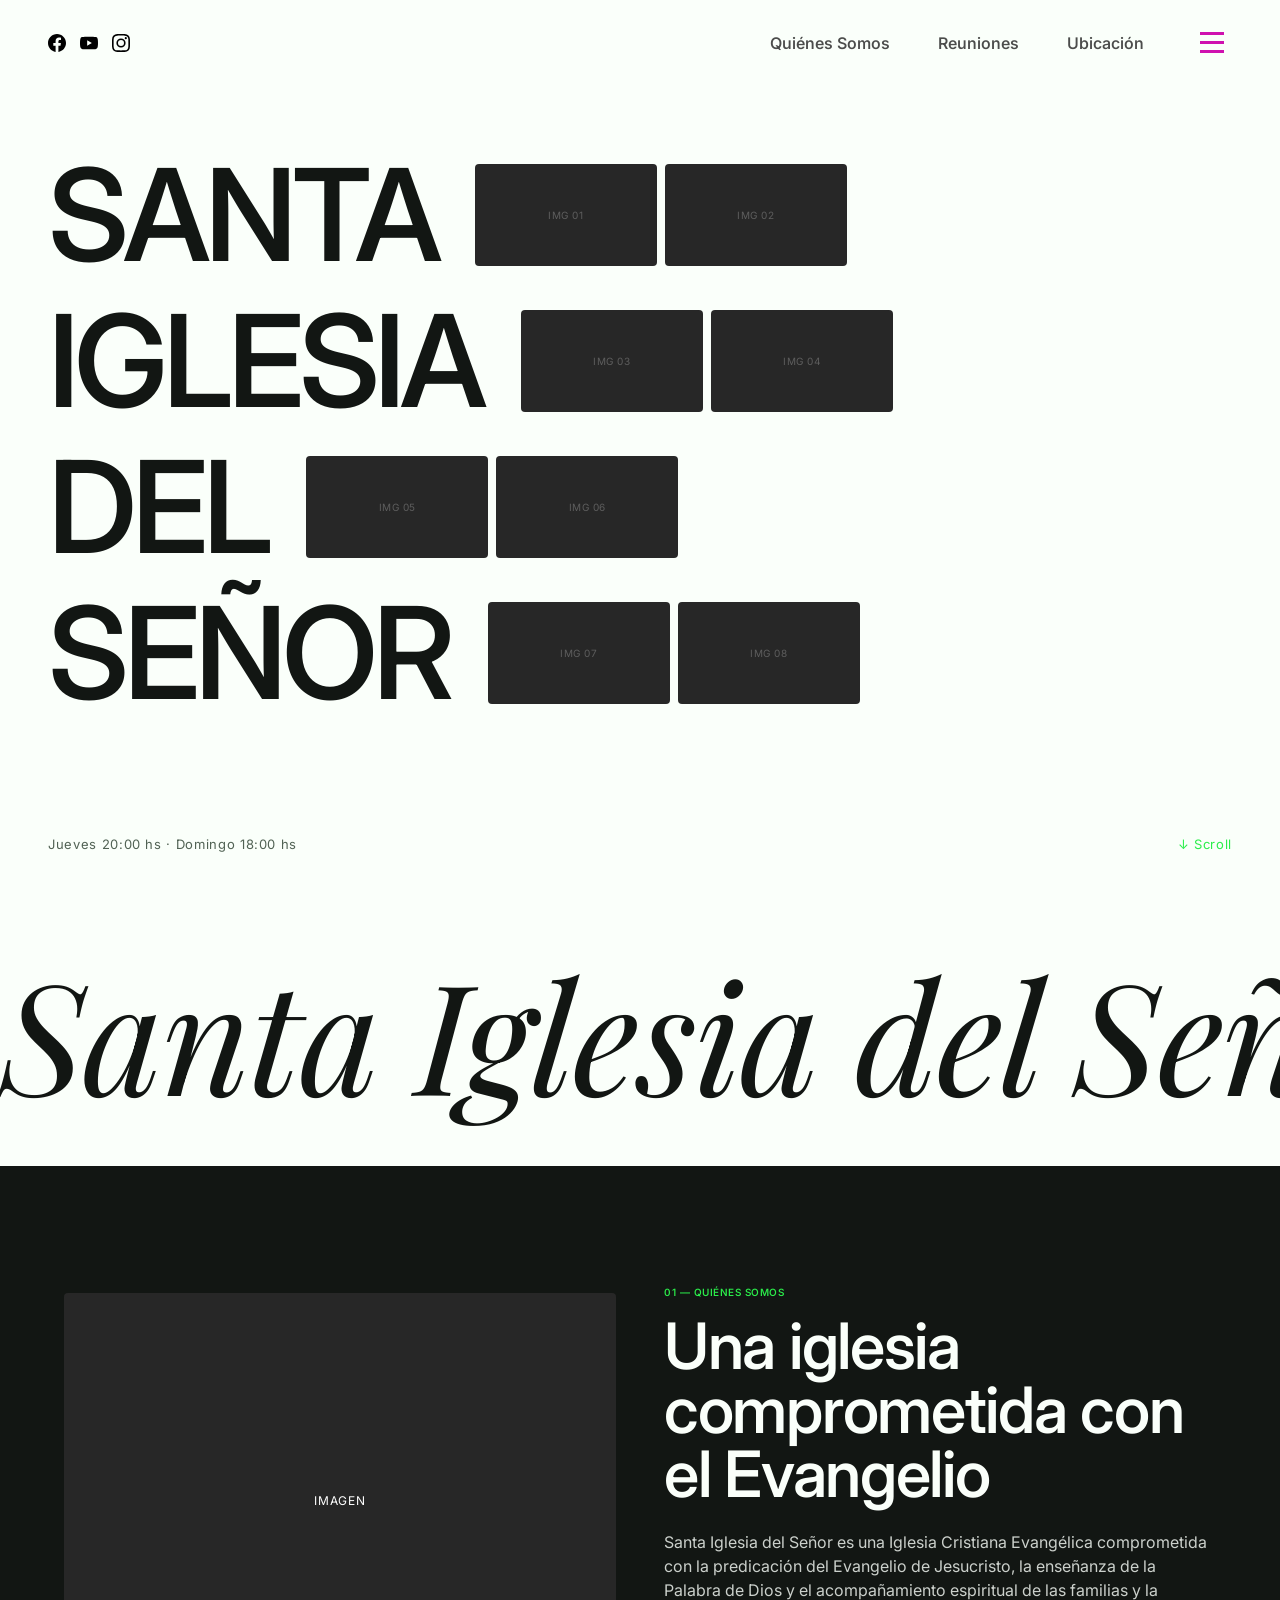
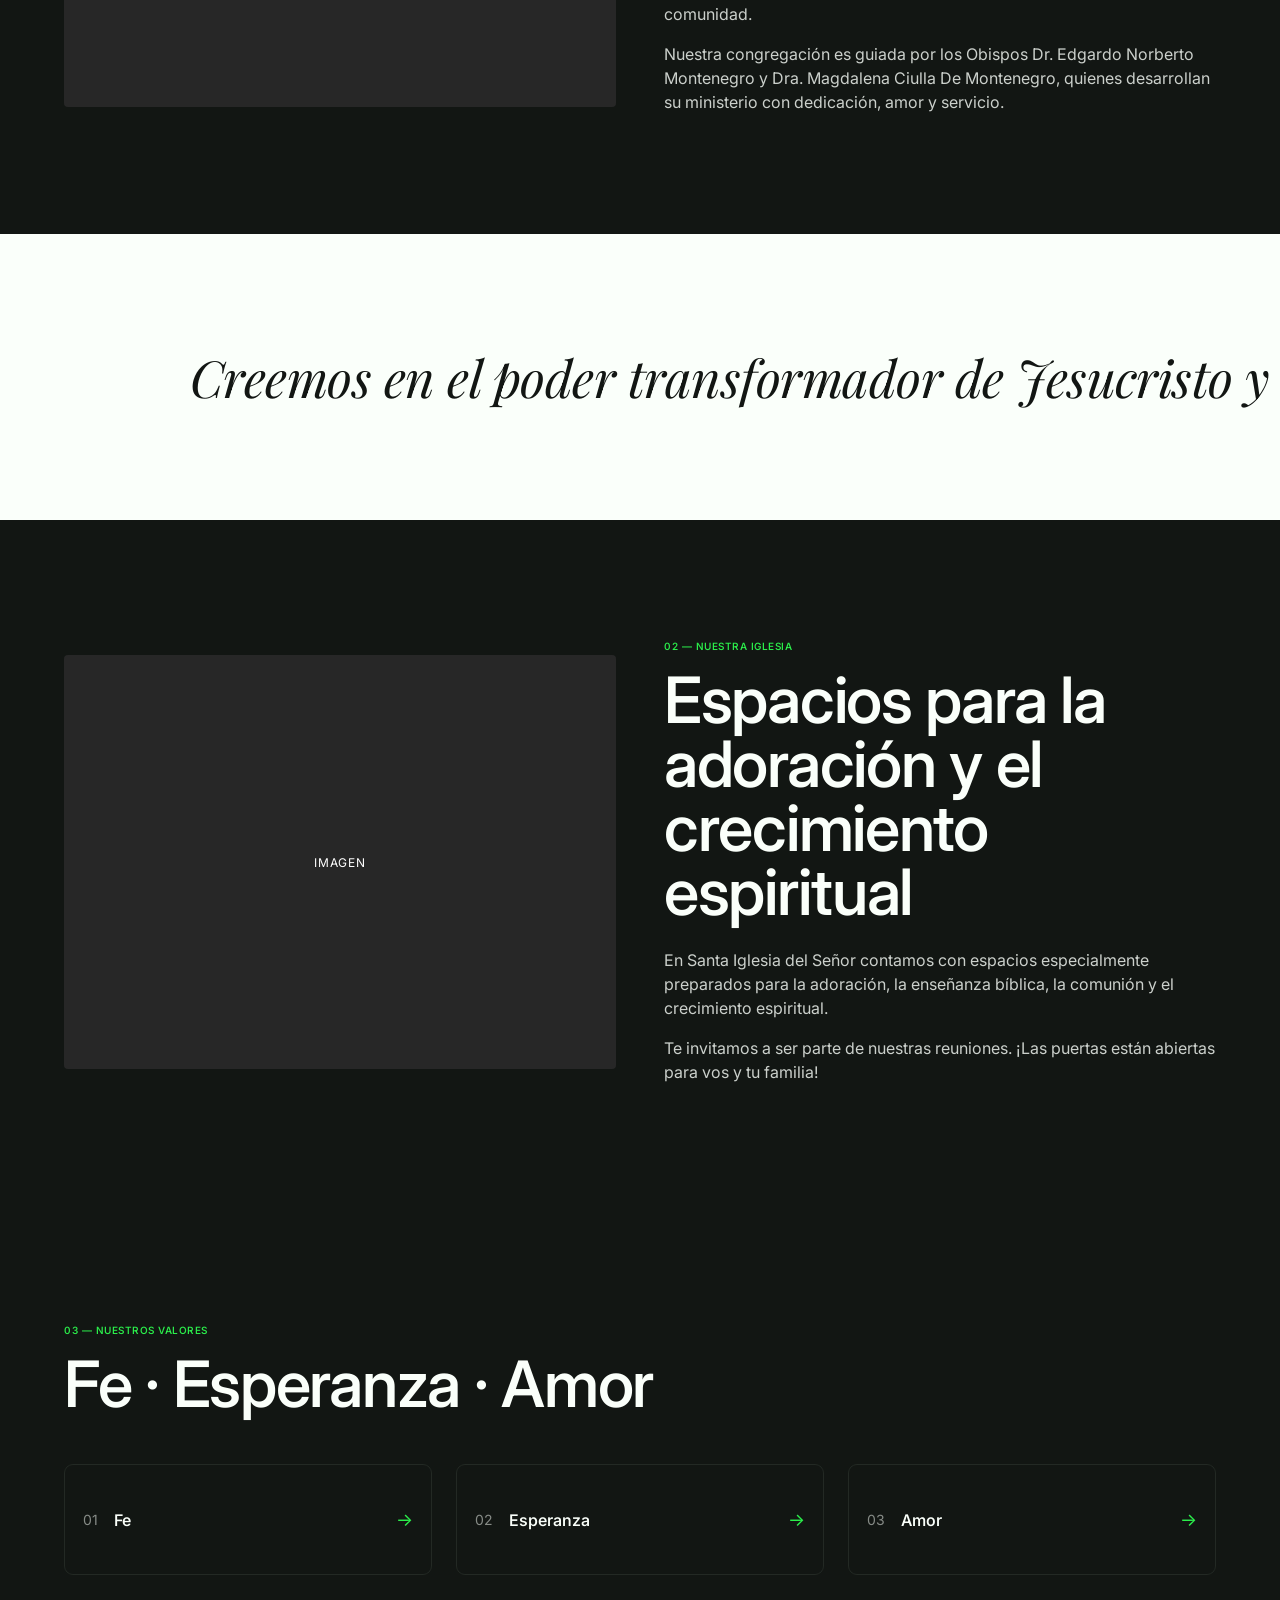
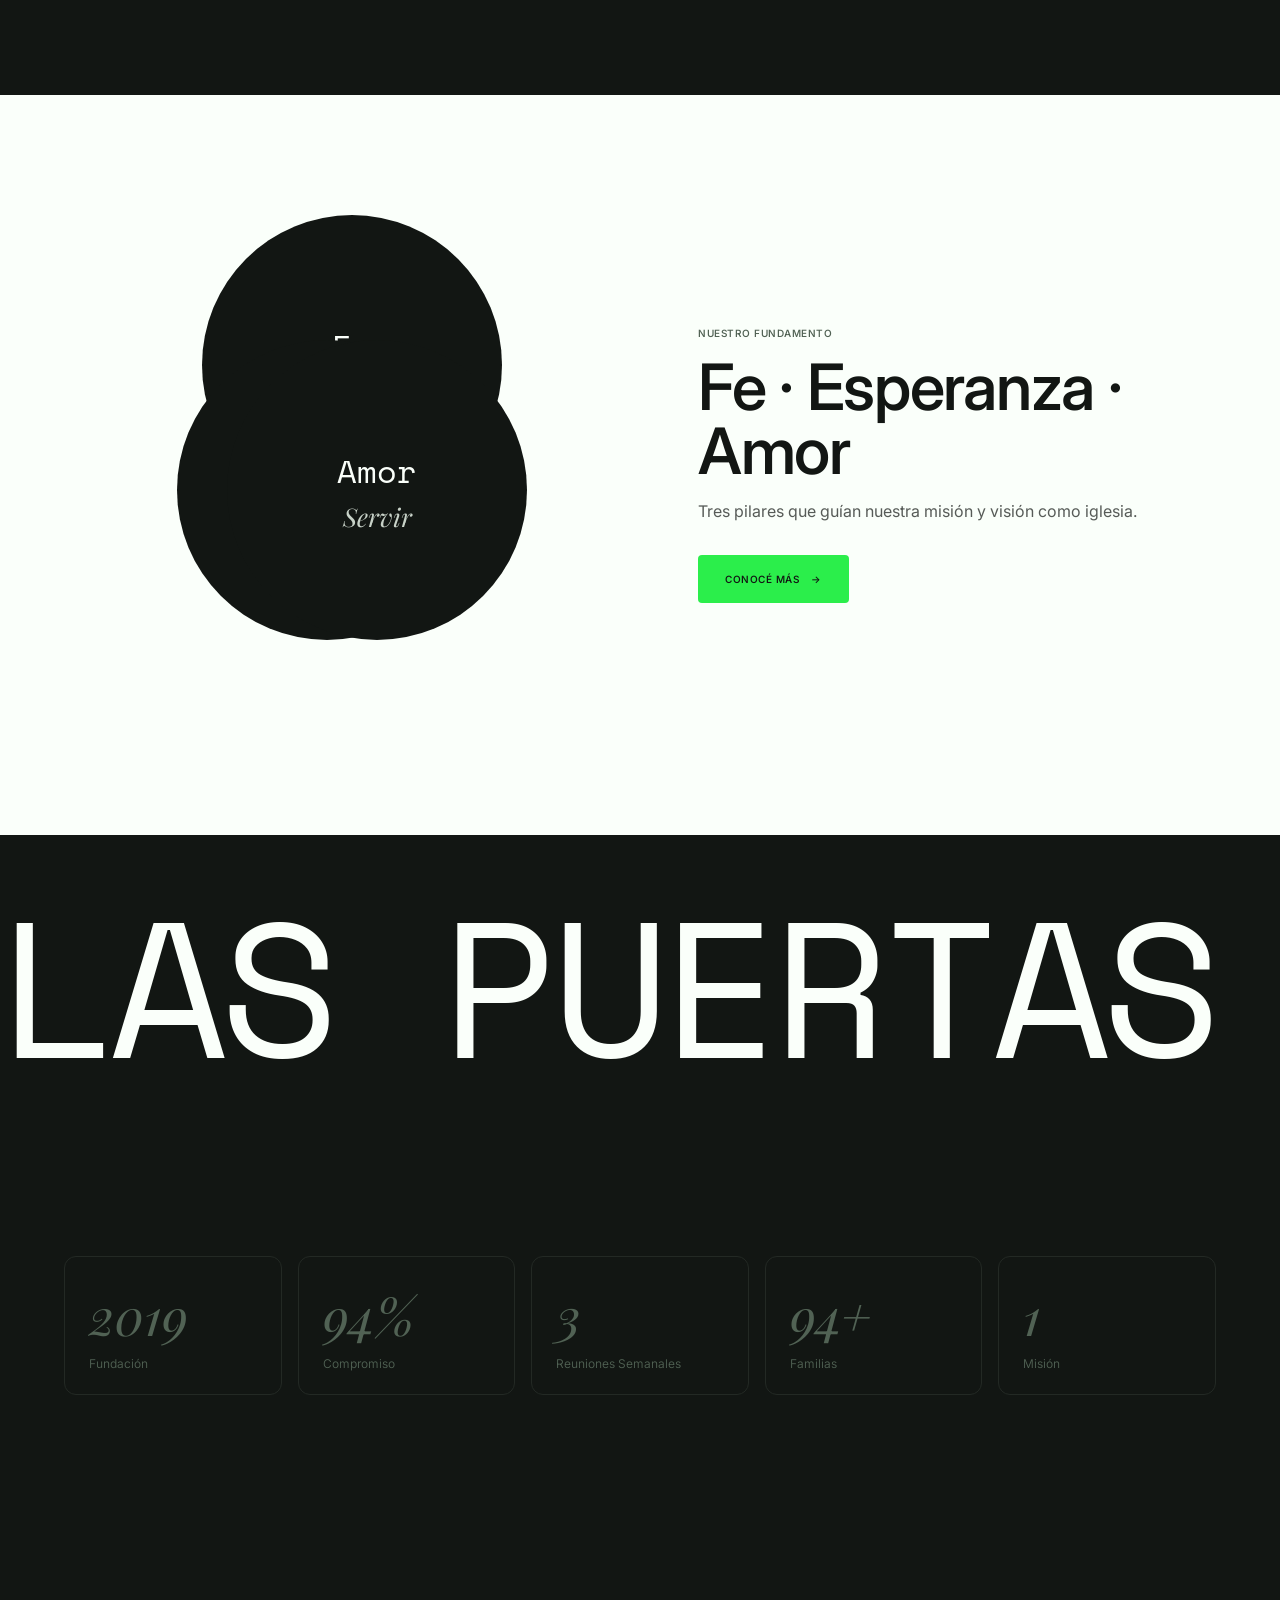
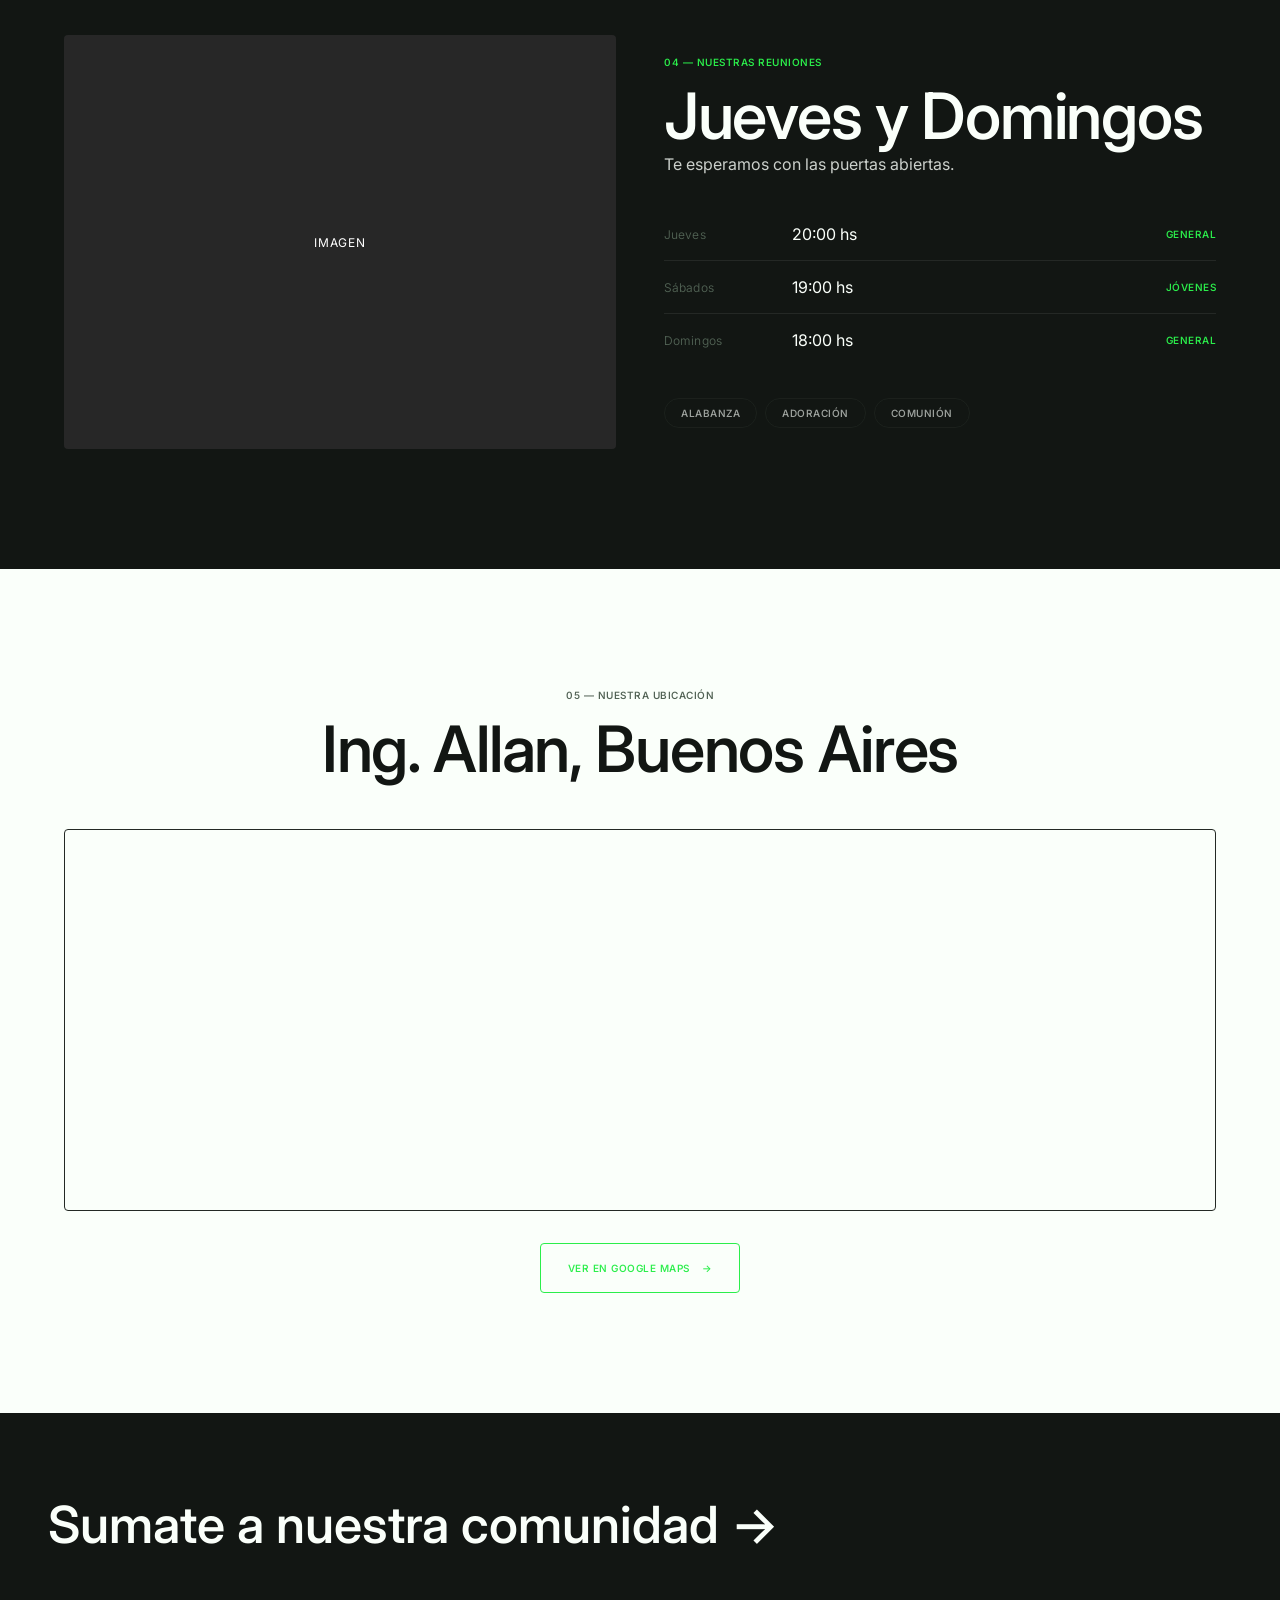
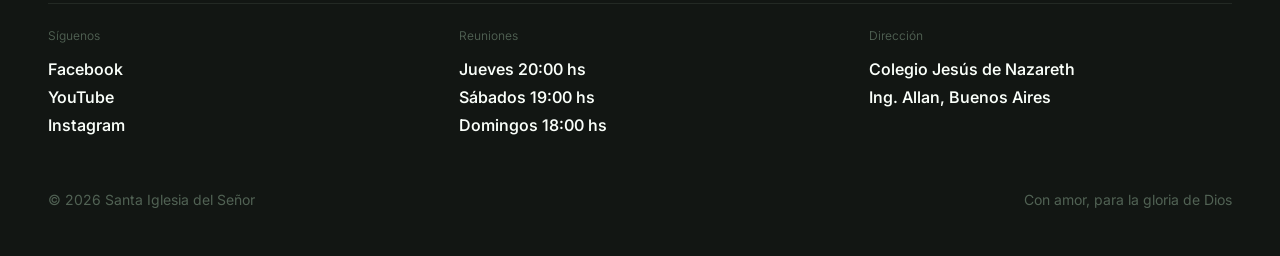
<file: index-design1.html>
<!DOCTYPE html>
<html lang="es">
<head>
  <meta charset="UTF-8">
  <meta name="viewport" content="width=device-width, initial-scale=1.0">
  <title>Santa Iglesia del Señor</title>
  <meta name="description" content="Te esperamos con las puertas abiertas. Jueves 20hs, Sábado 19hs, Domingo 18hs.">
  <link rel="preconnect" href="https://fonts.googleapis.com">
  <link rel="preconnect" href="https://fonts.gstatic.com" crossorigin>
  <link href="https://fonts.googleapis.com/css2?family=Inter:wght@200;350;400;550;700&family=Playfair+Display:ital,wght@0,400;1,300&family=Space+Mono:wght@400&display=swap" rel="stylesheet">
  <style>
    *, *::before, *::after { margin: 0; padding: 0; box-sizing: border-box; }

    :root {
      --bg-dark: #121613;
      --bg-light: #FAFFFA;
      --accent: #2BEE4B;
      --text-light: #FAFFFA;
      --text-dark: #121613;
      --text-muted: #516254;
      --text-secondary: #C8D2C8;
      --border: #232924;
      --overlay: rgba(46, 56, 48, 0.8);

      --font-sans: 'Inter', 'TWK Lausanne', system-ui, sans-serif;
      --font-serif: 'Playfair Display', 'Editorial New', Georgia, serif;
      --font-display: 'Space Mono', 'PP Mondwest', monospace;

      --space-1: 4px; --space-2: 8px; --space-3: 12px; --space-4: 16px;
      --space-5: 24px; --space-6: 32px; --space-7: 48px; --space-8: 64px;
      --space-9: 80px; --space-10: 96px; --space-11: 120px; --space-12: 160px;

      --radius-sm: 4px; --radius-md: 8px; --radius-lg: 12px; --radius-full: 9999px;
    }

    html { scroll-behavior: smooth; }
    body {
      font-family: var(--font-sans);
      -webkit-font-smoothing: antialiased;
      overflow-x: hidden;
    }
    ::selection { background: var(--accent); color: var(--bg-dark); }

    /* ─── Loader ─── */
    .loader {
      position: fixed; inset: 0; z-index: 9999;
      background: var(--bg-dark);
      display: flex; flex-direction: column;
      align-items: center; justify-content: center;
      gap: 24px;
      transition: opacity 0.6s ease, visibility 0.6s ease;
    }
    .loader.hidden { opacity: 0; visibility: hidden; pointer-events: none; }
    .loader-pct {
      font-family: var(--font-sans);
      font-size: clamp(48px, 15vw, 200px);
      font-weight: 550;
      color: var(--text-light);
    }
    .loader-pct .cursor { color: var(--accent); animation: blink 1s steps(1) infinite; }
    .loader-bar {
      width: 48px; height: 3px;
      background: var(--accent);
      animation: pulse 1s ease-in-out infinite;
    }
    @keyframes blink { 0%,100% { opacity: 1; } 50% { opacity: 0; } }
    @keyframes pulse { 0%,100% { transform: scaleY(1); opacity: 1; } 50% { transform: scaleY(0.6); opacity: 0.5; } }

    /* ─── Nav ─── */
    .nav-wrap {
      position: fixed; top: 0; left: 0; right: 0; z-index: 100;
      padding: 24px clamp(24px, 5vw, 48px);
      display: flex; justify-content: space-between; align-items: center;
      mix-blend-mode: difference;
      transition: background 0.3s ease;
    }
    .nav-wrap.scrolled { mix-blend-mode: normal; background: rgba(18,22,19,0.9); backdrop-filter: blur(12px); }
    .nav-logo {
      color: var(--text-light);
      font-family: var(--font-sans);
      font-size: 24px; font-weight: 700;
      text-decoration: none;
    }
    .nav-links { display: flex; align-items: center; gap: var(--space-7); }
    .nav-links a {
      color: var(--text-light);
      font-family: var(--font-sans);
      font-size: 16px; font-weight: 550;
      text-decoration: none;
      transition: opacity 0.3s;
      opacity: 0.7;
    }
    .nav-links a:hover { opacity: 1; }
    .menu-icon {
      display: flex; flex-direction: column; gap: 6px;
      cursor: pointer; padding: 8px;
    }
    .menu-icon .bar {
      width: 24px; height: 3px;
      background: var(--accent);
      transition: transform 0.3s ease, opacity 0.3s ease;
    }

    /* ─── Page ─── */
    .page { opacity: 0; transition: opacity 0.8s ease; }
    .page.visible { opacity: 1; }

    /* ─── Hero ─── */
    .hero {
      min-height: 100vh;
      background: var(--bg-light);
      padding: clamp(24px, 5vw, 48px);
      display: flex; flex-direction: column;
    }
    .hero-content {
      flex: 1;
      display: flex; flex-direction: column;
      justify-content: center;
      gap: 0;
    }
    .hero-line {
      display: flex; align-items: center;
      gap: clamp(16px, 3vw, 48px);
      padding: clamp(4px, 1vh, 16px) 0;
      opacity: 0; transform: translateY(40px);
      animation: heroLineIn 1s cubic-bezier(0.6,0.05,0.1,1) forwards;
    }
    .hero-line:nth-child(1) { animation-delay: 0.1s; }
    .hero-line:nth-child(2) { animation-delay: 0.25s; }
    .hero-line:nth-child(3) { animation-delay: 0.4s; }
    .hero-line:nth-child(4) { animation-delay: 0.55s; }
    @keyframes heroLineIn { to { opacity: 1; transform: translateY(0); } }

    .hero-text {
      font-family: var(--font-sans);
      font-size: clamp(48px, 10vw, 138px);
      font-weight: 550;
      line-height: 1.0;
      letter-spacing: -0.04em;
      color: var(--text-dark);
      white-space: nowrap;
    }
    .hero-imgs {
      display: flex; gap: 8px;
    }
    .hero-img {
      height: clamp(48px, 8vw, 110px);
      aspect-ratio: 16/9;
      background: var(--border);
      border-radius: var(--radius-sm);
      filter: grayscale(100%);
      display: flex; align-items: center; justify-content: center;
      font-size: 10px; color: var(--text-muted); letter-spacing: 0.05em;
      text-transform: uppercase;
      overflow: hidden;
    }

    /* ─── Section Shared ─── */
    section { padding: var(--space-11) clamp(24px, 5vw, 80px); }
    .section-headline {
      font-family: var(--font-sans);
      font-size: clamp(32px, 5vw, 64px);
      font-weight: 550;
      line-height: 1.0;
      letter-spacing: -0.02em;
    }
    .body-text {
      font-family: var(--font-sans);
      font-size: 16px;
      font-weight: 400;
      line-height: 1.5;
    }
    .body-small {
      font-family: var(--font-sans);
      font-size: 12px;
      font-weight: 350;
      line-height: 1.1;
      letter-spacing: 0.01em;
    }
    .eyebrow {
      font-family: var(--font-sans);
      font-size: 10px;
      font-weight: 550;
      text-transform: uppercase;
      letter-spacing: 0.05em;
      margin-bottom: var(--space-4);
    }

    /* ─── Dark Section ─── */
    .section-dark {
      background: var(--bg-dark);
      color: var(--text-light);
    }
    .section-dark .eyebrow { color: var(--accent); }
    .section-dark .body-text { color: var(--text-light); opacity: 0.8; }

    /* ─── Light Section ─── */
    .section-light {
      background: var(--bg-light);
      color: var(--text-dark);
    }
    .section-light .eyebrow { color: var(--text-muted); }
    .section-light .body-text { color: var(--text-dark); opacity: 0.7; }

    /* ─── Two Column ─── */
    .two-col {
      display: grid;
      grid-template-columns: 1fr 1fr;
      gap: var(--space-7);
      align-items: center;
    }
    .two-col.reverse { direction: rtl; }
    .two-col.reverse > * { direction: ltr; }

    /* ─── Scroll Reveal ─── */
    .reveal-el {
      opacity: 0; transform: translateY(40px);
      transition: opacity 0.8s ease, transform 0.8s ease;
    }
    .reveal-el.reveal { opacity: 1; transform: translateY(0); }

    /* ─── Image Card ─── */
    .img-card {
      overflow: hidden;
      border-radius: var(--radius-sm);
      background: var(--border);
      aspect-ratio: 4/3;
      display: flex; align-items: center; justify-content: center;
      color: var(--text-secondary); font-size: 12px;
      letter-spacing: 0.12em; text-transform: uppercase;
      filter: grayscale(100%);
      transition: transform 0.4s ease, filter 0.4s ease;
    }
    .img-card:hover {
      transform: scale(1.03);
      filter: grayscale(80%);
    }

    /* ─── Marquee ─── */
    .marquee-section {
      padding: var(--space-8) 0;
      overflow: hidden;
    }
    .marquee-track {
      display: flex; width: max-content;
      animation: marquee 40s linear infinite;
      gap: var(--space-7);
    }
    .marquee-track:hover { animation-play-state: paused; }
    @keyframes marquee { from { transform: translateX(0); } to { transform: translateX(-50%); } }

    .marquee-serif {
      font-family: var(--font-serif);
      font-size: clamp(64px, 12vw, 180px);
      font-weight: 300;
      font-style: italic;
      line-height: 0.9;
      letter-spacing: -0.01em;
      white-space: nowrap;
    }
    .marquee-display {
      font-family: var(--font-display);
      font-size: clamp(72px, 15vw, 220px);
      font-weight: 400;
      line-height: 0.9;
      letter-spacing: -0.04em;
      white-space: nowrap;
    }
    .marquee-item { display: flex; align-items: center; gap: var(--space-7); }
    .marquee-dot { color: var(--accent); font-size: 0.5em; }

    /* ─── Portfolio Cards ─── */
    .portfolio-card {
      display: flex; align-items: center;
      gap: var(--space-4);
      padding: 44px 18px;
      border: 1px solid var(--border);
      border-radius: 9px;
      transition: background 0.3s ease;
      cursor: default;
    }
    .portfolio-card:hover { background: var(--border); }
    .portfolio-card .num {
      font-family: var(--font-sans);
      font-size: 14px; font-weight: 400;
      color: var(--text-light);
      opacity: 0.5;
    }
    .portfolio-card .label {
      font-family: var(--font-sans);
      font-size: 16px; font-weight: 550;
      color: var(--text-light);
      flex: 1;
    }
    .portfolio-card .arrow { color: var(--accent); font-size: 18px; transition: transform 0.3s; }
    .portfolio-card:hover .arrow { transform: translateX(4px); }

    /* ─── Stats ─── */
    .stats-grid {
      display: grid;
      grid-template-columns: repeat(5, 1fr);
      gap: var(--space-4);
    }
    .stat-card {
      display: flex; flex-direction: column; gap: var(--space-2);
      padding: var(--space-5);
      border: 1px solid var(--border);
      border-radius: var(--radius-lg);
    }
    .stat-value {
      font-family: var(--font-serif);
      font-size: clamp(32px, 4vw, 53px);
      font-weight: 300;
      font-style: italic;
      color: var(--text-muted);
    }
    .stat-label {
      font-family: var(--font-sans);
      font-size: 12px; font-weight: 350;
      color: var(--text-muted);
      line-height: 1.1;
    }

    /* ─── Venn ─── */
    .venn-wrap {
      display: flex; align-items: center; gap: var(--space-10);
      justify-content: center;
    }
    .venn-diagram {
      position: relative;
      width: clamp(300px, 40vw, 500px);
      aspect-ratio: 1;
      flex-shrink: 0;
    }
    .venn-circle {
      position: absolute;
      width: 60%; height: 60%;
      border-radius: 50%;
      background: var(--bg-dark);
      display: flex; flex-direction: column;
      align-items: center; justify-content: center;
      text-align: center;
      gap: 4px;
    }
    .venn-circle:nth-child(1) { top: 0; left: 50%; transform: translateX(-50%); }
    .venn-circle:nth-child(2) { bottom: 15%; left: 15%; }
    .venn-circle:nth-child(3) { bottom: 15%; right: 15%; }
    .venn-title {
      font-family: var(--font-display);
      font-size: clamp(16px, 2.5vw, 36px);
      font-weight: 400;
      color: var(--text-light);
    }
    .venn-sub {
      font-family: var(--font-serif);
      font-size: clamp(14px, 2vw, 28px);
      font-weight: 300;
      font-style: italic;
      color: var(--text-secondary);
    }

    /* ─── Schedule ─── */
    .schedule-list { margin-top: var(--space-6); }
    .schedule-item {
      display: flex; align-items: center;
      padding: var(--space-4) 0;
      border-bottom: 1px solid rgba(255,255,255,0.08);
      gap: var(--space-7);
    }
    .schedule-item:last-child { border-bottom: none; }
    .schedule-day { font-family: var(--font-sans); font-size: 12px; font-weight: 350; letter-spacing: 0.01em; color: var(--text-muted); min-width: 80px; }
    .schedule-time { font-family: var(--font-sans); font-size: 16px; font-weight: 400; color: var(--text-light); }
    .schedule-desc { margin-left: auto; font-family: var(--font-sans); font-size: 10px; font-weight: 550; text-transform: uppercase; letter-spacing: 0.05em; color: var(--accent); }

    .tag-group { display: flex; gap: var(--space-2); margin-top: var(--space-6); }
    .tag {
      font-family: var(--font-sans); font-size: 10px; font-weight: 550;
      text-transform: uppercase; letter-spacing: 0.05em;
      padding: 8px 16px;
      border: 1px solid var(--border);
      border-radius: var(--radius-full);
      color: var(--text-light);
      opacity: 0.6;
      transition: opacity 0.3s, border-color 0.3s;
    }
    .tag:hover { opacity: 1; border-color: var(--accent); }

    /* ─── Buttons ─── */
    .btn {
      display: inline-flex; align-items: center; gap: 12px;
      padding: 18px 27px;
      background: var(--accent);
      color: var(--text-dark);
      border: none; border-radius: var(--radius-sm);
      font-family: var(--font-sans);
      font-size: 10px; font-weight: 550;
      text-transform: uppercase; letter-spacing: 0.05em;
      text-decoration: none;
      transition: transform 0.2s ease, box-shadow 0.2s ease;
    }
    .btn:hover {
      transform: translateY(-2px);
      box-shadow: 0 4px 12px rgba(43,238,75,0.3);
    }
    .btn .arrow { display: inline-block; transition: transform 0.2s; }
    .btn:hover .arrow { transform: translateX(4px); }

    .btn-outline {
      background: transparent;
      border: 1px solid var(--accent);
      color: var(--accent);
    }
    .btn-outline:hover { background: var(--accent); color: var(--text-dark); box-shadow: 0 4px 12px rgba(43,238,75,0.2); }

    /* ─── Map ─── */
    .map-frame {
      margin-top: var(--space-7);
      border: 1px solid var(--border);
      border-radius: var(--radius-sm);
      overflow: hidden;
    }
    .map-frame iframe {
      display: block; width: 100%; height: 380px; border: 0;
      filter: invert(1) hue-rotate(180deg) saturate(0.15) brightness(0.8);
    }

    /* ─── Footer ─── */
    footer {
      background: var(--bg-dark);
      padding: var(--space-9) clamp(24px, 5vw, 48px) var(--space-7);
      color: var(--text-light);
    }
    .footer-email {
      font-family: var(--font-sans);
      font-size: clamp(28px, 4vw, 56px);
      font-weight: 550;
      color: var(--text-light);
      text-decoration: none;
      display: inline-block;
      transition: color 0.2s;
    }
    .footer-email:hover { color: var(--accent); }
    .footer-grid {
      display: grid;
      grid-template-columns: repeat(3, 1fr);
      gap: var(--space-7);
      margin-top: var(--space-7);
      padding-top: var(--space-5);
      border-top: 1px solid var(--border);
    }
    .footer-col h4 {
      font-family: var(--font-sans);
      font-size: 12px; font-weight: 350;
      color: var(--text-muted);
      margin-bottom: var(--space-4);
    }
    .footer-col a {
      display: block;
      font-family: var(--font-sans);
      font-size: 16px; font-weight: 550;
      color: var(--text-light);
      text-decoration: none;
      margin-bottom: var(--space-2);
      transition: opacity 0.3s;
    }
    .footer-col a:hover { opacity: 0.7; }
    .footer-meta {
      display: flex; justify-content: space-between;
      margin-top: var(--space-7);
      font-family: var(--font-sans);
      font-size: 14px;
      color: var(--text-muted);
    }

    /* ─── Responsive ─── */
    @media (max-width: 1024px) {
      .stats-grid { grid-template-columns: repeat(3, 1fr); }
      .footer-grid { grid-template-columns: 1fr 1fr; }
      .venn-wrap { flex-direction: column; text-align: center; }
    }
    @media (max-width: 768px) {
      .two-col { grid-template-columns: 1fr; }
      .two-col.reverse { direction: ltr; }
      .hero-text { font-size: 48px; }
      .hero-line { flex-direction: column; align-items: flex-start; }
      .hero-imgs { width: 100%; }
      .hero-img { height: 80px; flex: 1; }
      .stats-grid { grid-template-columns: 1fr; }
      .footer-grid { grid-template-columns: 1fr; }
      .nav-links a:not(.menu-icon) { display: none; }
      section { padding: 64px 24px; }
      .schedule-item { flex-wrap: wrap; gap: 8px; }
      .schedule-desc { margin-left: 0; }
      .marquee-serif { font-size: 64px; }
      .marquee-display { font-size: 72px; }
    }
  </style>
</head>
<body>

  <!-- Loader -->
  <div class="loader" id="loader">
    <div class="loader-pct" id="loaderPct">0<span class="cursor">_</span></div>
    <div class="loader-bar"></div>
  </div>

  <!-- Nav -->
  <div class="nav-wrap" id="navWrap">
    <div class="nav-logo" style="display:flex;align-items:center;gap:14px">
      <a href="https://www.facebook.com/MinisterioSantaIglesia" target="_blank" style="color:var(--text-light);display:flex" aria-label="Facebook">
        <svg viewBox="0 0 24 24" width="18" height="18" fill="currentColor"><path d="M24 12.073c0-6.627-5.373-12-12-12s-12 5.373-12 12c0 5.99 4.388 10.954 10.125 11.854v-8.385H7.078v-3.47h3.047V9.43c0-3.007 1.792-4.669 4.533-4.669 1.312 0 2.686.235 2.686.235v2.953H15.83c-1.491 0-1.956.925-1.956 1.874v2.25h3.328l-.532 3.47h-2.796v8.385C19.612 23.027 24 18.062 24 12.073z"/></svg>
      </a>
      <a href="https://www.youtube.com/@sids2025" target="_blank" style="color:var(--text-light);display:flex" aria-label="YouTube">
        <svg viewBox="0 0 24 24" width="18" height="18" fill="currentColor"><path d="M23.498 6.186a3.016 3.016 0 0 0-2.122-2.136C19.505 3.545 12 3.545 12 3.545s-7.505 0-9.377.505A3.017 3.017 0 0 0 .502 6.186C0 8.07 0 12 0 12s0 3.93.502 5.814a3.016 3.016 0 0 0 2.122 2.136c1.871.505 9.376.505 9.376.505s7.505 0 9.377-.505a3.015 3.015 0 0 0 2.122-2.136C24 15.93 24 12 24 12s0-3.93-.502-5.814zM9.545 15.568V8.432L15.818 12l-6.273 3.568z"/></svg>
      </a>
      <a href="https://www.instagram.com/sids_iglesia/" target="_blank" style="color:var(--text-light);display:flex" aria-label="Instagram">
        <svg viewBox="0 0 24 24" width="18" height="18" fill="currentColor"><path d="M12 2.163c3.204 0 3.584.012 4.85.07 3.252.148 4.771 1.691 4.919 4.919.058 1.265.069 1.645.069 4.849 0 3.205-.012 3.584-.069 4.849-.149 3.225-1.664 4.771-4.919 4.919-1.266.058-1.644.07-4.85.07-3.204 0-3.584-.012-4.849-.07-3.26-.149-4.771-1.699-4.919-4.92-.058-1.265-.07-1.644-.07-4.849 0-3.204.013-3.583.07-4.849.149-3.227 1.664-4.771 4.919-4.919 1.266-.057 1.645-.069 4.849-.069zM12 0C8.741 0 8.333.014 7.053.072 2.695.272.273 2.69.073 7.052.014 8.333 0 8.741 0 12c0 3.259.014 3.668.072 4.948.2 4.358 2.618 6.78 6.98 6.98C8.333 23.986 8.741 24 12 24c3.259 0 3.668-.014 4.948-.072 4.354-.2 6.782-2.618 6.979-6.98.059-1.28.073-1.689.073-4.948 0-3.259-.014-3.667-.072-4.947-.196-4.354-2.617-6.78-6.979-6.98C15.668.014 15.259 0 12 0zm0 5.838a6.162 6.162 0 1 0 0 12.324 6.162 6.162 0 0 0 0-12.324zM12 16a4 4 0 1 1 0-8 4 4 0 0 1 0 8zm6.406-11.845a1.44 1.44 0 1 0 0 2.881 1.44 1.44 0 0 0 0-2.881z"/></svg>
      </a>
    </div>
    <div class="nav-links">
      <a href="#about">Quiénes Somos</a>
      <a href="#reuniones">Reuniones</a>
      <a href="#ubicacion">Ubicación</a>
      <div class="menu-icon">
        <div class="bar"></div>
        <div class="bar"></div>
        <div class="bar"></div>
      </div>
    </div>
  </div>

  <!-- Page -->
  <div class="page" id="page">

    <!-- Hero (Light BG) -->
    <div class="hero">
      <div style="flex:1;display:flex;flex-direction:column;justify-content:center">
        <div class="hero-line">
          <span class="hero-text">SANTA</span>
          <div class="hero-imgs">
            <div class="hero-img">Img 01</div>
            <div class="hero-img">Img 02</div>
          </div>
        </div>
        <div class="hero-line">
          <span class="hero-text">IGLESIA</span>
          <div class="hero-imgs">
            <div class="hero-img">Img 03</div>
            <div class="hero-img">Img 04</div>
          </div>
        </div>
        <div class="hero-line">
          <span class="hero-text">DEL</span>
          <div class="hero-imgs">
            <div class="hero-img">Img 05</div>
            <div class="hero-img">Img 06</div>
          </div>
        </div>
        <div class="hero-line">
          <span class="hero-text">SEÑOR</span>
          <div class="hero-imgs">
            <div class="hero-img">Img 07</div>
            <div class="hero-img">Img 08</div>
          </div>
        </div>
      </div>
      <div style="padding:16px 0 0;font-family:var(--font-sans);font-size:13px;color:var(--text-muted);letter-spacing:0.05em;display:flex;justify-content:space-between">
        <span>Jueves 20:00 hs · Domingo 18:00 hs</span>
        <span style="color:var(--accent)">↓ Scroll</span>
      </div>
    </div>

    <!-- Marquee 1 (Editorial Serif, Light BG) -->
    <div class="marquee-section" style="background:var(--bg-light)">
      <div class="marquee-track" style="color:var(--text-dark)">
        <span class="marquee-item"><span class="marquee-serif">Santa Iglesia del Señor</span><span class="marquee-dot">◆</span></span>
        <span class="marquee-item"><span class="marquee-serif">Fe</span><span class="marquee-dot">◆</span></span>
        <span class="marquee-item"><span class="marquee-serif">Esperanza</span><span class="marquee-dot">◆</span></span>
        <span class="marquee-item"><span class="marquee-serif">Amor</span><span class="marquee-dot">◆</span></span>
        <span class="marquee-item"><span class="marquee-serif">Santa Iglesia del Señor</span><span class="marquee-dot">◆</span></span>
        <span class="marquee-item"><span class="marquee-serif">Fe</span><span class="marquee-dot">◆</span></span>
        <span class="marquee-item"><span class="marquee-serif">Esperanza</span><span class="marquee-dot">◆</span></span>
        <span class="marquee-item"><span class="marquee-serif">Amor</span><span class="marquee-dot">◆</span></span>
      </div>
    </div>

    <!-- Quiénes Somos (Dark BG) -->
    <section class="section-dark" id="about">
      <div class="two-col reverse" style="max-width:1400px;margin:0 auto">
        <div class="reveal-el">
          <div class="eyebrow">01 — Quiénes Somos</div>
          <h2 class="section-headline" style="margin-bottom:var(--space-5)">Una iglesia<br>comprometida con<br>el Evangelio</h2>
          <p class="body-text" style="margin-bottom:var(--space-4)">Santa Iglesia del Señor es una Iglesia Cristiana Evangélica comprometida con la predicación del Evangelio de Jesucristo, la enseñanza de la Palabra de Dios y el acompañamiento espiritual de las familias y la comunidad.</p>
          <p class="body-text">Nuestra congregación es guiada por los Obispos Dr. Edgardo Norberto Montenegro y Dra. Magdalena Ciulla De Montenegro, quienes desarrollan su ministerio con dedicación, amor y servicio.</p>
        </div>
        <div class="img-card reveal-el" style="display:flex;align-items:center;justify-content:center;color:var(--fg-muted);font-size:12px;letter-spacing:0.08em">imagen</div>
      </div>
    </section>

    <!-- Philosophy / Statement (Light BG) -->
    <section class="section-light" style="text-align:center">
      <div style="max-width:900px;margin:0 auto">
        <p class="marquee-serif" style="font-size:clamp(28px,4vw,64px);color:var(--text-dark);font-style:italic">Creemos en el poder transformador de Jesucristo y trabajamos para que cada persona pueda conocer el amor de Dios.</p>
      </div>
    </section>

    <!-- Nuestra Iglesia (Dark BG) -->
    <section class="section-dark">
      <div class="two-col" style="max-width:1400px;margin:0 auto">
        <div class="img-card reveal-el" style="display:flex;align-items:center;justify-content:center;color:var(--fg-muted);font-size:12px;letter-spacing:0.08em">imagen</div>
        <div class="reveal-el">
          <div class="eyebrow">02 — Nuestra Iglesia</div>
          <h2 class="section-headline" style="margin-bottom:var(--space-5)">Espacios para la<br>adoración y el<br>crecimiento espiritual</h2>
          <p class="body-text" style="margin-bottom:var(--space-4)">En Santa Iglesia del Señor contamos con espacios especialmente preparados para la adoración, la enseñanza bíblica, la comunión y el crecimiento espiritual.</p>
          <p class="body-text">Te invitamos a ser parte de nuestras reuniones. ¡Las puertas están abiertas para vos y tu familia!</p>
        </div>
      </div>
    </section>

    <!-- Portfolio / Valores (Dark BG) -->
    <section class="section-dark">
      <div style="max-width:1400px;margin:0 auto">
        <div class="eyebrow">03 — Nuestros Valores</div>
        <h2 class="section-headline" style="margin-bottom:var(--space-7)">Fe · Esperanza · Amor</h2>
        <div style="display:grid;grid-template-columns:repeat(3,1fr);gap:var(--space-5)">
          <div class="portfolio-card">
            <span class="num">01</span>
            <span class="label">Fe</span>
            <span class="arrow">→</span>
          </div>
          <div class="portfolio-card">
            <span class="num">02</span>
            <span class="label">Esperanza</span>
            <span class="arrow">→</span>
          </div>
          <div class="portfolio-card">
            <span class="num">03</span>
            <span class="label">Amor</span>
            <span class="arrow">→</span>
          </div>
        </div>
      </div>
    </section>

    <!-- Venn / Approach (Light BG) -->
    <section class="section-light">
      <div style="max-width:1400px;margin:0 auto">
        <div class="venn-wrap">
          <div class="venn-diagram">
            <div class="venn-circle"><div class="venn-title">Fe</div><div class="venn-sub">Creer</div></div>
            <div class="venn-circle"><div class="venn-title">Esperanza</div><div class="venn-sub">Confiar</div></div>
            <div class="venn-circle"><div class="venn-title">Amor</div><div class="venn-sub">Servir</div></div>
          </div>
          <div style="max-width:480px">
            <div class="eyebrow">Nuestro Fundamento</div>
            <h2 class="section-headline" style="margin-bottom:var(--space-4)">Fe · Esperanza · Amor</h2>
            <p class="body-text" style="margin-bottom:var(--space-6)">Tres pilares que guían nuestra misión y visión como iglesia.</p>
            <a class="btn" href="https://www.instagram.com/sids_iglesia/" target="_blank">Conocé más <span class="arrow">→</span></a>
          </div>
        </div>
      </div>
    </section>

    <!-- Marquee 2 (Display Mono, Dark BG) -->
    <div class="marquee-section section-dark">
      <div class="marquee-track">
        <span class="marquee-item"><span class="marquee-display">LAS PUERTAS ESTÁN ABIERTAS</span><span class="marquee-dot">◆</span></span>
        <span class="marquee-item"><span class="marquee-display">TE ESPERAMOS</span><span class="marquee-dot">◆</span></span>
        <span class="marquee-item"><span class="marquee-display">SUMATE A NUESTRA COMUNIDAD</span><span class="marquee-dot">◆</span></span>
        <span class="marquee-item"><span class="marquee-display">LAS PUERTAS ESTÁN ABIERTAS</span><span class="marquee-dot">◆</span></span>
        <span class="marquee-item"><span class="marquee-display">TE ESPERAMOS</span><span class="marquee-dot">◆</span></span>
        <span class="marquee-item"><span class="marquee-display">SUMATE A NUESTRA COMUNIDAD</span><span class="marquee-dot">◆</span></span>
      </div>
    </div>

    <!-- Stats (Dark BG) -->
    <section class="section-dark">
      <div style="max-width:1400px;margin:0 auto">
        <div class="stats-grid">
          <div class="stat-card"><div class="stat-value" data-count="2019">0</div><div class="stat-label">Fundación</div></div>
          <div class="stat-card"><div class="stat-value" data-count="100">0%</div><div class="stat-label">Compromiso</div></div>
          <div class="stat-card"><div class="stat-value" data-count="3">0</div><div class="stat-label">Reuniones Semanales</div></div>
          <div class="stat-card"><div class="stat-value" data-count="100">0+</div><div class="stat-label">Familias</div></div>
          <div class="stat-card"><div class="stat-value" data-count="1">0</div><div class="stat-label">Misión</div></div>
        </div>
      </div>
    </section>

    <!-- Reuniones (Dark BG) -->
    <section class="section-dark" id="reuniones">
      <div class="two-col" style="max-width:1400px;margin:0 auto">
        <div class="img-card reveal-el" style="display:flex;align-items:center;justify-content:center;color:var(--fg-muted);font-size:12px;letter-spacing:0.08em">imagen</div>
        <div class="reveal-el">
          <div class="eyebrow">04 — Nuestras Reuniones</div>
          <h2 class="section-headline" style="margin-bottom:var(--space-1)">Jueves y Domingos</h2>
          <p class="body-text" style="margin-bottom:0">Te esperamos con las puertas abiertas.</p>
          <div class="schedule-list">
            <div class="schedule-item">
              <span class="schedule-day">Jueves</span>
              <span class="schedule-time">20:00 hs</span>
              <span class="schedule-desc">General</span>
            </div>
            <div class="schedule-item">
              <span class="schedule-day">Sábados</span>
              <span class="schedule-time">19:00 hs</span>
              <span class="schedule-desc">Jóvenes</span>
            </div>
            <div class="schedule-item">
              <span class="schedule-day">Domingos</span>
              <span class="schedule-time">18:00 hs</span>
              <span class="schedule-desc">General</span>
            </div>
          </div>
          <div class="tag-group">
            <span class="tag">Alabanza</span>
            <span class="tag">Adoración</span>
            <span class="tag">Comunión</span>
          </div>
        </div>
      </div>
    </section>

    <!-- Ubicación (Light BG) -->
    <section class="section-light" id="ubicacion" style="text-align:center">
      <div style="max-width:1400px;margin:0 auto">
        <div class="eyebrow">05 — Nuestra Ubicación</div>
        <h2 class="section-headline" style="margin-bottom:var(--space-1)">Ing. Allan, Buenos Aires</h2>
        <div class="map-frame">
          <iframe src="https://www.google.com/maps/embed?pb=!1m18!1m12!1m3!1d204.60280482687168!2d-58.190065407558976!3d-34.86514946029389!2m3!1f0!2f0!3f0!3m2!1i1024!2i768!4f13.1!3m3!1m2!1s0x95a2d78a02f43253%3A0xf118fbba9ff02ca!2sColegio%20Jes%C3%BAs%20de%20Nazareth!5e0!3m2!1ses!2sar!4v1780336542615!5m2!1ses!2sar" loading="lazy" referrerpolicy="no-referrer-when-downgrade" title="Ubicación"></iframe>
        </div>
        <a class="btn btn-outline" href="https://www.google.com/maps?q=Colegio+Jes%C3%BAs+de+Nazareth" target="_blank" style="margin-top:var(--space-6)">Ver en Google Maps <span class="arrow">→</span></a>
      </div>
    </section>

    <!-- Footer -->
    <footer>
      <a class="footer-email" href="https://www.instagram.com/sids_iglesia/" target="_blank">Sumate a nuestra comunidad →</a>
      <div class="footer-grid">
        <div class="footer-col">
          <h4>Síguenos</h4>
          <a href="https://www.facebook.com/MinisterioSantaIglesia" target="_blank">Facebook</a>
          <a href="https://www.youtube.com/@sids2025" target="_blank">YouTube</a>
          <a href="https://www.instagram.com/sids_iglesia/" target="_blank">Instagram</a>
        </div>
        <div class="footer-col">
          <h4>Reuniones</h4>
          <a href="#">Jueves 20:00 hs</a>
          <a href="#">Sábados 19:00 hs</a>
          <a href="#">Domingos 18:00 hs</a>
        </div>
        <div class="footer-col">
          <h4>Dirección</h4>
          <a href="https://www.google.com/maps?q=Colegio+Jes%C3%BAs+de+Nazareth" target="_blank">Colegio Jesús de Nazareth</a>
          <a href="#">Ing. Allan, Buenos Aires</a>
        </div>
      </div>
      <div class="footer-meta">
        <span>&copy; 2026 Santa Iglesia del Señor</span>
        <span>Con amor, para la gloria de Dios</span>
      </div>
    </footer>

  </div>

  <script>
    // ─── Loader ───
    (function() {
      const loader = document.getElementById('loader');
      const pctEl = document.getElementById('loaderPct');
      const page = document.getElementById('page');
      let count = 0;
      const interval = setInterval(() => {
        count += Math.floor(Math.random() * 6) + 2;
        if (count > 100) count = 100;
        pctEl.innerHTML = count + '<span class="cursor">_</span>';
        if (count >= 100) {
          clearInterval(interval);
          setTimeout(() => { loader.classList.add('hidden'); page.classList.add('visible'); }, 300);
        }
      }, 100);
    })();

    // ─── Nav scroll ───
    (function() {
      const nav = document.getElementById('navWrap');
      window.addEventListener('scroll', () => nav.classList.toggle('scrolled', window.scrollY > 80), { passive: true });
    })();

    // ─── Intersection Observer ───
    (function() {
      const observer = new IntersectionObserver((entries) => {
        entries.forEach(entry => {
          if (entry.isIntersecting) {
            entry.target.classList.add('reveal');
            observer.unobserve(entry.target);
          }
        });
      }, { threshold: 0.1 });
      document.querySelectorAll('.reveal-el').forEach(el => observer.observe(el));
    })();

    // ─── Stat counters ───
    (function() {
      const observer = new IntersectionObserver((entries) => {
        entries.forEach(entry => {
          if (entry.isIntersecting) {
            const el = entry.target;
            const raw = el.dataset.count;
            const num = parseInt(raw) || 0;
            const suffix = el.textContent.replace(/[\d]/g, '');
            let current = 0;
            const step = Math.max(1, Math.floor(num / 40));
            const interval = setInterval(() => {
              current += step;
              if (current >= num) { current = num; clearInterval(interval); }
              el.textContent = current + suffix;
            }, 30);
            observer.unobserve(el);
          }
        });
      }, { threshold: 0.5 });
      document.querySelectorAll('.stat-value[data-count]').forEach(el => observer.observe(el));
    })();

    // ─── Smooth scroll ───
    document.querySelectorAll('a[href^="#"]').forEach(a => {
      a.addEventListener('click', (e) => {
        e.preventDefault();
        const target = document.querySelector(a.getAttribute('href'));
        if (target) target.scrollIntoView({ behavior: 'smooth' });
      });
    });
  </script>
</body>
</html>
</file>
<file: sids-web-v1-classic/styles.css>
/* ============================================
   Santa Iglesia del Señor (SIDS) — Stylesheet
   Paleta basada en la guía de identidad visual.
   ============================================ */

:root {
  /* Brand palette (from PDF) */
  --c-cream:        #FAF4E6;
  --c-cream-soft:   #F5EFE0;
  --c-light-1:      #EBF5BA;
  --c-light-2:      #A3CCBE;
  --c-teal:         #5F9492;
  --c-accent:       #DAE953;
  --c-green:        #73A243;
  --c-green-mid:    #2A6A47;
  --c-green-deep:   #144137;
  --c-ink:          #0D1F18;
  --c-black:        #0A0F0C;
  --c-white:        #FFFFFF;
  --c-muted:        #6B7771;
  --c-line:         rgba(20, 65, 55, 0.12);

  /* Type */
  --f-display: "Cormorant Garamond", "Times New Roman", serif;
  --f-head:    "Bebas Neue", "Arial Narrow", sans-serif;
  --f-body:    "Inter", system-ui, -apple-system, "Segoe UI", Roboto, sans-serif;

  /* Spacing */
  --container: 1180px;
  --pad-x: clamp(20px, 4vw, 48px);
  --section-y: clamp(64px, 9vw, 120px);

  --radius-sm: 8px;
  --radius:    14px;
  --radius-lg: 24px;

  --shadow-sm: 0 4px 14px rgba(20, 65, 55, 0.08);
  --shadow:    0 18px 40px -18px rgba(10, 20, 15, 0.35);
}

/* ---------- Reset / base ---------- */
*, *::before, *::after { box-sizing: border-box; }
html { scroll-behavior: smooth; -webkit-text-size-adjust: 100%; }
body {
  margin: 0;
  font-family: var(--f-body);
  font-size: 17px;
  line-height: 1.6;
  color: var(--c-ink);
  background: var(--c-cream);
  -webkit-font-smoothing: antialiased;
}
img { max-width: 100%; display: block; }
a { color: inherit; text-decoration: none; }
button { font: inherit; cursor: pointer; border: none; background: none; color: inherit; }
ul { list-style: none; padding: 0; margin: 0; }

.container {
  width: 100%;
  max-width: var(--container);
  margin: 0 auto;
  padding-inline: var(--pad-x);
}

/* ---------- Header / nav ---------- */
.site-header {
  position: sticky;
  top: 0;
  z-index: 100;
  background: rgba(250, 244, 230, 0.92);
  backdrop-filter: saturate(140%) blur(10px);
  -webkit-backdrop-filter: saturate(140%) blur(10px);
  border-bottom: 1px solid var(--c-line);
}
.nav-wrap {
  display: flex;
  align-items: center;
  justify-content: space-between;
  gap: 24px;
  padding-block: 14px;
}
.brand {
  display: flex;
  align-items: center;
  gap: 12px;
  font-weight: 600;
}
.brand-logo {
  width: 44px;
  height: 44px;
  object-fit: contain;
}
.brand-text { display: flex; flex-direction: column; line-height: 1; }
.brand-name {
  font-family: var(--f-head);
  font-size: 1.5rem;
  letter-spacing: 0.04em;
  color: var(--c-green-deep);
}
.brand-tag {
  font-family: var(--f-display);
  font-style: italic;
  font-size: 0.85rem;
  color: var(--c-teal);
  margin-top: 2px;
}

.primary-nav {
  display: flex;
  align-items: center;
  gap: clamp(14px, 2vw, 28px);
  font-size: 0.95rem;
}
.primary-nav a {
  color: var(--c-ink);
  font-weight: 500;
  position: relative;
  padding-block: 6px;
  transition: color .2s;
}
.primary-nav a:hover { color: var(--c-green-deep); }
.primary-nav a::after {
  content: "";
  position: absolute;
  left: 0; bottom: 0;
  height: 2px; width: 0;
  background: var(--c-accent);
  transition: width .25s ease;
}
.primary-nav a:hover::after { width: 100%; }

.nav-cta {
  background: var(--c-green-deep);
  color: var(--c-cream) !important;
  padding: 10px 18px !important;
  border-radius: 999px;
}
.nav-cta:hover { background: var(--c-green-mid); }
.nav-cta::after { display: none; }

.nav-toggle {
  display: none;
  width: 42px; height: 42px;
  flex-direction: column;
  justify-content: center;
  gap: 5px;
  padding: 8px;
}
.nav-toggle span {
  display: block;
  height: 2px;
  background: var(--c-green-deep);
  transition: transform .25s, opacity .2s;
}

/* ---------- Hero ---------- */
.hero {
  position: relative;
  overflow: hidden;
  background:
    radial-gradient(1200px 600px at -10% -10%, rgba(115, 162, 67, 0.10), transparent 60%),
    radial-gradient(900px 500px at 110% 110%, rgba(95, 148, 146, 0.10), transparent 60%),
    var(--c-cream);
  padding-block: clamp(64px, 10vw, 120px) clamp(72px, 12vw, 140px);
}
.hero-grid {
  display: grid;
  grid-template-columns: 1.15fr 1fr;
  gap: clamp(32px, 6vw, 80px);
  align-items: center;
}
.eyebrow {
  display: inline-block;
  font-family: var(--f-head);
  letter-spacing: 0.3em;
  color: var(--c-green-mid);
  font-size: 0.85rem;
  margin-bottom: 18px;
}
.display-title {
  font-family: var(--f-display);
  font-weight: 600;
  font-size: clamp(2.6rem, 7vw, 5.6rem);
  line-height: 0.98;
  margin: 0 0 22px;
  color: var(--c-green-deep);
  letter-spacing: -0.01em;
}
.title-emph {
  display: block;
  font-style: italic;
  font-weight: 500;
  color: var(--c-green-mid);
}
.hero-lead {
  font-size: clamp(1.05rem, 1.4vw, 1.2rem);
  color: var(--c-ink);
  max-width: 52ch;
  margin: 0 0 30px;
}
.hero-actions {
  display: flex;
  flex-wrap: wrap;
  gap: 12px;
  margin-bottom: 36px;
}
.hero-meta {
  display: flex;
  flex-wrap: wrap;
  gap: 28px 48px;
  padding-top: 28px;
  border-top: 1px solid var(--c-line);
}
.hero-meta > div { display: flex; flex-direction: column; }
.meta-label {
  font-family: var(--f-head);
  letter-spacing: 0.18em;
  font-size: 0.78rem;
  color: var(--c-teal);
  margin-bottom: 4px;
}
.meta-value { font-weight: 600; color: var(--c-green-deep); }

.hero-visual {
  position: relative;
  aspect-ratio: 1 / 1;
  display: grid;
  place-items: center;
}
.hero-logo-wrap {
  position: relative;
  z-index: 2;
  width: 86%;
  max-width: 460px;
  aspect-ratio: 1 / 1;
  border-radius: 50%;
  display: grid;
  place-items: center;
  background:
    radial-gradient(circle at 50% 40%, rgba(255,255,255,0.7), rgba(255,255,255,0) 65%),
    linear-gradient(160deg, var(--c-light-1), var(--c-light-2));
  box-shadow: var(--shadow);
}
.hero-logo {
  width: 78%;
  filter: drop-shadow(0 10px 30px rgba(20, 65, 55, 0.25));
}
.hero-blob {
  position: absolute;
  border-radius: 50%;
  filter: blur(40px);
  opacity: 0.55;
  z-index: 1;
}
.blob-1 {
  width: 260px; height: 260px;
  background: var(--c-accent);
  top: -10%; right: -8%;
}
.blob-2 {
  width: 220px; height: 220px;
  background: var(--c-teal);
  bottom: -10%; left: -8%;
}

/* ---------- Buttons ---------- */
.btn {
  display: inline-flex;
  align-items: center;
  gap: 8px;
  padding: 14px 24px;
  font-weight: 600;
  font-size: 0.95rem;
  border-radius: 999px;
  border: 2px solid transparent;
  transition: transform .15s, background .2s, color .2s, border-color .2s;
}
.btn:hover { transform: translateY(-1px); }

.btn-primary {
  background: var(--c-green-deep);
  color: var(--c-cream);
}
.btn-primary:hover { background: var(--c-green-mid); }

.btn-ghost {
  background: transparent;
  color: var(--c-green-deep);
  border-color: var(--c-green-deep);
}
.btn-ghost:hover { background: var(--c-green-deep); color: var(--c-cream); }

.btn-dark {
  background: var(--c-ink);
  color: var(--c-accent);
}
.btn-dark:hover { background: var(--c-black); }

.btn-outline-dark {
  border-color: var(--c-ink);
  color: var(--c-ink);
}
.btn-outline-dark:hover { background: var(--c-ink); color: var(--c-accent); }

/* ---------- Generic sections ---------- */
.section { padding-block: var(--section-y); }
.section-light { background: var(--c-cream); }
.section-cream { background: var(--c-cream-soft); }
.section-dark  { background: var(--c-green-deep); color: var(--c-cream); }
.section-black { background: var(--c-black); color: var(--c-cream); }
.section-accent { background: var(--c-accent); color: var(--c-black); }

.section-eyebrow {
  display: inline-block;
  font-family: var(--f-head);
  letter-spacing: 0.3em;
  font-size: 0.82rem;
  color: var(--c-green-mid);
  margin-bottom: 14px;
}
.section-eyebrow.light { color: var(--c-light-1); }

.section-title {
  font-family: var(--f-display);
  font-weight: 600;
  font-size: clamp(2rem, 4.5vw, 3.6rem);
  line-height: 1.05;
  margin: 0 0 18px;
  color: var(--c-green-deep);
}
.section-title.light { color: var(--c-cream); }
.section-title.big {
  font-family: var(--f-head);
  letter-spacing: 0.04em;
  font-size: clamp(3rem, 8vw, 6rem);
  font-weight: 400;
  color: var(--c-green-mid);
}
.title-soft {
  display: block;
  font-family: var(--f-display);
  font-style: italic;
  font-weight: 500;
  color: var(--c-ink);
  font-size: 0.5em;
  letter-spacing: 0;
  margin-top: -6px;
}

.section-head {
  margin-bottom: clamp(36px, 6vw, 60px);
}
.section-head.center { text-align: center; }

/* Highlight (PDF style "DONDE DEBO ESTAR") */
.hl {
  background: var(--c-accent);
  color: var(--c-ink);
  padding: 0 .15em;
  box-decoration-break: clone;
  -webkit-box-decoration-break: clone;
}
.hl-dark {
  background: var(--c-ink);
  color: var(--c-accent);
  padding: 0 .15em;
}

.lead { font-size: 1.15rem; color: var(--c-ink); }
.link-arrow {
  display: inline-block;
  margin-top: 18px;
  font-weight: 600;
  color: var(--c-green-deep);
  border-bottom: 2px solid var(--c-accent);
  padding-bottom: 2px;
}
.link-arrow:hover { color: var(--c-green-mid); }

/* Two-column section */
.two-col {
  display: grid;
  grid-template-columns: 1fr 1.2fr;
  gap: clamp(28px, 6vw, 72px);
  align-items: start;
}
.two-col.reverse .col-tag { order: 2; }
.two-col.reverse .col-body { order: 1; }

/* ---------- Cards (cultos) ---------- */
.cards-grid {
  display: grid;
  grid-template-columns: repeat(auto-fit, minmax(240px, 1fr));
  gap: 22px;
}
.card {
  position: relative;
  background: rgba(255, 255, 255, 0.04);
  border: 1px solid rgba(235, 245, 186, 0.18);
  border-radius: var(--radius);
  padding: 28px 24px 26px;
  transition: transform .25s, background .25s, border-color .25s;
  overflow: hidden;
}
.card::before {
  content: "";
  position: absolute;
  inset: auto -30% -50% auto;
  width: 220px; height: 220px;
  background: radial-gradient(circle, rgba(218, 233, 83, 0.18), transparent 70%);
  pointer-events: none;
  transition: transform .4s;
}
.card:hover {
  transform: translateY(-4px);
  background: rgba(255, 255, 255, 0.07);
  border-color: rgba(218, 233, 83, 0.4);
}
.card:hover::before { transform: scale(1.2); }

.card-day {
  font-family: var(--f-head);
  letter-spacing: 0.2em;
  font-size: 0.8rem;
  color: var(--c-accent);
}
.card-title {
  font-family: var(--f-display);
  font-weight: 600;
  font-size: 1.7rem;
  line-height: 1.1;
  margin: 10px 0 6px;
  color: var(--c-cream);
}
.card-time {
  font-weight: 600;
  color: var(--c-light-1);
  margin: 0 0 14px;
}
.card-text {
  font-size: 0.95rem;
  color: rgba(250, 244, 230, 0.78);
  margin: 0 0 18px;
}
.card-tag {
  display: inline-block;
  font-family: var(--f-head);
  letter-spacing: 0.18em;
  font-size: 0.72rem;
  padding: 6px 12px;
  border: 1px solid rgba(218, 233, 83, 0.45);
  border-radius: 999px;
  color: var(--c-accent);
}

/* ---------- Agenda ---------- */
.agenda-list {
  display: grid;
  gap: 14px;
  max-width: 820px;
  margin: 0 auto;
}
.agenda-item {
  display: flex;
  align-items: center;
  gap: 22px;
  padding: 18px 22px;
  background: var(--c-white);
  border-radius: var(--radius);
  box-shadow: var(--shadow-sm);
  border-left: 6px solid var(--c-green-mid);
  transition: transform .2s, border-color .2s;
}
.agenda-item:hover {
  transform: translateX(4px);
  border-left-color: var(--c-accent);
}
.agenda-date {
  display: inline-block;
  background: var(--c-green-mid);
  color: var(--c-cream);
  font-family: var(--f-head);
  letter-spacing: 0.1em;
  padding: 8px 14px;
  border-radius: var(--radius-sm);
  font-size: 1.1rem;
  min-width: 96px;
  text-align: center;
}
.agenda-body h3 {
  margin: 0;
  font-family: var(--f-head);
  letter-spacing: 0.04em;
  font-size: 1.35rem;
  color: var(--c-green-deep);
}
.agenda-body p {
  margin: 2px 0 0;
  color: var(--c-muted);
  font-style: italic;
}

/* ---------- Quote section ---------- */
.quote-wrap {
  max-width: 880px;
  margin: 0 auto;
  text-align: center;
  padding-block: clamp(20px, 4vw, 40px);
}
.quote-pre {
  font-family: var(--f-head);
  letter-spacing: 0.3em;
  color: var(--c-accent);
  margin: 0 0 28px;
  font-size: 0.95rem;
}
.quote {
  margin: 0;
  display: flex;
  flex-direction: column;
  align-items: flex-start;
  gap: 4px;
  text-align: left;
  max-width: 720px;
  margin-inline: auto;
}
.quote .line-1,
.quote .line-2 {
  font-family: var(--f-head);
  font-size: clamp(3rem, 10vw, 7rem);
  line-height: 0.95;
  letter-spacing: 0.01em;
  font-weight: 400;
}
.quote .line-1 { color: var(--c-cream); }
.quote .line-2 .hl {
  font-size: inherit;
  padding: 0 .12em .04em;
  display: inline-block;
  transform: skew(-2deg);
}
.quote .line-3 {
  display: inline-block;
  background: var(--c-cream);
  color: var(--c-black);
  font-family: var(--f-head);
  font-size: clamp(1rem, 2.2vw, 1.5rem);
  letter-spacing: 0.12em;
  padding: 8px 14px 6px;
  margin-top: 14px;
}
.quote .line-4 {
  font-family: var(--f-head);
  font-style: italic;
  font-weight: 400;
  font-size: clamp(0.95rem, 1.8vw, 1.2rem);
  letter-spacing: 0.16em;
  color: rgba(250, 244, 230, 0.78);
  margin-top: 18px;
  text-transform: uppercase;
}
.quote-sign {
  margin-top: 40px;
  color: rgba(250, 244, 230, 0.6);
  font-style: italic;
  text-align: center;
}

/* ---------- Location ---------- */
.address {
  font-style: normal;
  margin: 14px 0 22px;
  font-size: 1.1rem;
  line-height: 1.7;
}
.map-frame {
  position: relative;
  border-radius: var(--radius);
  overflow: hidden;
  aspect-ratio: 4 / 3;
  box-shadow: var(--shadow);
  border: 1px solid var(--c-line);
}
.map-frame iframe {
  position: absolute;
  inset: 0;
  width: 100%;
  height: 100%;
  border: 0;
  filter: grayscale(.2) contrast(1.02);
}

/* ---------- CTA accent section ---------- */
.cta-wrap {
  text-align: center;
  max-width: 760px;
  margin: 0 auto;
}
.cta-title {
  font-family: var(--f-display);
  font-weight: 600;
  font-size: clamp(2rem, 5vw, 3.4rem);
  line-height: 1.1;
  margin: 0 0 14px;
  color: var(--c-ink);
}
.cta-text {
  font-size: 1.1rem;
  color: rgba(13, 31, 24, 0.8);
  margin: 0 0 26px;
}
.cta-actions {
  display: flex;
  flex-wrap: wrap;
  gap: 12px;
  justify-content: center;
}

/* ---------- Footer ---------- */
.site-footer {
  background: var(--c-green-deep);
  color: var(--c-cream);
  padding-top: 64px;
  padding-bottom: 24px;
}
.footer-grid {
  display: grid;
  grid-template-columns: 1.4fr 1fr 1fr 1fr;
  gap: 36px;
  margin-bottom: 48px;
}
.footer-logo { width: 56px; margin-bottom: 14px; }
.footer-name {
  font-family: var(--f-display);
  font-size: 1.4rem;
  font-weight: 600;
  margin: 0;
}
.footer-sub {
  font-family: var(--f-head);
  letter-spacing: 0.2em;
  font-size: 0.85rem;
  color: var(--c-light-1);
  margin: 4px 0 0;
}
.footer-col h4 {
  font-family: var(--f-head);
  letter-spacing: 0.22em;
  font-size: 0.9rem;
  color: var(--c-accent);
  margin: 0 0 12px;
}
.footer-col p {
  margin: 0;
  color: rgba(250, 244, 230, 0.78);
  line-height: 1.7;
}
.footer-col a {
  border-bottom: 1px solid var(--c-accent);
  padding-bottom: 1px;
}
.footer-col a:hover { color: var(--c-accent); }

.footer-bottom {
  border-top: 1px solid rgba(235, 245, 186, 0.18);
  padding-top: 20px;
  font-size: 0.85rem;
  color: rgba(250, 244, 230, 0.55);
  text-align: center;
}

/* ---------- Responsive ---------- */
@media (max-width: 960px) {
  .hero-grid { grid-template-columns: 1fr; }
  .hero-visual { max-width: 420px; margin: 0 auto; }
  .two-col, .two-col.reverse { grid-template-columns: 1fr; }
  .two-col.reverse .col-tag,
  .two-col.reverse .col-body { order: initial; }
  .footer-grid { grid-template-columns: 1fr 1fr; }
}

@media (max-width: 720px) {
  body { font-size: 16px; }
  .nav-toggle { display: flex; }
  .primary-nav {
    position: absolute;
    top: 100%;
    left: 0;
    right: 0;
    flex-direction: column;
    align-items: stretch;
    gap: 0;
    background: var(--c-cream);
    border-bottom: 1px solid var(--c-line);
    padding: 12px var(--pad-x) 24px;
    transform: translateY(-12px);
    opacity: 0;
    pointer-events: none;
    transition: opacity .2s, transform .2s;
  }
  .primary-nav.open {
    opacity: 1;
    transform: translateY(0);
    pointer-events: auto;
  }
  .primary-nav a {
    padding: 14px 0;
    border-bottom: 1px solid var(--c-line);
  }
  .primary-nav a::after { display: none; }
  .nav-cta {
    margin-top: 10px;
    text-align: center;
  }

  .nav-toggle[aria-expanded="true"] span:nth-child(1) {
    transform: translateY(7px) rotate(45deg);
  }
  .nav-toggle[aria-expanded="true"] span:nth-child(2) { opacity: 0; }
  .nav-toggle[aria-expanded="true"] span:nth-child(3) {
    transform: translateY(-7px) rotate(-45deg);
  }

  .agenda-item {
    flex-direction: column;
    align-items: flex-start;
    gap: 12px;
  }
  .agenda-date { min-width: 0; }

  .footer-grid { grid-template-columns: 1fr; }
}

/* ---------- Entrance animations ---------- */
.card,
.agenda-item,
.section-head {
  opacity: 0;
  transform: translateY(18px);
  transition: opacity .6s ease, transform .6s ease;
}
.in-view {
  opacity: 1;
  transform: none;
}

@media (prefers-reduced-motion: reduce) {
  .card, .agenda-item, .section-head {
    opacity: 1;
    transform: none;
  }
  *, *::before, *::after {
    animation-duration: 0.001ms !important;
    transition-duration: 0.001ms !important;
    scroll-behavior: auto !important;
  }
}
</file>
<file: sids-web-v2-editorial/styles.css>
/* ===============================================
   Santa Iglesia del Señor (SIDS) · v2 · Editorial
   Mix: estructura design1 + paleta SIDS (PDF)
   =============================================== */

*, *::before, *::after { margin: 0; padding: 0; box-sizing: border-box; }

:root {
  /* ─── Paleta SIDS (PDF) ─── */
  --bg-light:        #FAF4E6;
  --bg-cream-soft:   #F5EFE0;
  --bg-dark:         #0D1F18;
  --bg-deep:         #144137;
  --bg-black:        #060A08;

  --accent:          #DAE953;
  --accent-warm:     #C9D845;
  --accent-soft:     #EBF5BA;

  --green-mid:       #2A6A47;
  --green:           #73A243;
  --teal:            #5F9492;
  --teal-soft:       #A3CCBE;

  --text-light:      #FAF4E6;
  --text-dark:       #0D1F18;
  --text-muted:      #6B7771;
  --text-secondary:  #A3CCBE;
  --text-dim:        rgba(250, 244, 230, 0.62);

  --border:          rgba(95, 148, 146, 0.22);
  --border-dark:     rgba(235, 245, 186, 0.14);
  --overlay:         rgba(20, 65, 55, 0.85);

  /* ─── Type ─── */
  --font-sans:    'Inter', 'TWK Lausanne', system-ui, sans-serif;
  --font-serif:   'Playfair Display', 'Editorial New', Georgia, serif;
  --font-display: 'Space Mono', 'PP Mondwest', ui-monospace, monospace;

  /* ─── Space ─── */
  --space-1: 4px; --space-2: 8px; --space-3: 12px; --space-4: 16px;
  --space-5: 24px; --space-6: 32px; --space-7: 48px; --space-8: 64px;
  --space-9: 80px; --space-10: 96px; --space-11: 120px; --space-12: 160px;

  --radius-sm: 4px;
  --radius-md: 8px;
  --radius-lg: 12px;
  --radius-full: 9999px;

  --container: 1400px;
  --section-pad-x: clamp(24px, 5vw, 80px);
}

/* ─── Base ─── */
html { scroll-behavior: smooth; }
body {
  font-family: var(--font-sans);
  -webkit-font-smoothing: antialiased;
  background: var(--bg-light);
  color: var(--text-dark);
  overflow-x: hidden;
}
img { display: block; max-width: 100%; }
ul, ol { list-style: none; }
a { color: inherit; text-decoration: none; }
button { font: inherit; cursor: pointer; border: none; background: none; color: inherit; }
em { font-family: var(--font-serif); font-style: italic; font-weight: 400; }

::selection { background: var(--accent); color: var(--bg-dark); }

.container {
  width: 100%;
  max-width: var(--container);
  margin: 0 auto;
}

/* ─── Loader ─── */
.loader {
  position: fixed;
  inset: 0;
  z-index: 9999;
  background: var(--bg-dark);
  display: flex;
  flex-direction: column;
  align-items: center;
  justify-content: center;
  gap: 28px;
  transition: opacity .7s ease, visibility .7s ease;
}
.loader.hidden {
  opacity: 0;
  visibility: hidden;
  pointer-events: none;
}
.loader-mark {
  width: 72px;
  height: 72px;
  display: grid;
  place-items: center;
  filter: drop-shadow(0 6px 18px rgba(218, 233, 83, 0.18));
  opacity: 0.92;
}
.loader-mark img {
  width: 100%;
  height: 100%;
  object-fit: contain;
}
.loader-pct {
  font-family: var(--font-sans);
  font-size: clamp(56px, 15vw, 200px);
  font-weight: 550;
  color: var(--text-light);
  letter-spacing: -0.04em;
  line-height: 1;
}
.loader-pct .cursor {
  color: var(--accent);
  animation: blink 1s steps(1) infinite;
}
.loader-bar {
  width: 56px;
  height: 3px;
  background: var(--accent);
  animation: pulse 1.05s ease-in-out infinite;
  border-radius: 2px;
}
.loader-tag {
  font-family: var(--font-sans);
  font-size: 11px;
  font-weight: 550;
  letter-spacing: 0.3em;
  color: var(--text-secondary);
  margin-top: 4px;
}
@keyframes blink { 0%, 100% { opacity: 1; } 50% { opacity: 0; } }
@keyframes pulse {
  0%, 100% { transform: scaleY(1); opacity: 1; }
  50%      { transform: scaleY(0.55); opacity: 0.55; }
}

/* ─── Nav ─── */
.nav-wrap {
  position: fixed;
  top: 0; left: 0; right: 0;
  z-index: 100;
  padding: 22px clamp(24px, 5vw, 48px);
  display: flex;
  justify-content: space-between;
  align-items: center;
  gap: 24px;
  mix-blend-mode: difference;
  transition: background .3s ease, padding .3s ease, mix-blend-mode 0s;
}
.nav-wrap.scrolled {
  mix-blend-mode: normal;
  background: rgba(13, 31, 24, 0.86);
  backdrop-filter: blur(14px) saturate(140%);
  -webkit-backdrop-filter: blur(14px) saturate(140%);
  padding-block: 14px;
  border-bottom: 1px solid var(--border-dark);
}
.nav-logo {
  display: flex;
  align-items: center;
  gap: 12px;
  color: var(--text-light);
}
.nav-logo-img {
  width: 36px;
  height: 36px;
  object-fit: contain;
}
.nav-logo-text {
  display: flex;
  flex-direction: column;
  line-height: 1;
}
.nav-logo-name {
  font-family: var(--font-sans);
  font-size: 18px;
  font-weight: 700;
  letter-spacing: -0.01em;
}
.nav-logo-tag {
  font-family: var(--font-serif);
  font-style: italic;
  font-size: 11px;
  margin-top: 3px;
  opacity: 0.85;
}

.nav-right {
  display: flex;
  align-items: center;
  gap: clamp(20px, 3vw, 36px);
}
.nav-social {
  display: flex;
  align-items: center;
  gap: 14px;
}
.nav-social a {
  display: flex;
  color: var(--text-light);
  opacity: 0.72;
  transition: opacity .2s, transform .2s;
}
.nav-social a:hover {
  opacity: 1;
  transform: translateY(-1px);
}
.nav-links {
  display: flex;
  align-items: center;
  gap: clamp(20px, 2.5vw, 40px);
}
.nav-links a {
  color: var(--text-light);
  font-family: var(--font-sans);
  font-size: 15px;
  font-weight: 550;
  opacity: 0.75;
  transition: opacity .25s;
  white-space: nowrap;
}
.nav-links a:hover { opacity: 1; }

.menu-icon {
  display: none;
  flex-direction: column;
  gap: 6px;
  padding: 8px;
}
.menu-icon .bar {
  width: 24px;
  height: 2.5px;
  background: var(--accent);
  border-radius: 2px;
  transition: transform .3s ease, opacity .25s ease;
}

/* ─── Page ─── */
.page {
  opacity: 0;
  transition: opacity .9s ease;
}
.page.visible { opacity: 1; }

/* ─── HERO ─── */
.hero {
  min-height: 100vh;
  background: var(--bg-light);
  padding: clamp(24px, 5vw, 48px);
  display: flex;
  flex-direction: column;
  position: relative;
}
.hero-content {
  flex: 1;
  display: flex;
  flex-direction: column;
  justify-content: center;
  padding-top: 80px;
}
.hero-line {
  display: flex;
  align-items: center;
  gap: clamp(16px, 3vw, 48px);
  padding: clamp(4px, 1vh, 16px) 0;
  opacity: 0;
  transform: translateY(40px);
  animation: heroLineIn 1s cubic-bezier(0.6, 0.05, 0.1, 1) forwards;
}
.hero-line:nth-child(1) { animation-delay: 0.15s; }
.hero-line:nth-child(2) { animation-delay: 0.30s; }
.hero-line:nth-child(3) { animation-delay: 0.45s; }
.hero-line:nth-child(4) { animation-delay: 0.60s; }
@keyframes heroLineIn {
  to { opacity: 1; transform: translateY(0); }
}
.hero-text {
  font-family: var(--font-sans);
  font-size: clamp(56px, 11vw, 152px);
  font-weight: 550;
  line-height: 0.95;
  letter-spacing: -0.045em;
  color: var(--text-dark);
  white-space: nowrap;
}
.hero-imgs {
  display: flex;
  gap: 10px;
}
.hero-img {
  height: clamp(52px, 8.5vw, 116px);
  aspect-ratio: 16 / 9;
  background: var(--bg-cream-soft);
  border-radius: var(--radius-sm);
  overflow: hidden;
  transition: transform .35s ease, filter .35s ease;
}
.hero-img img {
  width: 100%;
  height: 100%;
  object-fit: cover;
  filter: grayscale(100%) contrast(1.03);
  transition: filter .35s ease, transform .35s ease;
}
.hero-img:hover img {
  filter: grayscale(0%);
  transform: scale(1.04);
}
.hero-foot {
  padding: 16px 0 0;
  font-family: var(--font-sans);
  font-size: 13px;
  color: var(--text-muted);
  letter-spacing: 0.05em;
  display: flex;
  justify-content: space-between;
}
.hero-scroll { color: var(--green-mid); font-weight: 550; }

/* ─── Sections base ─── */
.section {
  padding: var(--space-11) var(--section-pad-x);
}
.section-dark {
  background: var(--bg-dark);
  color: var(--text-light);
}
.section-dark .eyebrow { color: var(--accent); }
.section-dark .body-text { color: var(--text-light); opacity: 0.78; }

.section-light {
  background: var(--bg-light);
  color: var(--text-dark);
}
.section-light .eyebrow { color: var(--green-mid); }
.section-light .body-text { color: var(--text-dark); opacity: 0.78; }

.section-black {
  background: var(--bg-black);
  color: var(--text-light);
}

.section-center { text-align: center; }
.section-center .section-headline { margin-inline: auto; }

.eyebrow {
  font-family: var(--font-sans);
  font-size: 11px;
  font-weight: 550;
  text-transform: uppercase;
  letter-spacing: 0.18em;
  margin-bottom: var(--space-4);
}

.section-headline {
  font-family: var(--font-sans);
  font-size: clamp(36px, 5.4vw, 72px);
  font-weight: 550;
  line-height: 1.02;
  letter-spacing: -0.025em;
  margin-bottom: var(--space-5);
}
.section-headline em {
  color: var(--green);
}
.section-dark .section-headline em {
  color: var(--accent);
}

.body-text {
  font-family: var(--font-sans);
  font-size: 17px;
  font-weight: 400;
  line-height: 1.55;
  margin-bottom: var(--space-4);
  max-width: 56ch;
}
.body-text:last-child { margin-bottom: 0; }
.body-text strong { font-weight: 600; }

.body-small {
  font-family: var(--font-sans);
  font-size: 12px;
  font-weight: 350;
  letter-spacing: 0.02em;
}

/* Highlight (yellow-green PDF style) */
.hl {
  background: var(--accent);
  color: var(--bg-dark);
  padding: 0 0.12em 0.04em;
  box-decoration-break: clone;
  -webkit-box-decoration-break: clone;
  display: inline;
}

/* ─── Two-column layout ─── */
.two-col {
  display: grid;
  grid-template-columns: 1fr 1fr;
  gap: clamp(28px, 5vw, 72px);
  align-items: center;
}
.two-col.reverse > .col { order: 2; }
.two-col.reverse > .img-card { order: 1; }

/* ─── Image card ─── */
.img-card {
  position: relative;
  overflow: hidden;
  border-radius: var(--radius-md);
  background: linear-gradient(160deg, var(--bg-deep), var(--bg-dark));
  aspect-ratio: 4 / 5;
  border: 1px solid var(--border-dark);
  box-shadow: 0 30px 60px -30px rgba(0, 0, 0, 0.55);
}
.img-card img {
  width: 100%;
  height: 100%;
  object-fit: cover;
  filter: grayscale(60%) brightness(1.08) contrast(1.02);
  transition: transform .6s ease, filter .6s ease;
}
.section-dark .img-card img {
  filter: grayscale(50%) brightness(1.18) contrast(1.02);
}
.img-card::after {
  content: "";
  position: absolute;
  inset: 0;
  background: linear-gradient(180deg, transparent 55%, rgba(13, 31, 24, 0.5));
  pointer-events: none;
  transition: opacity .4s;
}
.img-card:hover img {
  transform: scale(1.04);
  filter: grayscale(15%) brightness(1.05) contrast(1.05);
}
.img-card:hover::after { opacity: 0.4; }

/* ─── Statement (light) ─── */
.section-statement { padding-block: var(--space-12); }
.statement {
  max-width: 1100px;
  margin: 0 auto;
  text-align: center;
}
.statement-text {
  font-family: var(--font-serif);
  font-size: clamp(28px, 5vw, 68px);
  font-weight: 400;
  font-style: italic;
  line-height: 1.15;
  color: var(--text-dark);
  letter-spacing: -0.01em;
}
.statement-text .hl {
  font-style: normal;
  font-family: var(--font-sans);
  font-weight: 550;
  letter-spacing: -0.02em;
  margin-right: 6px;
}
.statement-text em {
  color: var(--green-mid);
  font-weight: 400;
}
.statement-cite {
  margin-top: var(--space-6);
  font-family: var(--font-sans);
  font-size: 12px;
  font-weight: 550;
  letter-spacing: 0.18em;
  text-transform: uppercase;
  color: var(--text-muted);
}

/* ─── Marquees ─── */
.marquee-section {
  padding: var(--space-8) 0;
  overflow: hidden;
}
.marquee-light { background: var(--bg-light); color: var(--text-dark); }
.marquee-dark  { background: var(--bg-dark); color: var(--text-light); }

.marquee-track {
  display: flex;
  width: max-content;
  gap: var(--space-7);
  animation: marquee 45s linear infinite;
}
.marquee-track:hover { animation-play-state: paused; }
@keyframes marquee {
  from { transform: translateX(0); }
  to   { transform: translateX(-50%); }
}

.marquee-item {
  display: flex;
  align-items: center;
  gap: var(--space-7);
}
.marquee-serif {
  font-family: var(--font-serif);
  font-size: clamp(64px, 12vw, 180px);
  font-weight: 300;
  font-style: italic;
  line-height: 0.9;
  letter-spacing: -0.01em;
  white-space: nowrap;
}
.marquee-display {
  font-family: var(--font-display);
  font-size: clamp(60px, 13vw, 200px);
  font-weight: 400;
  line-height: 0.9;
  letter-spacing: -0.04em;
  white-space: nowrap;
}
.marquee-dot { color: var(--accent); font-size: 0.5em; }

/* ─── Portfolio cards (valores) ─── */
.portfolio-grid {
  display: grid;
  grid-template-columns: repeat(3, 1fr);
  gap: var(--space-4);
  margin-top: var(--space-7);
}
.portfolio-card {
  display: grid;
  grid-template-columns: auto 1fr auto auto;
  align-items: center;
  gap: var(--space-5);
  padding: 36px 22px;
  border: 1px solid var(--border-dark);
  border-radius: var(--radius-md);
  transition: background .3s ease, border-color .3s ease, transform .25s ease;
  color: var(--text-light);
}
.portfolio-card:hover {
  background: rgba(218, 233, 83, 0.06);
  border-color: rgba(218, 233, 83, 0.4);
  transform: translateY(-2px);
}
.portfolio-card .num {
  font-family: var(--font-display);
  font-size: 14px;
  font-weight: 400;
  color: var(--text-light);
  opacity: 0.45;
}
.portfolio-card .label {
  font-family: var(--font-sans);
  font-size: 22px;
  font-weight: 600;
  color: var(--text-light);
  letter-spacing: -0.01em;
}
.portfolio-card .meta {
  font-family: var(--font-serif);
  font-style: italic;
  font-size: 16px;
  color: var(--text-secondary);
  opacity: 0.85;
}
.portfolio-card .arrow {
  color: var(--accent);
  font-size: 20px;
  transition: transform .25s;
}
.portfolio-card:hover .arrow { transform: translateX(4px); }

/* ─── Venn ─── */
.venn-wrap {
  display: flex;
  align-items: center;
  gap: clamp(40px, 6vw, 96px);
  justify-content: center;
}
.venn-diagram {
  position: relative;
  width: clamp(340px, 42vw, 540px);
  aspect-ratio: 1;
  flex-shrink: 0;
}
.venn-circle {
  position: absolute;
  width: 68%;
  height: 68%;
  border-radius: 50%;
  background: var(--bg-deep);
  opacity: 0.92;
  mix-blend-mode: multiply;
  display: flex;
  flex-direction: column;
  align-items: center;
  justify-content: center;
  text-align: center;
  gap: 6px;
  color: var(--text-light);
  transition: transform .4s ease, opacity .4s ease;
  border: 1px solid rgba(218, 233, 83, 0.18);
}
.venn-circle:hover { opacity: 1; transform: scale(1.04); }
.venn-circle:nth-child(1) {
  top: 0;
  left: 50%;
  transform: translateX(-50%);
  background: var(--green-mid);
}
.venn-circle:nth-child(1):hover { transform: translateX(-50%) scale(1.04); }
.venn-circle:nth-child(2) {
  bottom: 4%;
  left: 4%;
  background: var(--bg-deep);
}
.venn-circle:nth-child(3) {
  bottom: 4%;
  right: 4%;
  background: var(--green);
}

.venn-title {
  font-family: var(--font-display);
  font-size: clamp(22px, 3vw, 42px);
  font-weight: 700;
  color: var(--accent);
  letter-spacing: -0.02em;
}
.venn-circle:nth-child(3) .venn-title { color: var(--bg-dark); }
.venn-sub {
  font-family: var(--font-serif);
  font-style: italic;
  font-size: clamp(15px, 1.8vw, 22px);
  color: var(--text-secondary);
}
.venn-circle:nth-child(3) .venn-sub { color: var(--bg-dark); opacity: 0.75; }
.venn-copy { max-width: 480px; }

/* ─── Stats ─── */
.stats-grid {
  display: grid;
  grid-template-columns: repeat(5, 1fr);
  gap: var(--space-4);
}
.stat-card {
  display: flex;
  flex-direction: column;
  gap: var(--space-3);
  padding: var(--space-6) var(--space-5);
  border: 1px solid var(--border-dark);
  border-radius: var(--radius-lg);
  background: linear-gradient(180deg, rgba(218, 233, 83, 0.03), transparent 70%);
  transition: border-color .3s ease, transform .3s ease;
}
.stat-card:hover {
  border-color: rgba(218, 233, 83, 0.32);
  transform: translateY(-2px);
}
.stat-value {
  font-family: var(--font-serif);
  font-size: clamp(34px, 4.4vw, 60px);
  font-weight: 300;
  font-style: italic;
  color: var(--text-light);
  line-height: 1;
}
.stat-label {
  font-family: var(--font-sans);
  font-size: 12px;
  font-weight: 400;
  letter-spacing: 0.04em;
  color: var(--text-secondary);
  line-height: 1.3;
}

/* ─── Schedule ─── */
.schedule-list { margin-top: var(--space-6); margin-bottom: var(--space-5); }
.schedule-item {
  display: flex;
  align-items: center;
  padding: var(--space-4) 0;
  border-bottom: 1px solid var(--border-dark);
  gap: var(--space-7);
}
.schedule-item:last-child { border-bottom: none; }
.schedule-day {
  font-family: var(--font-display);
  font-size: 12px;
  font-weight: 400;
  letter-spacing: 0.06em;
  color: var(--text-secondary);
  min-width: 92px;
  text-transform: uppercase;
}
.schedule-time {
  font-family: var(--font-sans);
  font-size: 17px;
  font-weight: 500;
  color: var(--text-light);
}
.schedule-desc {
  margin-left: auto;
  font-family: var(--font-sans);
  font-size: 11px;
  font-weight: 550;
  text-transform: uppercase;
  letter-spacing: 0.14em;
  color: var(--accent);
}

.tag-group {
  display: flex;
  flex-wrap: wrap;
  gap: var(--space-2);
  margin-top: var(--space-5);
}
.tag {
  font-family: var(--font-sans);
  font-size: 11px;
  font-weight: 550;
  text-transform: uppercase;
  letter-spacing: 0.08em;
  padding: 8px 16px;
  border: 1px solid var(--border-dark);
  border-radius: var(--radius-full);
  color: var(--text-light);
  opacity: 0.7;
  transition: opacity .3s, border-color .3s, color .3s;
}
.tag:hover {
  opacity: 1;
  border-color: var(--accent);
  color: var(--accent);
}

/* ─── Buttons ─── */
.btn {
  display: inline-flex;
  align-items: center;
  gap: 12px;
  padding: 18px 28px;
  background: var(--accent);
  color: var(--bg-dark);
  border: 2px solid var(--accent);
  border-radius: var(--radius-sm);
  font-family: var(--font-sans);
  font-size: 11px;
  font-weight: 700;
  text-transform: uppercase;
  letter-spacing: 0.12em;
  transition: transform .2s ease, box-shadow .25s ease, background .25s, color .25s;
  margin-top: var(--space-6);
}
.btn:hover {
  transform: translateY(-2px);
  box-shadow: 0 12px 28px -8px rgba(218, 233, 83, 0.55);
}
.btn .arrow {
  display: inline-block;
  transition: transform .2s;
}
.btn:hover .arrow { transform: translateX(4px); }

.btn-outline {
  background: transparent;
  border-color: var(--green-mid);
  color: var(--green-mid);
}
.btn-outline:hover {
  background: var(--green-mid);
  color: var(--bg-light);
  box-shadow: 0 12px 28px -10px rgba(42, 106, 71, 0.45);
}
.section-dark .btn-outline {
  border-color: var(--accent);
  color: var(--accent);
}
.section-dark .btn-outline:hover {
  background: var(--accent);
  color: var(--bg-dark);
}

/* ─── Quote (bible) ─── */
.quote-wrap {
  max-width: 880px;
  margin: 0 auto;
  text-align: center;
  padding-block: var(--space-7);
}
.quote-pre {
  font-family: var(--font-display);
  letter-spacing: 0.3em;
  color: var(--accent);
  margin-bottom: var(--space-6);
  font-size: 13px;
  font-weight: 700;
  text-transform: uppercase;
}
.quote {
  display: flex;
  flex-direction: column;
  align-items: flex-start;
  gap: 4px;
  text-align: left;
  max-width: 760px;
  margin-inline: auto;
}
.quote .line-1,
.quote .line-2 {
  font-family: var(--font-display);
  font-size: clamp(56px, 11vw, 132px);
  font-weight: 700;
  line-height: 0.95;
  letter-spacing: -0.045em;
}
.quote .line-1 { color: var(--text-light); }
.quote .line-2 .hl {
  font-size: inherit;
  padding: 0 0.12em 0.04em;
  display: inline-block;
  transform: skew(-2deg);
}
.quote .line-3 {
  display: inline-block;
  background: var(--text-light);
  color: var(--bg-black);
  font-family: var(--font-display);
  font-size: clamp(14px, 2.2vw, 22px);
  font-weight: 700;
  letter-spacing: 0.12em;
  padding: 10px 16px 8px;
  margin-top: 18px;
}
.quote .line-4 {
  font-family: var(--font-serif);
  font-style: italic;
  font-weight: 300;
  font-size: clamp(18px, 2vw, 26px);
  letter-spacing: 0.02em;
  color: var(--text-secondary);
  margin-top: var(--space-5);
  text-transform: none;
}
.quote-sign {
  margin-top: var(--space-7);
  font-family: var(--font-sans);
  font-size: 12px;
  letter-spacing: 0.18em;
  text-transform: uppercase;
  color: var(--text-dim);
  text-align: center;
}

/* ─── Map ─── */
.map-frame {
  margin-top: var(--space-7);
  margin-bottom: var(--space-2);
  border: 1px solid var(--border);
  border-radius: var(--radius-sm);
  overflow: hidden;
  max-width: 1000px;
  margin-inline: auto;
}
.map-frame iframe {
  display: block;
  width: 100%;
  height: 420px;
  border: 0;
  filter: grayscale(0.4) contrast(0.95) sepia(0.08);
}

/* ─── Footer ─── */
.site-footer {
  background: var(--bg-dark);
  padding: var(--space-10) var(--section-pad-x) var(--space-6);
  color: var(--text-light);
}
.footer-email {
  font-family: var(--font-sans);
  font-size: clamp(32px, 5vw, 72px);
  font-weight: 550;
  color: var(--text-light);
  display: inline-flex;
  align-items: center;
  gap: 16px;
  letter-spacing: -0.025em;
  line-height: 1.05;
  transition: color .25s;
}
.footer-email .arrow {
  color: var(--accent);
  transition: transform .25s;
  display: inline-block;
}
.footer-email:hover { color: var(--accent); }
.footer-email:hover .arrow { transform: translateX(8px); }

.footer-grid {
  display: grid;
  grid-template-columns: repeat(3, 1fr);
  gap: var(--space-7);
  margin-top: var(--space-9);
  padding-top: var(--space-6);
  border-top: 1px solid var(--border-dark);
}
.footer-col h4 {
  font-family: var(--font-sans);
  font-size: 11px;
  font-weight: 550;
  letter-spacing: 0.18em;
  text-transform: uppercase;
  color: var(--text-secondary);
  margin-bottom: var(--space-4);
}
.footer-col a {
  display: block;
  font-family: var(--font-sans);
  font-size: 16px;
  font-weight: 500;
  color: var(--text-light);
  margin-bottom: var(--space-3);
  opacity: 0.85;
  transition: opacity .25s, color .25s;
}
.footer-col a:hover { opacity: 1; color: var(--accent); }

.footer-meta {
  display: flex;
  justify-content: space-between;
  gap: 16px;
  flex-wrap: wrap;
  margin-top: var(--space-7);
  padding-top: var(--space-5);
  border-top: 1px solid var(--border-dark);
  font-family: var(--font-sans);
  font-size: 13px;
  color: var(--text-dim);
}

/* ─── Scroll reveal ─── */
.reveal-el {
  opacity: 0;
  transform: translateY(40px);
  transition: opacity .8s ease, transform .8s ease;
}
.reveal-el.reveal {
  opacity: 1;
  transform: translateY(0);
}

/* ─── Responsive ─── */
@media (max-width: 1100px) {
  .stats-grid { grid-template-columns: repeat(3, 1fr); }
  .venn-wrap { flex-direction: column; text-align: center; }
  .venn-copy { text-align: center; }
  .portfolio-grid { grid-template-columns: 1fr; }
  .portfolio-card { grid-template-columns: auto 1fr auto; }
  .portfolio-card .meta { display: none; }
}

@media (max-width: 860px) {
  .nav-links { display: none; }
  .nav-social { display: none; }
  .menu-icon { display: flex; }

  .nav-right { gap: 12px; }

  .nav-wrap.menu-open {
    mix-blend-mode: normal;
    background: var(--bg-dark);
  }
  .nav-wrap.menu-open .nav-links {
    position: absolute;
    top: 100%;
    left: 0; right: 0;
    display: flex;
    flex-direction: column;
    align-items: stretch;
    gap: 0;
    padding: 16px 24px 28px;
    background: var(--bg-dark);
    border-bottom: 1px solid var(--border-dark);
  }
  .nav-wrap.menu-open .nav-links a {
    padding: 14px 0;
    border-bottom: 1px solid var(--border-dark);
    font-size: 18px;
  }
  .nav-wrap.menu-open .nav-social {
    display: flex;
    position: absolute;
    top: 100%;
    left: 0; right: 0;
    transform: translateY(290px);
    justify-content: center;
    gap: 22px;
    padding: 14px 24px;
    background: var(--bg-dark);
    border-bottom: 1px solid var(--border-dark);
  }

  .menu-icon[aria-expanded="true"] .bar:nth-child(1) {
    transform: translateY(8px) rotate(45deg);
  }
  .menu-icon[aria-expanded="true"] .bar:nth-child(2) { opacity: 0; }
  .menu-icon[aria-expanded="true"] .bar:nth-child(3) {
    transform: translateY(-9px) rotate(-45deg);
  }

  .two-col { grid-template-columns: 1fr; }
  .two-col.reverse > .col,
  .two-col.reverse > .img-card { order: initial; }

  .hero-content { padding-top: 110px; }
  .hero-line { flex-direction: column; align-items: flex-start; }
  .hero-imgs { width: 100%; }
  .hero-img { flex: 1; height: 80px; }
  .hero-text { font-size: clamp(48px, 14vw, 88px); }

  .stats-grid { grid-template-columns: 1fr 1fr; }
  .footer-grid { grid-template-columns: 1fr 1fr; }

  .section { padding-block: var(--space-9); }
  .marquee-section { padding-block: var(--space-7); }

  .schedule-item { flex-wrap: wrap; gap: 6px 16px; }
  .schedule-desc { margin-left: 0; width: 100%; }
}

@media (max-width: 520px) {
  .stats-grid { grid-template-columns: 1fr; }
  .footer-grid { grid-template-columns: 1fr; }
  .footer-meta { flex-direction: column; gap: 8px; }
  .hero-text { font-size: clamp(44px, 13vw, 72px); }
  .nav-logo-tag { display: none; }
}

@media (prefers-reduced-motion: reduce) {
  *, *::before, *::after {
    animation-duration: 0.001ms !important;
    transition-duration: 0.001ms !important;
    scroll-behavior: auto !important;
  }
  .reveal-el { opacity: 1; transform: none; }
  .hero-line { opacity: 1; transform: none; }
  .marquee-track { animation: none; }
}
</file>
